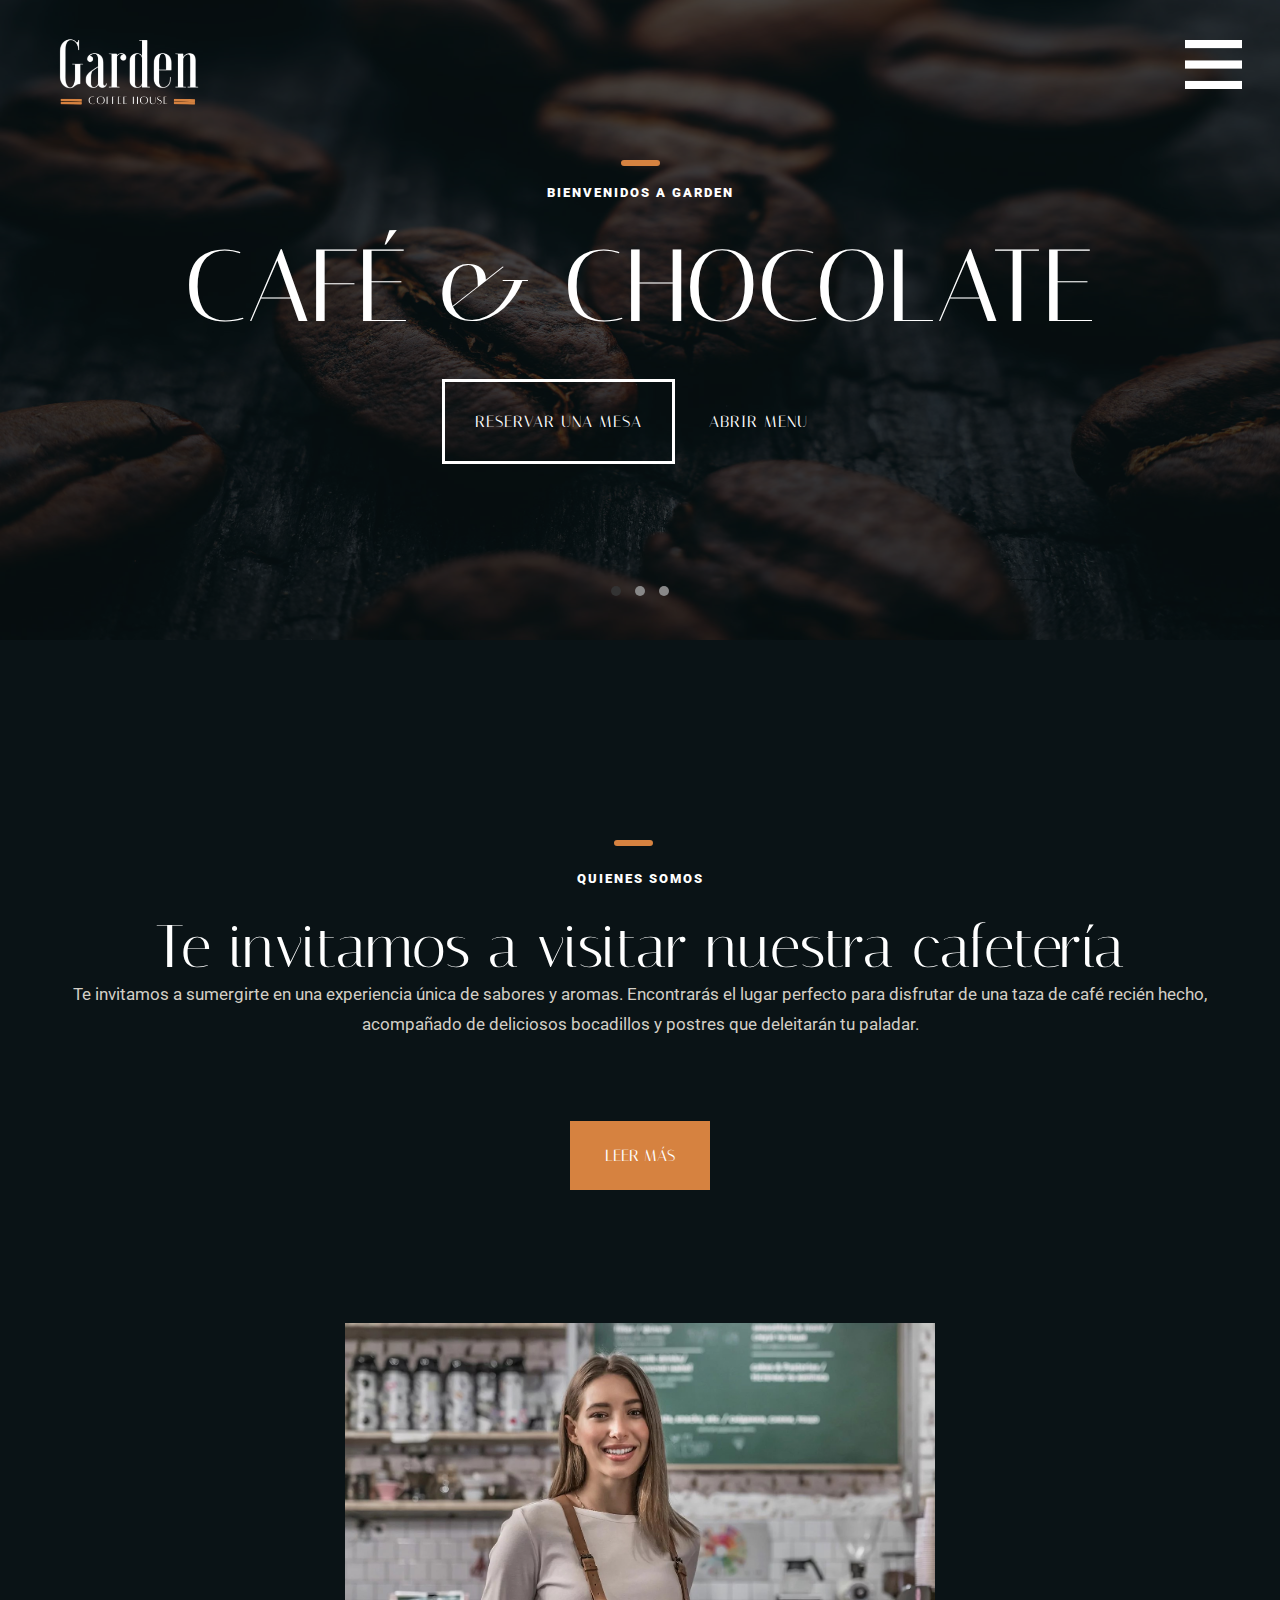
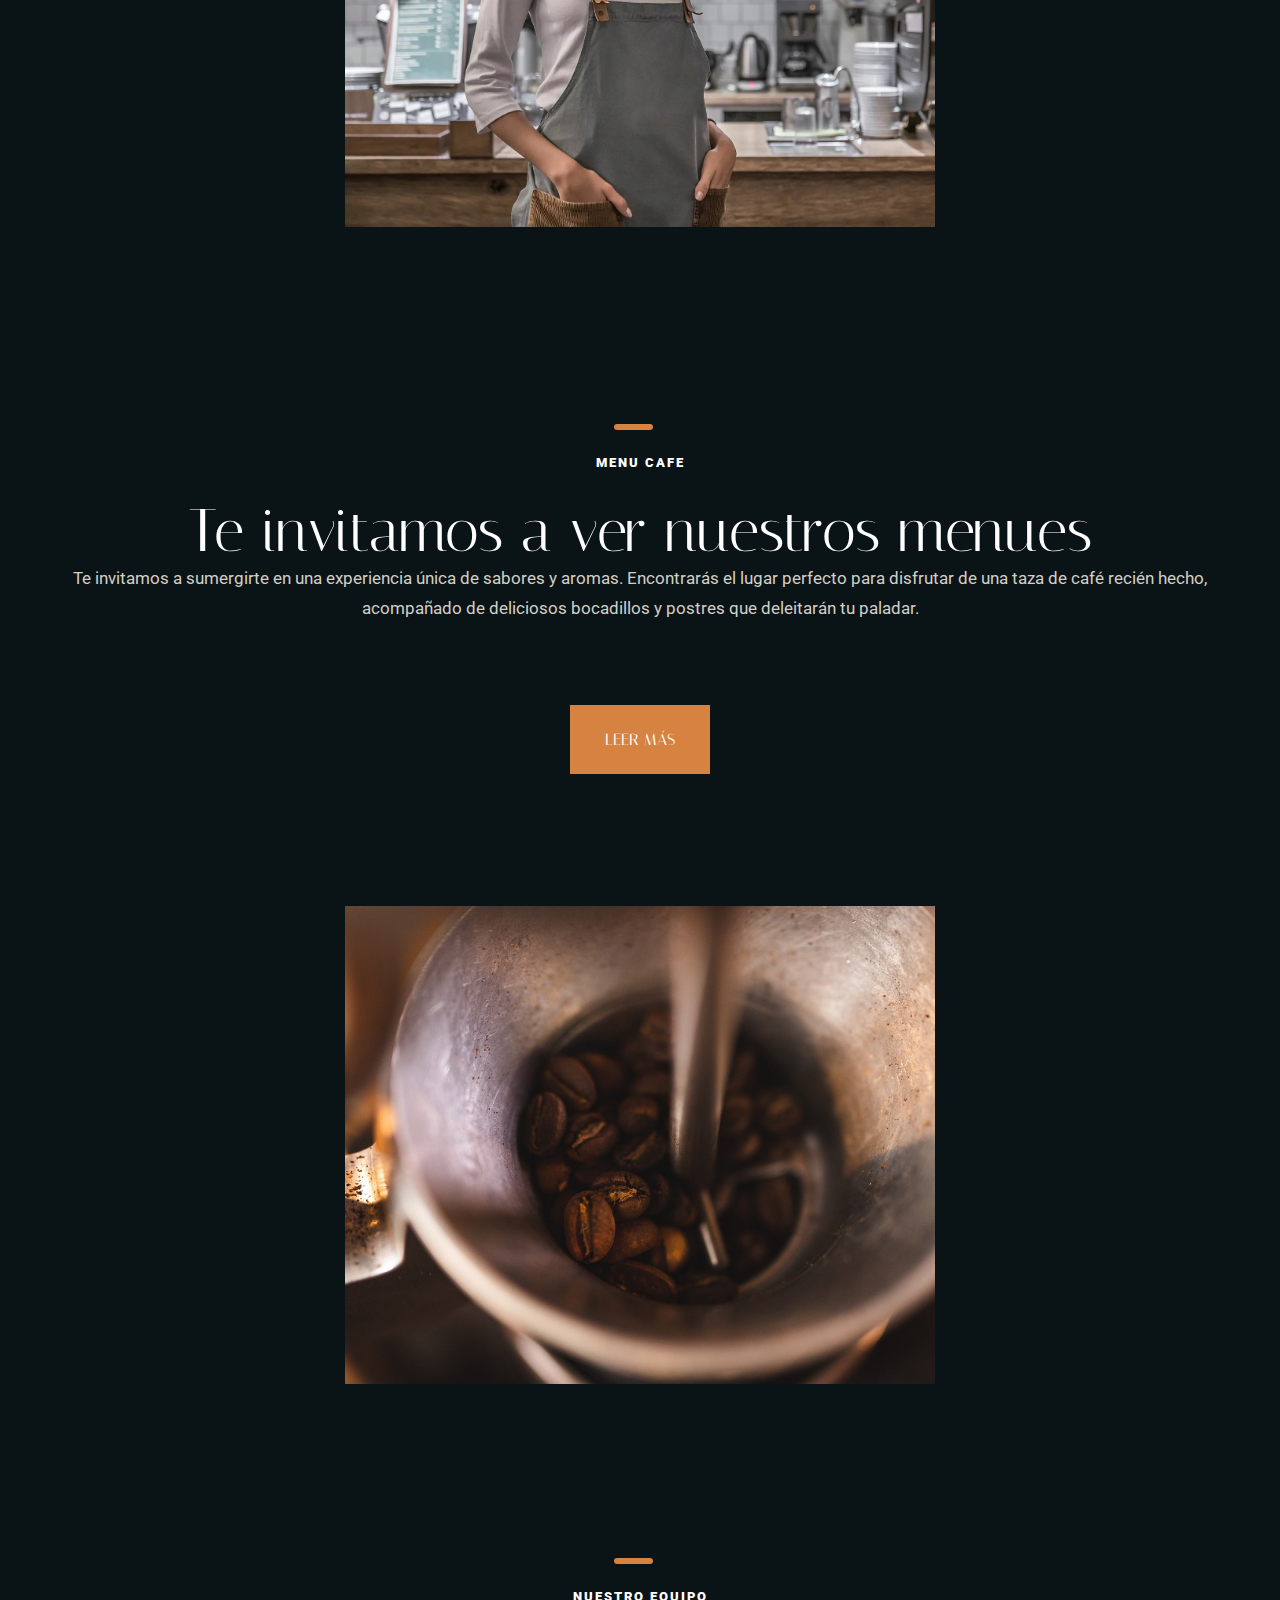
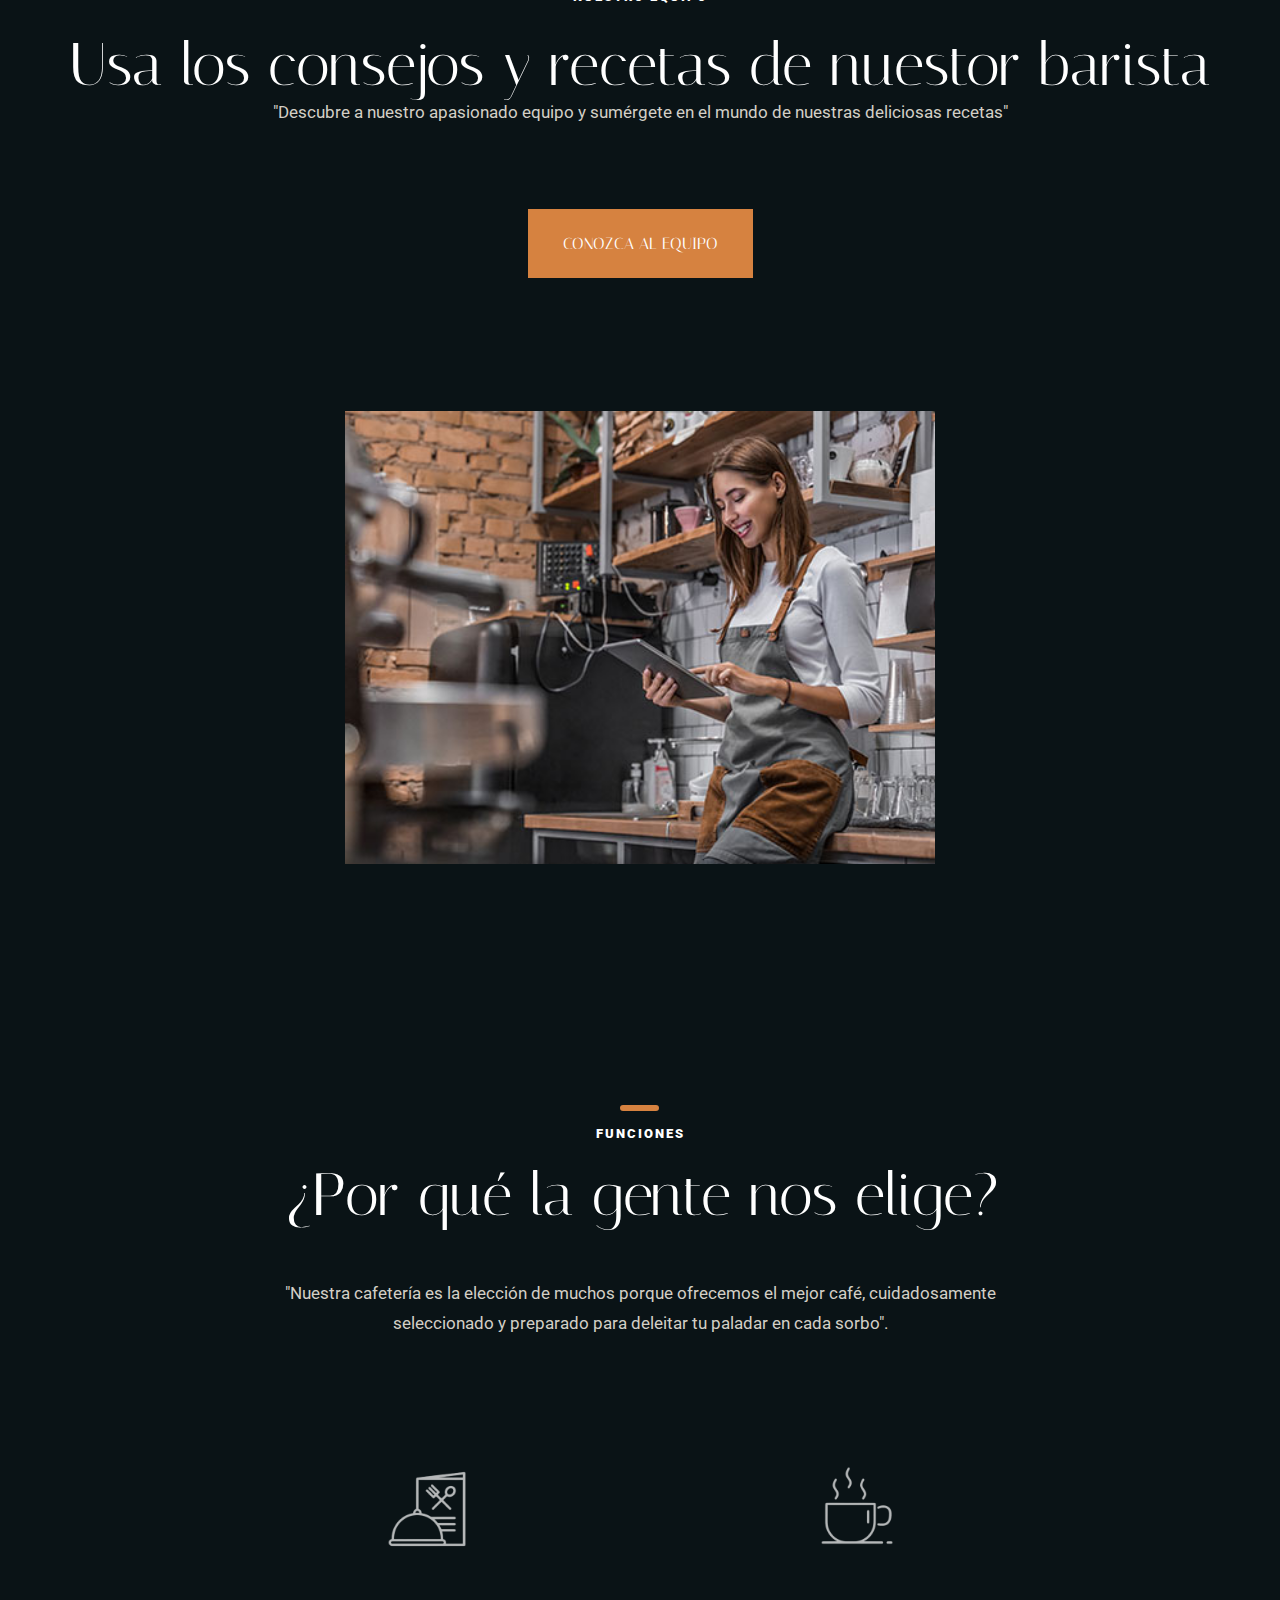
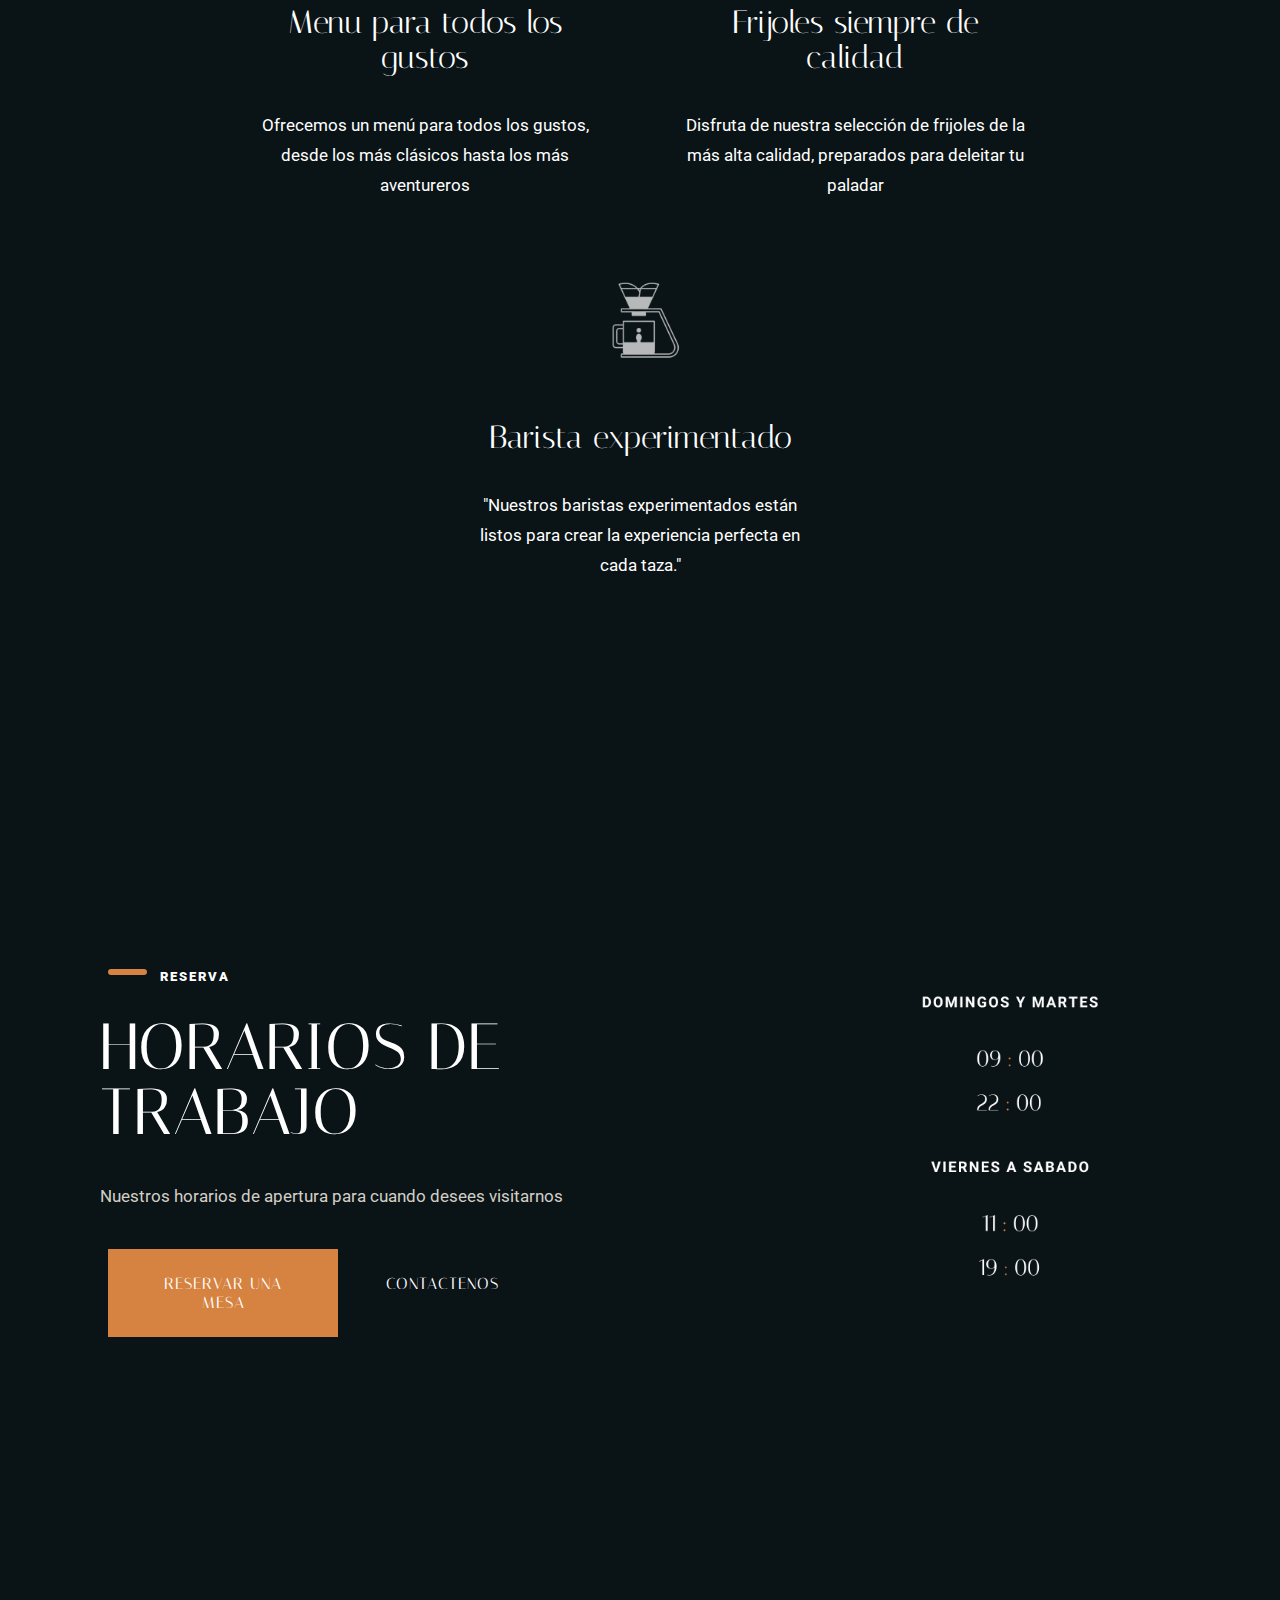
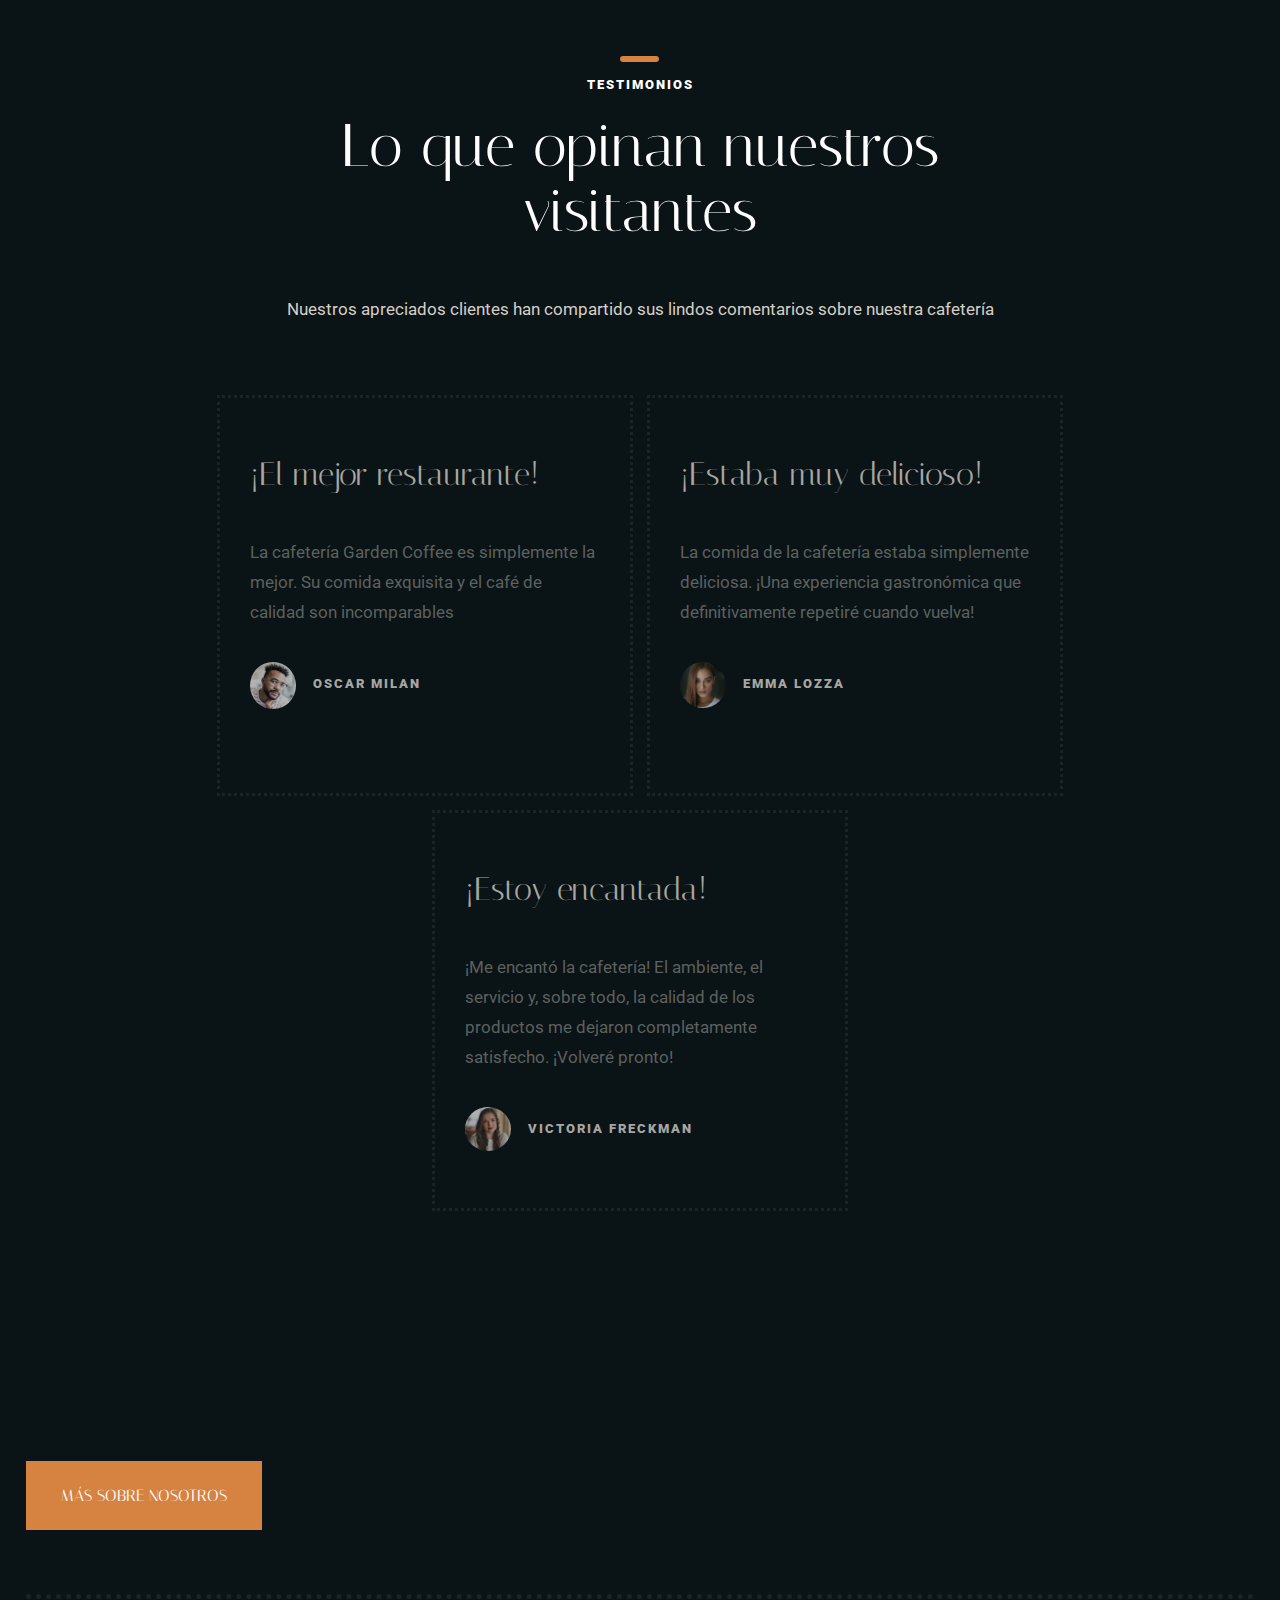
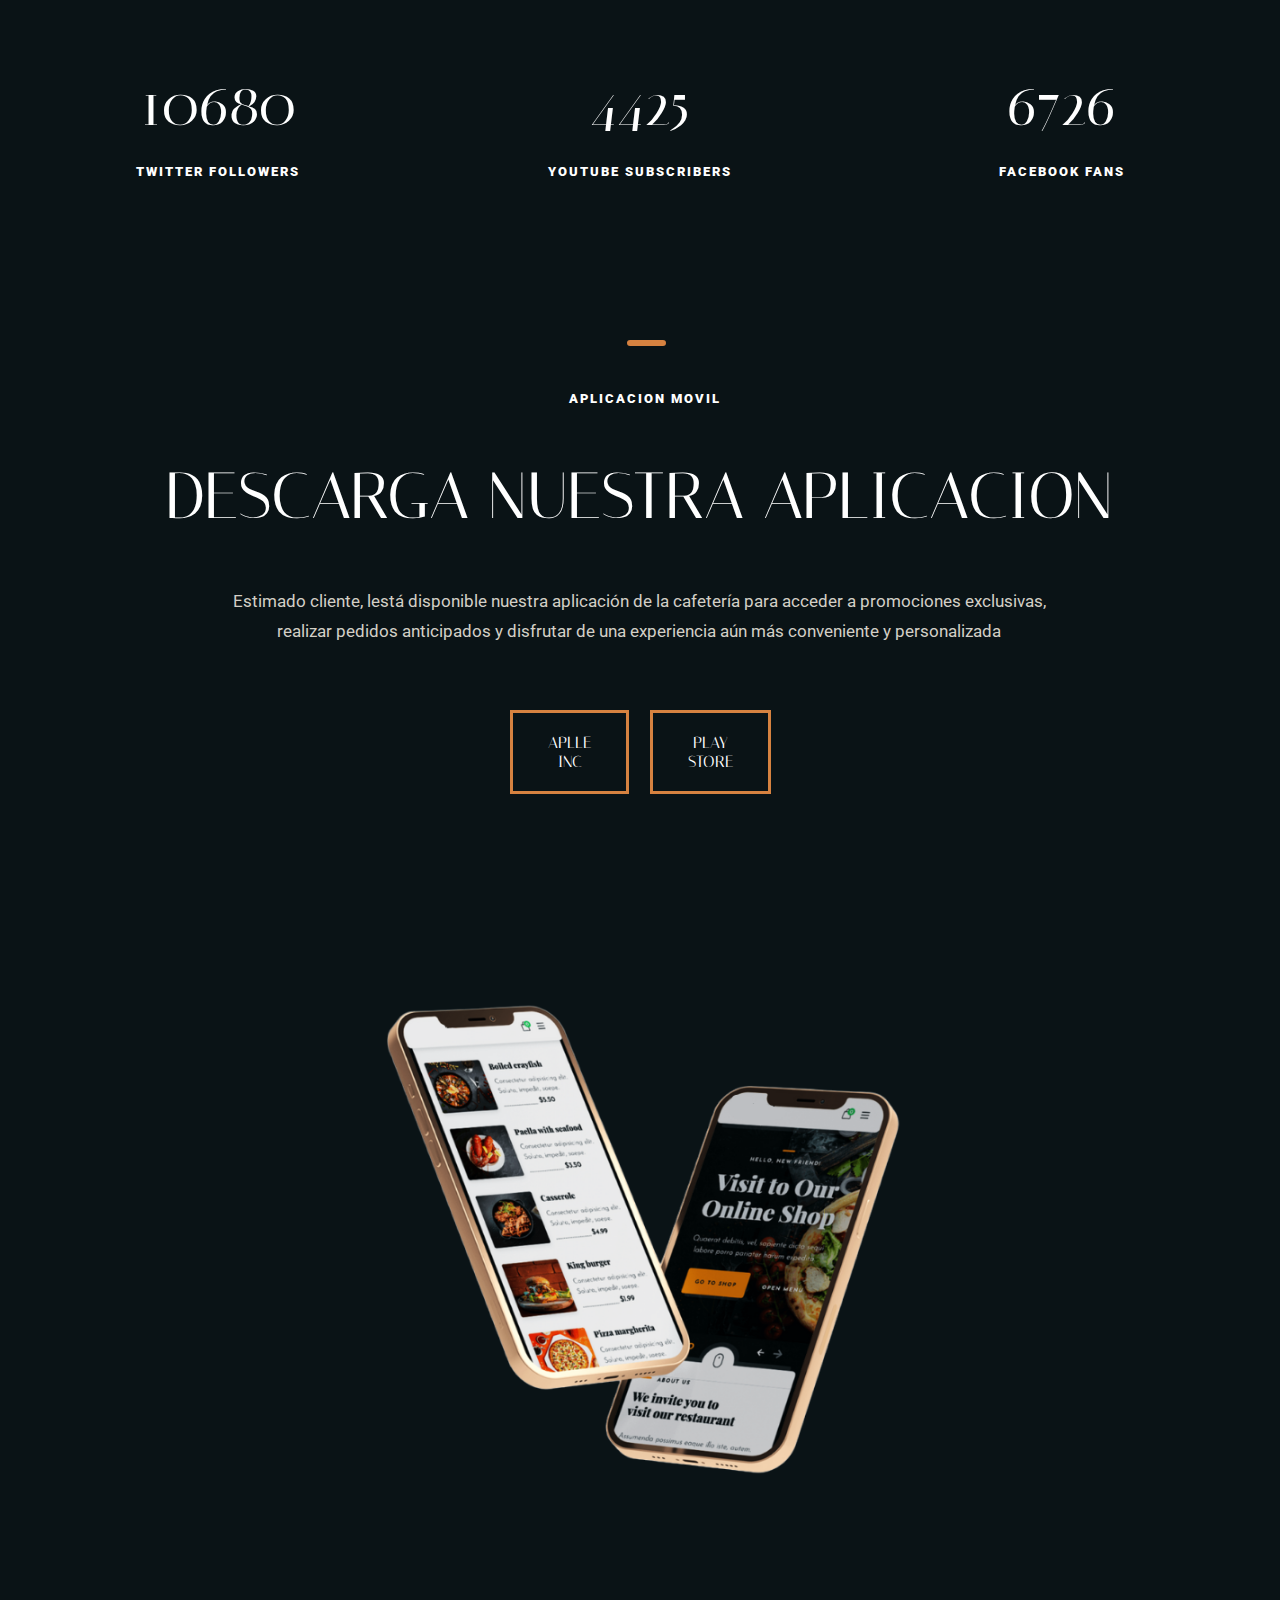
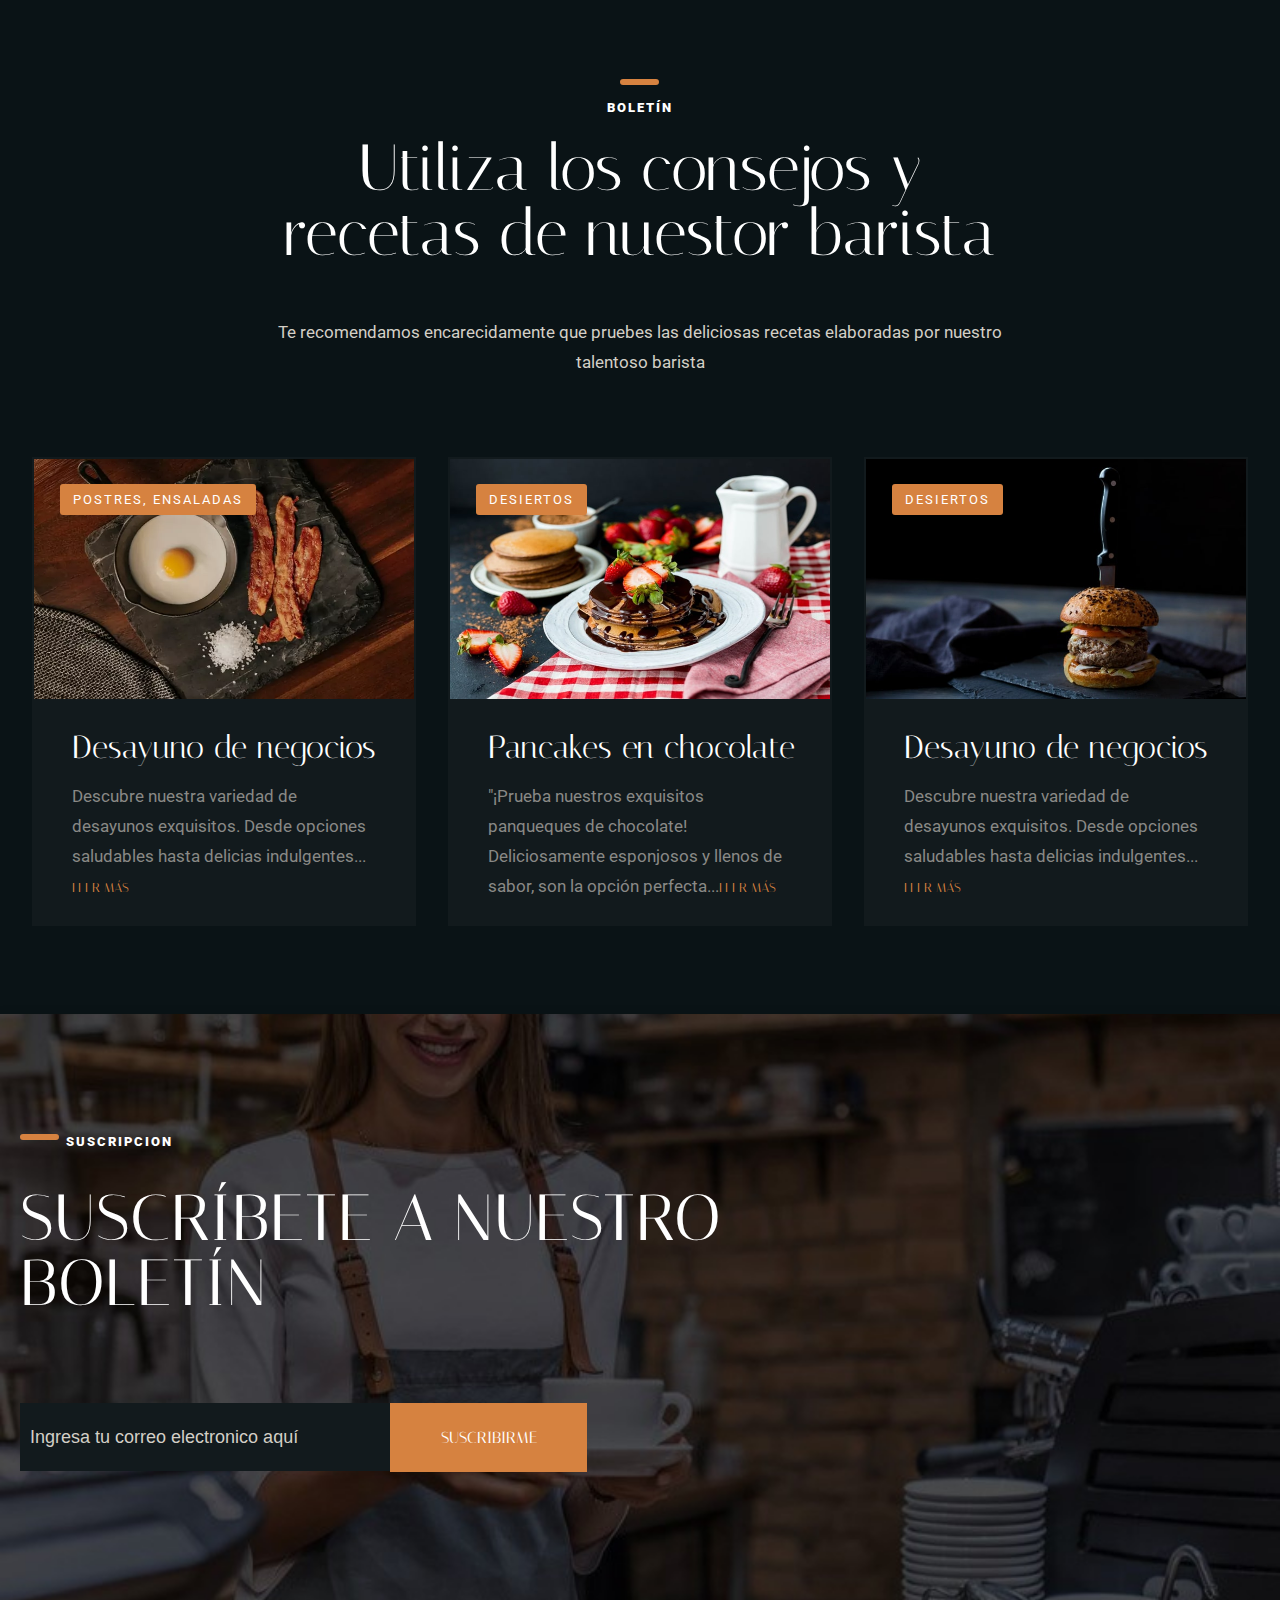
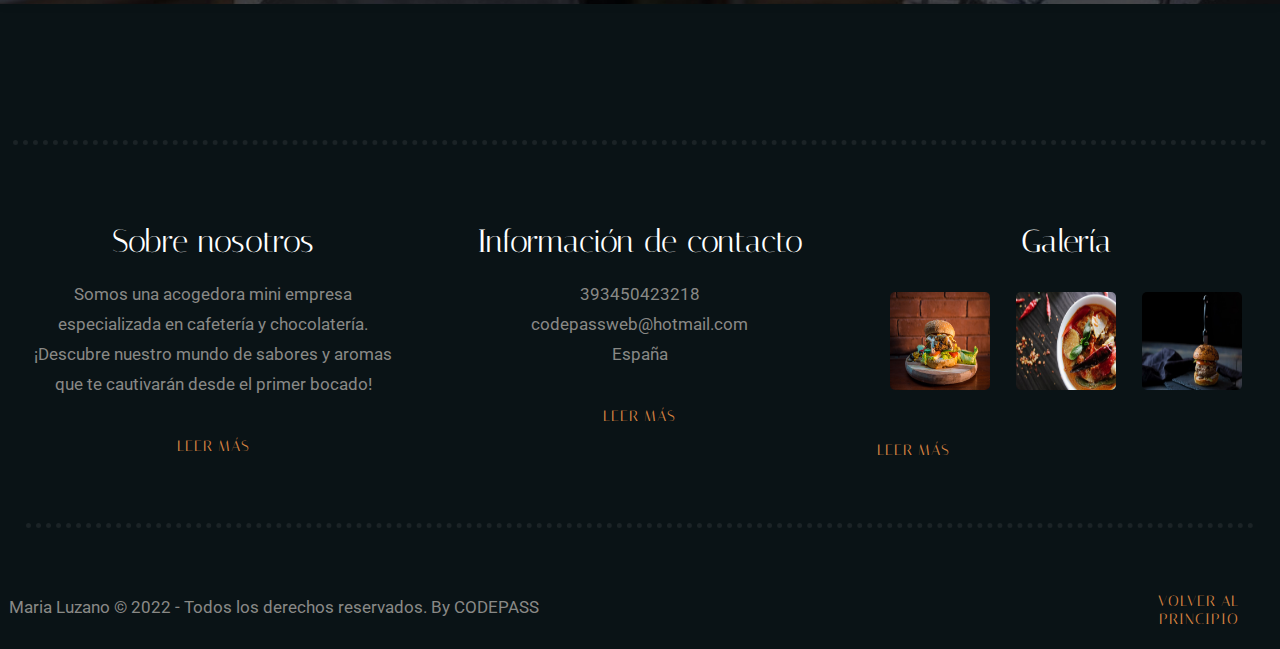
<file: index.html>
<!DOCTYPE html>
<html lang="es">
<head>
  <meta charset="UTF-8">
  <meta name="viewport" content="width=device-width, initial-scale=1.0">
  <title>Banner con efecto ondeado y controles</title>
  <link rel="icon" href="img/logoico.ico">
  <link rel="stylesheet" href="style.css">
</head>
<body>

<header>
    <img class="logo-1" src="img/logo.png" alt="" />
    <div class="menu container">

        <input type="checkbox" id="menu" />
        <label for="menu">
          <img src="img/menu.png" class="menu-icono" alt="" />
        </label>
        <nav class="navbar">
          <div class="menu-1">
            <ul>
                <li><a href="index.html">Home</a></li>
                <li><a href="menues.html">Menu</a></li>
                <li><a href="reservacion.html">Reservacion</a></li>
                <li><a href="blog.html">Blog</a></li>
                <li><a href="contacto.html">Contacto</a></li>
              </ul>
          </div>

        <div class="boton-reservacion">
            <a href="reservacion.html">
                <button class="btn-reservacion">RESERVACION</button>
            </a>
        </div>
        </nav>
    </div>

</header>

<section class="ban-container">
<div class="banner">
    <div class="fondo-1">
        <div class="slide active">
        <div class="texto">
            <div class="divider-1"></div>
        <h1 class="titulo-garden">Bienvenidos a Garden</h1>
        <h2 class="subtitulo-garden">CAFÉ & CHOCOLATE</h2>
        <a href="reservacion.html">
            <button class="btn-border">RESERVAR UNA MESA</button> 
        </a>
        <a href="menues.html">
            <button class="btn-texto">ABRIR MENU</button>
        </a>
        </div>
        <img src="img/caffegrano.jpg">

    </div>
    </div>
    <div class="fondo-2">
        <div class="slide">
            <div class="texto">
        <div class="divider-2"></div>
        <h1 class="titulo-garden">HOLA!</h1>
        <h2 class="subtitulo-garden">RESERVA UNA MESA</h2>
        <a href="reservacion.html">
            <button class="btn-border">RESERVAR UNA MESA</button> 
        </a>
        <a href="menues.html">
            <button class="btn-texto">ABRIR MENU</button>
        </a>
    </div>
    <img src="img/moza.jpg">

</div>

</div>
    <div class="fondo-3">
        <div class="slide">
            <div class="texto">
        <div class="divider-3"></div>
        <h1 class="titulo-garden">DULCE GUSTO</h1>
        <h2 class="subtitulo-garden">VISITA NUESTRO BLOG</h2>
        <a href="blog.html">
            <button class="btn-border">IR AL BLOG</button>
        </a>
        <a href="menues.html">
            <button class="btn-texto">ABRIR MENU</button>
        </a>
        </div>
        <img src="img/cafe.jpg">
    </div>
</div>
<div class="controls">
    <span class="control" onclick="changeSlide(0)"></span>
    <span class="control" onclick="changeSlide(1)"></span>
    <span class="control" onclick="changeSlide(2)"></span>
</div>
</div>
</section>

<section class="quienessomos">
            
    <div class="titulo-cafe">
        <div class="divider-4"></div>
        <h1>Quienes somos</h1>
        <h2>Te invitamos a visitar nuestra cafetería</h2>
        <p>Te invitamos a sumergirte en una experiencia única de sabores y aromas. 
            Encontrarás el lugar perfecto para disfrutar de una taza de café recién hecho, 
            acompañado de deliciosos bocadillos y postres que deleitarán tu paladar.</p>
            <a href="contacto.html#local">
                <button class="btn-cafe">LEER MÁS</button>
            </a>
    </div>
    <div class="titulo-cafe">
        <img class="img-titulocafe" src="img/moza22.jpg" alt="">
    </div>
</section>

<section class="cafe">
    <div class="txt-menucafe">
        <img class="img-menucafe" src="img/cafemolido.jpg" alt="">
    </div>
    <div class="txt-menucafe">
            <div class="divider-5"></div>
            <h1>MENU CAFE</h1>
            <h2>Te invitamos a ver nuestros menues</h2>
            <p>Te invitamos a sumergirte en una experiencia única de sabores y aromas. 
                Encontrarás el lugar perfecto para disfrutar de una taza de café recién hecho, 
                acompañado de deliciosos bocadillos y postres que deleitarán tu paladar.</p>
            <a href="menues.html">
                <button class="btn-menucafe">LEER MÁS</button>
            </a>
        </div>


</section>
<section class="section-equipo">
    <div class="txt-equipo">
            <div class="divider-6"></div>
            <h1>NUESTRO EQUIPO</h1>
            <h2>Usa los consejos y recetas de nuestor barista</h2>
            <p>"Descubre a nuestro apasionado equipo y sumérgete en el mundo de nuestras 
                deliciosas recetas"</p>
                <a href="team.html">
                    <button class="btn-equipo">CONOZCA AL EQUIPO</button>
                </a>
        </div>
        <div class="txt-equipo">
            <img class="img-equipo" src="img/moza3.jpg" alt="">
        </div>

</section>


        <div class="eleginos">
            <div class="txt-eleginos">
                <div class="divider-eleginos"></div>
                <h1>FUNCIONES</h1>
                <h2>¿Por qué la gente nos elige?</h2>
                <p>"Nuestra cafetería es la elección de muchos porque ofrecemos el mejor café, 
                    cuidadosamente seleccionado y preparado para deleitar tu paladar en cada sorbo".</p>
            </div>
        </div>

        <section class="destacados">
                <div class="box">
                    <div class="img-box">
                    <img src="img/menuu.png" alt="">
                    </div>
                    <h2>Menu para todos los gustos</h2>
                    <p>Ofrecemos un menú para todos los gustos, desde los más clásicos hasta los más aventureros</p>
                </div>
                <div class="box">
                    <div class="img-box">
                    <img src="img/frijoles.png" alt="">
                    </div>
                    <h2>Frijoles siempre de calidad</h2>
                    <p>Disfruta de nuestra selección de frijoles de la más alta calidad, preparados para deleitar tu paladar</p>
                </div>
                <div class="box">
                    <div class="img-box">
                    <img class="img-box" src="img/barista.png" alt="">
                    </div>
                    <h2>Barista experimentado</h2>
                    <p>"Nuestros baristas experimentados están listos para crear la experiencia perfecta en cada taza."</p>
                </div>
        </section>
        <section class="horabar">
            <div class="horario-box">
              <div class="divider-horarios"></div>
              <h1>RESERVA</h1>
              <h2>HORARIOS DE TRABAJO</h2>
              <p>Nuestros horarios de apertura para cuando desees visitarnos</p>
              <a href="reservacion.html">
                  <button class="btn-horarios">RESERVAR UNA MESA</button>
              </a>
              <a href="https://wa.me/3450423218">
                  <button class="btn-horario">CONTACTENOS</button>
              </a>
            </div>
            <div class="img-horarios">
                <img src="img/cuadro.png" alt="">
            </div>
      
        </section>

        <div class="comentarios">
            <div class="titulocomentarios">
                <div class="divider-eleginos"></div>
                <h1>TESTIMONIOS</h1>
                <h2>Lo que opinan nuestros visitantes</h2>
                <p>Nuestros apreciados clientes han compartido sus lindos comentarios sobre nuestra cafetería</p>
            </div>
        </div>

    <section class="container-testimonios">
            <div class="cliente">
                    <h1>¡El mejor restaurante!</h1>
                    <p>La cafetería Garden Coffee es simplemente la mejor. Su comida exquisita y el café de calidad son incomparables</p>
                <div class="img-cliente">
                    <img src="img/cliente2.webp">
                    <h1>OSCAR MILAN</h1>
                </div>
            </div>
            <div class="cliente">
                    <h1>¡Estaba muy delicioso!</h1>
                    <p>La comida de la cafetería estaba simplemente deliciosa. ¡Una experiencia gastronómica que definitivamente repetiré cuando vuelva!</p>
                <div class="img-cliente">
                    <img src="img/cliente1.webp">
                    <h1>EMMA LOZZA</h1>
                </div>
            </div>
            <div class="cliente">
                    <h1>¡Estoy encantada!</h1>
                    <p>¡Me encantó la cafetería! El ambiente, el servicio y, sobre todo, la calidad de los
                        productos me dejaron completamente satisfecho. ¡Volveré pronto!
                    </p>
                <div class="img-cliente">
                    <img src="img/cliente3.webp">
                    <h1>VICTORIA FRECKMAN</h1>
                </div>
            </div>
        </section>
            <div class="boton-testimonios">
                <a href="team.html">
                    <button div class="btn-testimonios">MÁS SOBRE NOSOTROS</button>
                </a>
            </div>


        <div class="divider-p"></div>

        <section>
            <div class="incremento-redes">
                <div class="counter-container">
                    <div class="counter" data-target="12000"></div>
                    <span>Twitter Followers</span>

                  </div>
              
                  <div class="counter-container">
                    <div class="counter" data-target="5000"></div>
                    <span>YouTube Subscribers</span>

                  </div>
              
                  <div class="counter-container">
                    <div class="counter" data-target="7500"></div>
                    <span>Facebook Fans</span>

                  </div>
            </div>        
        </section>

     <section class="app">

        <div class="titulo-app">
                <div class="divider-app"></div>
                <h1>APLICACION MOVIL</h1>
                <h2>DESCARGA NUESTRA APLICACION</h2>
                <p>Estimado cliente, lestá disponible nuestra aplicación de la cafetería para acceder a 
                   promociones exclusivas, realizar pedidos anticipados y disfrutar de una experiencia aún 
                   más conveniente y personalizada
                </p>
                <div class="botones-aplicacion">
            <a href="#">
                <button class="btn-app">APLLE INC</button>
            </a>
            <a href="#">
                <button class="btn-aplicacion">PLAY STORE</button>
            </a>
            </div>
            </div>
            <div class="img-app">
                <img src="img/movil.png" alt="">
            </div>
        </div>

</section>

        <div class="boletin">
            <div class="titulo-boletin">
                <div class="divider-boletin"></div>
                <h1>BOLETÍN</h1>
                <h2>Utiliza los consejos y recetas de nuestor barista</h2>
                <p>Te recomendamos encarecidamente que pruebes las deliciosas recetas elaboradas por nuestro talentoso barista</p>
            </div>
        </div>

        <section class="recetas">
            <div class="pack-receta">
                <div class="imagen-txt">
                    <div class="boton-receta">
                        <button class="btn-postres">POSTRES, ENSALADAS</button>
                    </div>
                    <img class="img-1" src="img/bacon.webp">
                </div>
                <div class="txt-receta">
                    <h1>Desayuno de negocios</h1>
                    <p>Descubre nuestra variedad de desayunos exquisitos. Desde opciones saludables hasta delicias
                         indulgentes...<a href="menues.html"><button> LEER MÁS</button></a>
                    </p>
                </div>
            </div>


            <div class="pack-receta">
                <div class="imagen-txt">
                    <div class="boton-receta">
                        <button>DESIERTOS</button>
                    </div>
                    <img class="img-2" src="img/cake.jpg">
                </div>
                <div class="txt-receta">
                    <h1>Pancakes en chocolate</h1>
                    <p>"¡Prueba nuestros exquisitos panqueques de chocolate! Deliciosamente esponjosos
                         y llenos de sabor, son la opción perfecta...<a href="menues.html"><button>LEER MÁS</button></a>
                    </p>
                </div>
            </div>


            <div class="pack-receta">
                <div class="imagen-txt">
                    <div class="boton-receta">
                        <button>DESIERTOS</button>
                    </div>
                    <img class=" img-3" src="img/burguer.jpg">
                </div>
                <div class="txt-receta">
                    <h1 class="h1-receta">Desayuno de negocios</h1>
                    <p class="p2-receta">Descubre nuestra variedad de desayunos exquisitos. Desde opciones saludables hasta delicias
                        indulgentes...<a href="menues.html"><button>LEER MÁS</button></a>
                    </p>
                </div>
            </div>
        </section>
        <br><br><br><br>

        <div class="suscripcion">
            <div class="divider-suscripcion"></div>
            <h1 class="titulo-suscripcion">SUSCRIPCION</h1>
            <h2 class="subtitulo-suscripcion">SUSCRÍBETE A NUESTRO BOLETÍN</h2>
    <form class="botones-suscripcion" method="POST" action="mailto:codepassweb@hotmail.com">
        <input type="txt" class="email" placeholder="Ingresa tu correo electronico aquí">
    <button type="submit" class="btn-submit">SUSCRIBIRME</button>
  </form>
  </div>
  <br><br><br><br>

        <footer>
            <div class="divider-footer"></div>

            <div class="footer-sesion">
                <div class="sesion">
                    <div class="titulo-sesion">
                        <h1>Sobre nosotros</h1>
                        <p>Somos una acogedora mini empresa especializada en cafetería y chocolatería. 
                            ¡Descubre nuestro mundo de sabores y aromas que te cautivarán desde el primer bocado!
                        </p>
                        <a href="team.html"><button>LEER MÁS</button></a>
                    </div>
                </div>
                <div class="sesion">
                    <div class="titulo-sesion">
                        <h1>Información de contacto</h1>
                        <p>393450423218</p>
                        <p>codepassweb@hotmail.com</p>
                        <p>España</p>
                        <a href="contacto.html"><button>LEER MÁS</button></a>
                    </div>
                </div>
                <div class="sesion">
                    <div class="titulo-sesion">
                        <h1>Galería</h1>
                    </div>
                    <div class="img-footer">
                        <img class="imagen-1" src="img/burguer2.jpg" alt="">
                        <img class="imagen-2" src="img/pasta.jpg" alt="">
                        <img class="imagen-3" src="img/burguer.jpg" alt="">
                    </div>
                    <a href="menues.html"><button>LEER MÁS</button></a>
                    </div>
                </div>
            </div>
            <div class="divider-final"></div>
            <div class="copyright">
                <div class="descripcion">
                    <p>Maria Luzano &copy; 2022 - Todos los derechos reservados. By CODEPASS</p>
                </div>
                <a href="index.html"><button>VOLVER AL PRINCIPIO</button></a>
            </div>
        </footer>
        
        <script src="script.js"></script>
    </body>
</html>
</file>
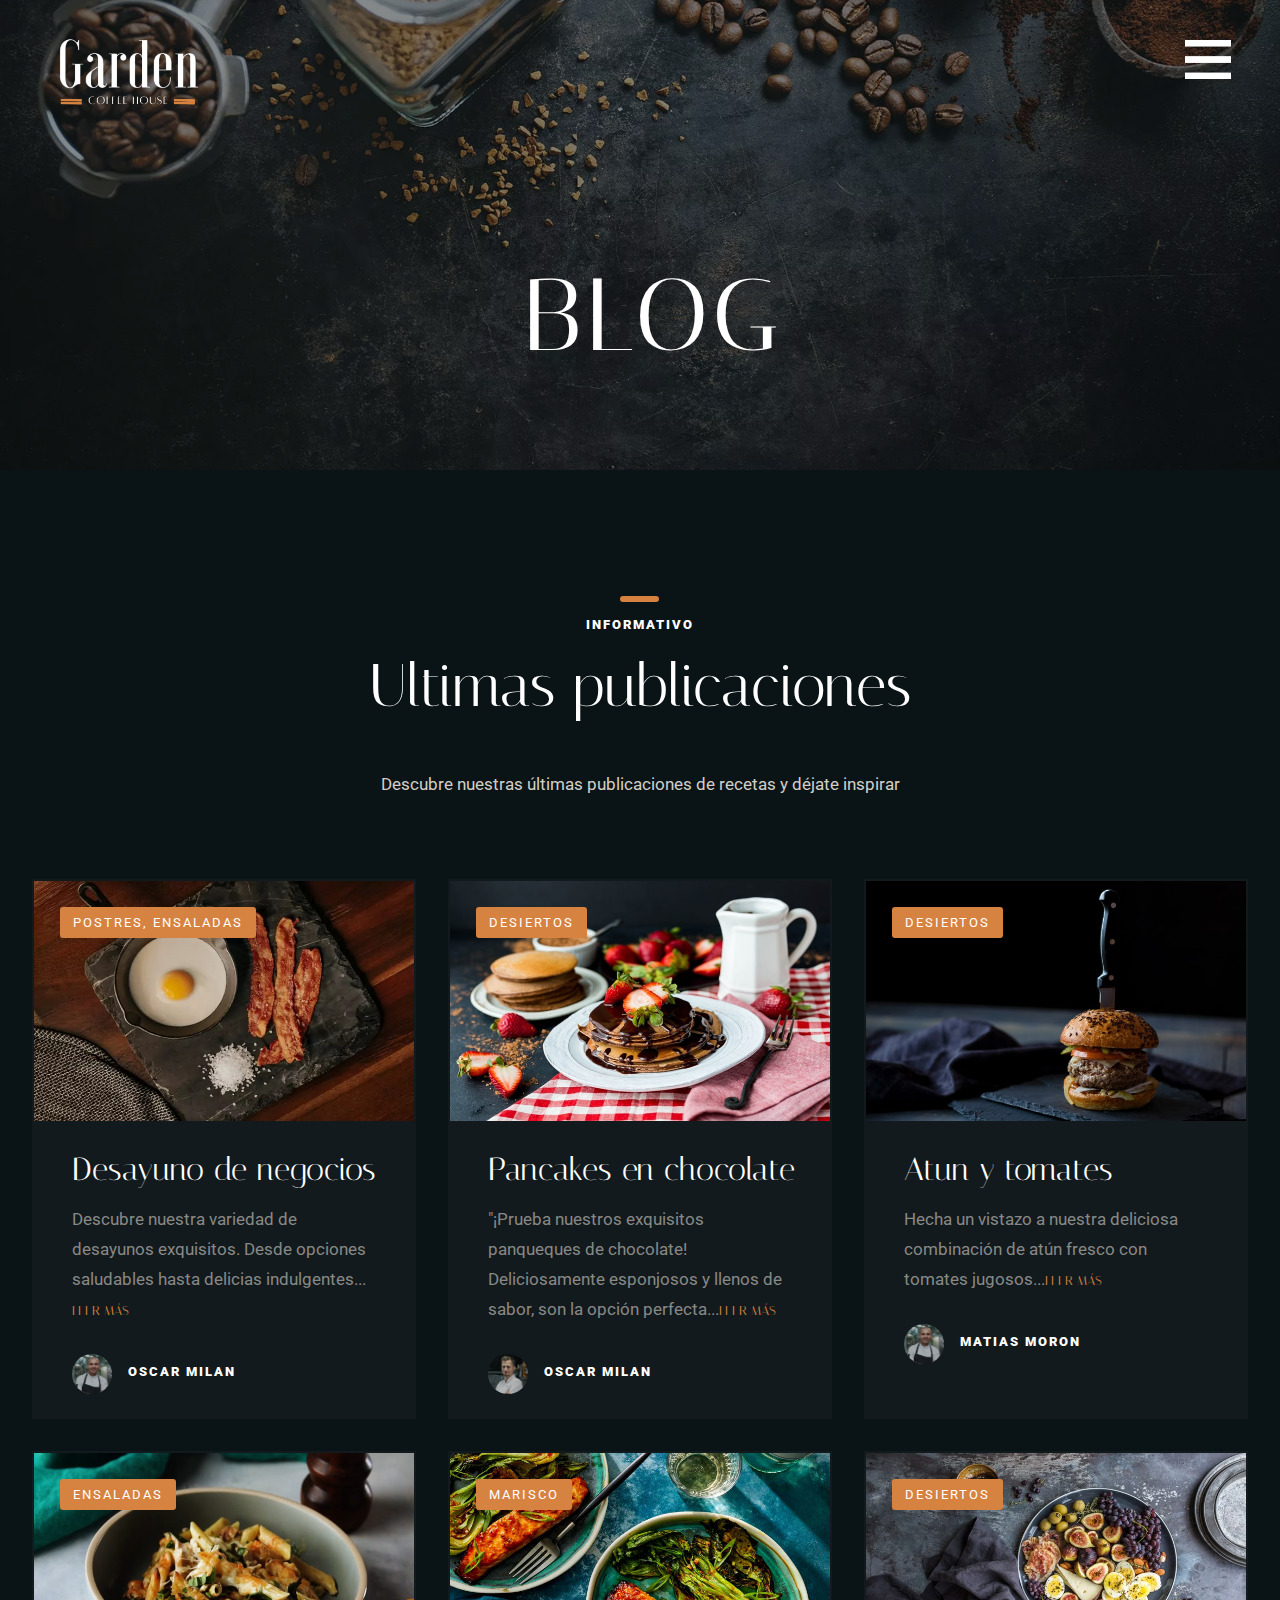
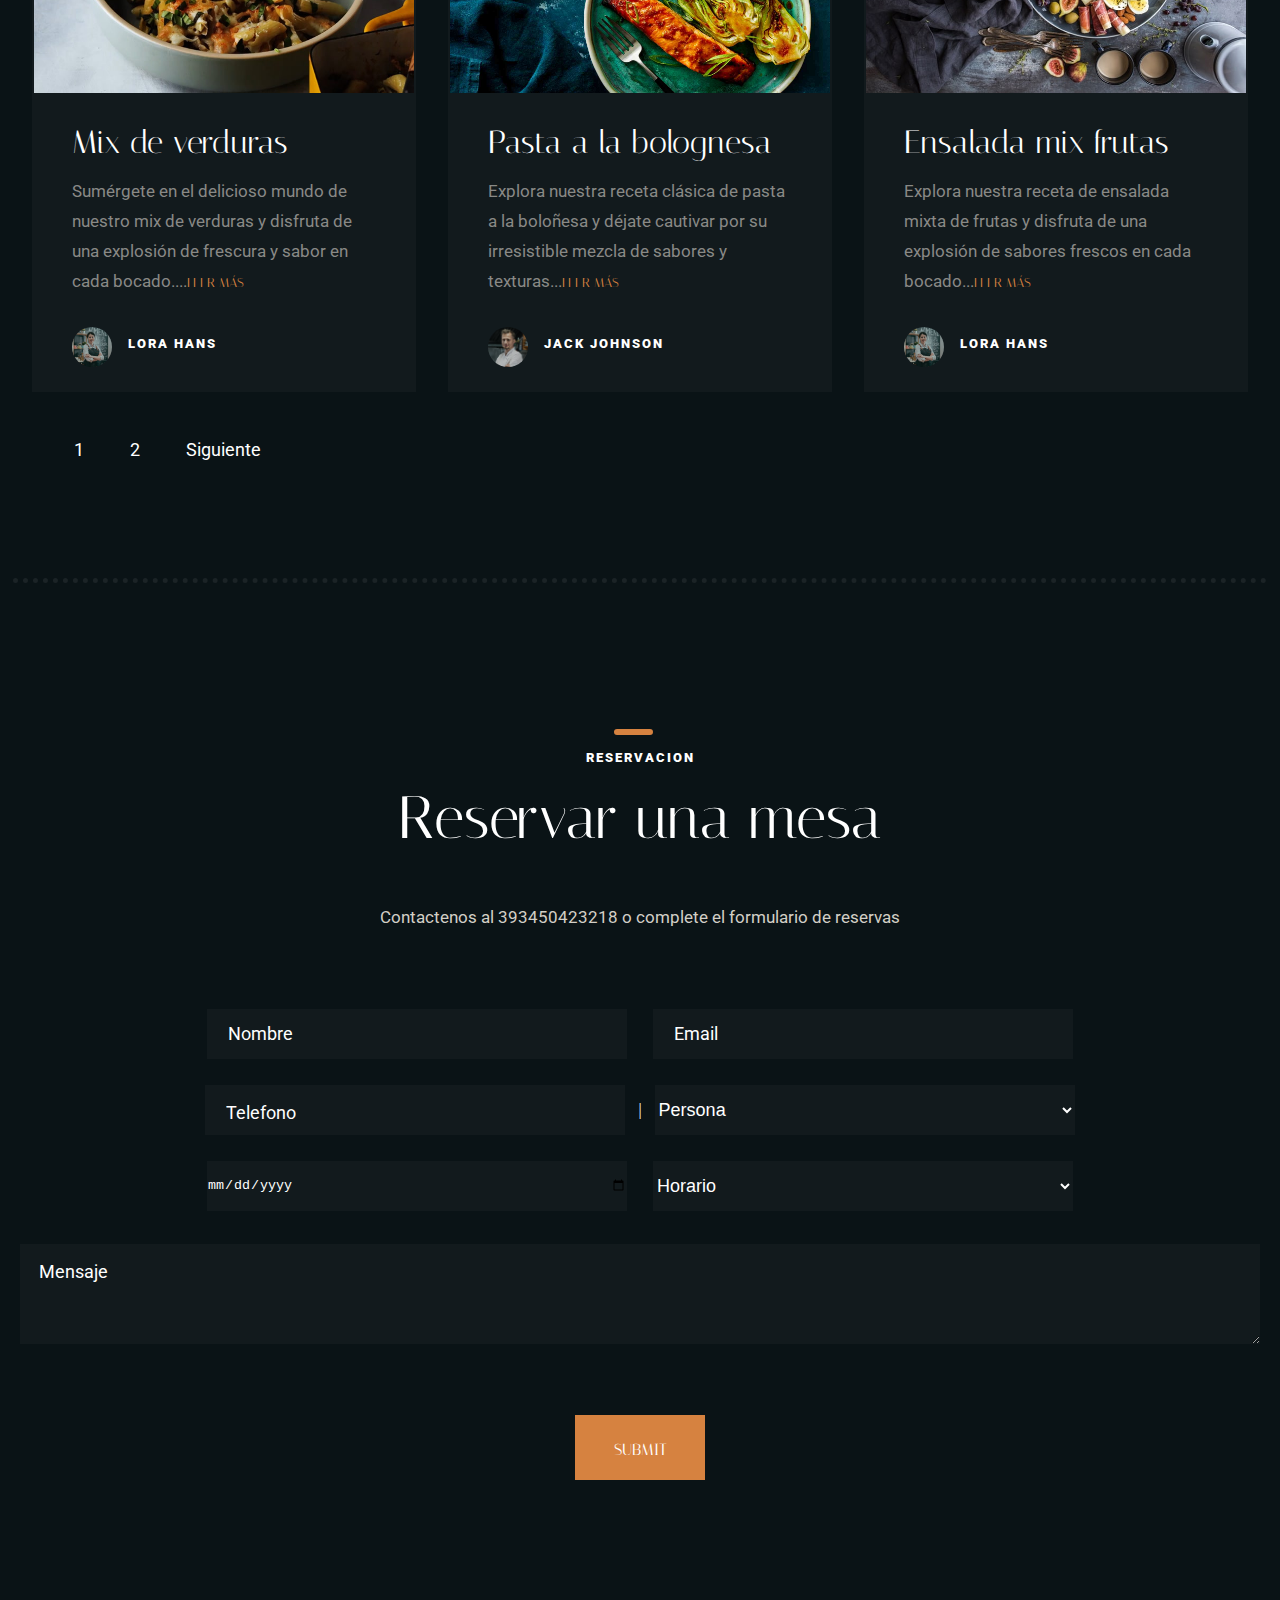
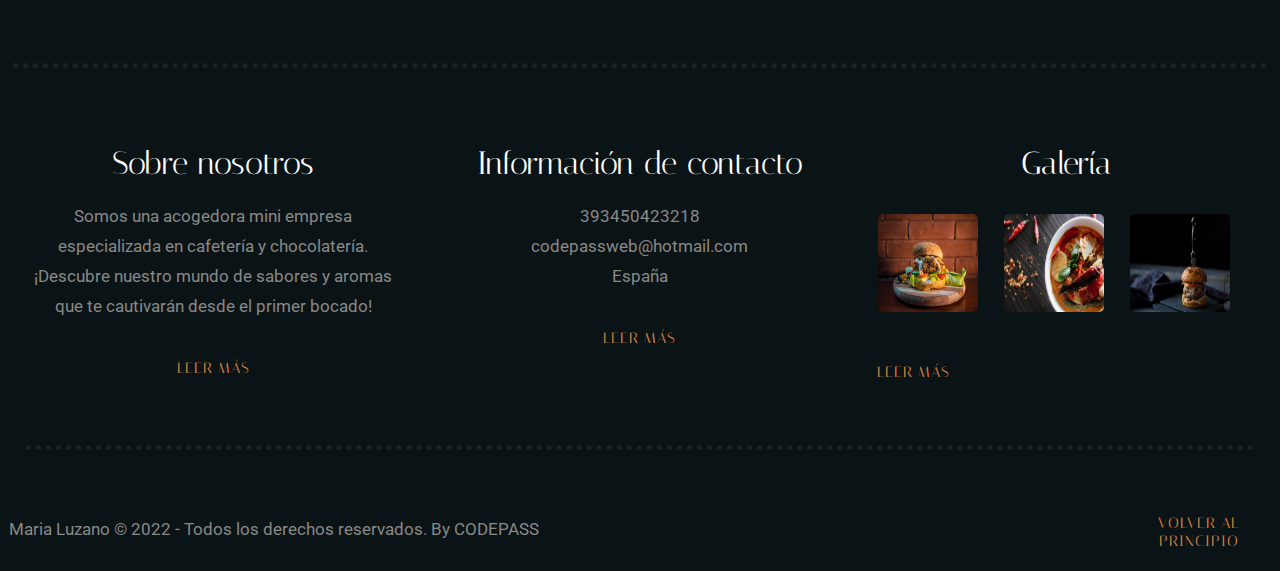
<file: blog.html>
<!DOCTYPE html>
<html lang="es">
<head>
  <meta charset="UTF-8">
  <meta name="viewport" content="width=device-width, initial-scale=1.0">
  <title>Banner con efecto ondeado y controles</title>
  <link rel="stylesheet" href="blog.css">
</head>
<body>


    <header>
        <img class="logo-1" src="img/logo.png" alt="" />
        <div class="menu container">
    
            <input type="checkbox" id="menu" />
            <label for="menu">
              <img src="img/menu.png" class="menu-icono" alt="" />
            </label>
            <nav class="navbar">
              <div class="menu-1">
                <ul>
                  <li><a href="index.html">Home</a></li>
                  <li><a href="menues.html">Menu</a></li>
                  <li><a href="reservacion.html">Reservacion</a></li>
                  <li><a href="blog.html">Blog</a></li>
                  <li><a href="contacto.html">Contacto</a></li>
                </ul>
              </div>
    
            <div class="boton-reservacion">
                <a href="reservacion.html">
                    <button class="btn-reservacion">RESERVACION</button>
                </a>
            </div>
            </nav>
          </div>
    
    </header>

<div class="banner">
    <div class="titulos">
        <h2 class="titulo">BLOG</h2>
    </div>
</div>


<div class="publicaciones">
    <div class="titulo-publicacion">
        <div class="divider-publicacion"></div>
        <h1>INFORMATIVO</h1>
        <h2>Ultimas publicaciones</h2>
        <p>Descubre nuestras últimas publicaciones de recetas y déjate inspirar</p>
    </div>
</div>

<section class="recetas">
    <div class="pack-receta" id="recetas">
        <div class="imagen-txt">
            <div class="boton-receta">
                <button class="btn-postres">POSTRES, ENSALADAS</button>
            </div>
            <img class="img-1" src="img/bacon.webp">
        </div>
        <div class="txt-receta">
            <h1>Desayuno de negocios</h1>
            <p>Descubre nuestra variedad de desayunos exquisitos. Desde opciones saludables hasta delicias
                 indulgentes...<a href="menues.html"><button> LEER MÁS</button></a>
            </p>
            <div class="img-cliente">
                <img src="img/pela1.jpg">
                <h1>OSCAR MILAN</h1>
            </div>
        </div>
    </div>


    <div class="pack-receta">
        <div class="imagen-txt">
            <div class="boton-receta">
                <button>DESIERTOS</button>
            </div>
            <img class="img-2" src="img/cake.jpg">
        </div>
        <div class="txt-receta">
            <h1>Pancakes en chocolate</h1>
            <p>"¡Prueba nuestros exquisitos panqueques de chocolate! Deliciosamente esponjosos
                 y llenos de sabor, son la opción perfecta...<a href="menues.html"><button>LEER MÁS</button></a>
            </p>
            <div class="img-cliente">
                <img src="img/jack1.jpg">
                <h1>OSCAR MILAN</h1>
            </div>
        </div>
    </div>


    <div class="pack-receta">
        <div class="imagen-txt">
            <div class="boton-receta">
                <button>DESIERTOS</button>
            </div>
            <img class=" img-3" src="img/burguer.jpg">
        </div>
        <div class="txt-receta">
            <h1 class="h1-receta">Atun y tomates</h1>
            <p class="p2-receta">Hecha un vistazo a nuestra deliciosa combinación de atún fresco con tomates jugosos...<a href="menues.html"><button>LEER MÁS</button></a>
            </p>
            <div class="img-cliente">
                <img src="img/pela1.jpg">
                <h1>MATIAS MORON</h1>
            </div>
        </div>
    </div>
    <div class="pack-receta">
        <div class="imagen-txt">
            <div class="boton-receta">
                <button>ENSALADAS</button>
            </div>
            <img class=" img-3" src="img/chicken.jpg">
        </div>
        <div class="txt-receta">
            <h1 class="h1-receta">Mix de verduras</h1>
            <p class="p2-receta">Sumérgete en el delicioso mundo de nuestro mix de verduras y disfruta de una explosión de frescura y sabor en cada bocado....<a href=menues.html"><button>LEER MÁS</button></a>
            </p>
            <div class="img-cliente">
                <img src="img/lora.webp">
                <h1>LORA HANS</h1>
            </div>
        </div>
    </div>
    <div class="pack-receta">
        <div class="imagen-txt">
            <div class="boton-receta">
                <button>MARISCO</button>
            </div>
            <img class=" img-3" src="img/salmon.jpg">
        </div>
        <div class="txt-receta">
            <h1 class="h1-receta">Pasta a la bolognesa</h1>
            <p class="p2-receta">Explora nuestra receta clásica de pasta a la boloñesa y déjate cautivar por su irresistible mezcla de sabores y texturas...<a href="menues.html"><button>LEER MÁS</button></a>
            </p>
            <div class="img-cliente">
                <img src="img/jack1.jpg">
                <h1>JACK JOHNSON</h1>
            </div>
        </div>
    </div>
    <div class="pack-receta">
        <div class="imagen-txt">
            <div class="boton-receta">
                <button>DESIERTOS</button>
            </div>
            <img class=" img-3" src="img/ensalada.jpg">
        </div>
        <div class="txt-receta">
            <h1 class="h1-receta">Ensalada mix frutas</h1>
            <p class="p2-receta">Explora nuestra receta de ensalada mixta de frutas y disfruta de una explosión de sabores frescos en cada bocado...<a href="menues.html"><button>LEER MÁS</button></a>
            </p>
            <div class="img-cliente">
                <img src="img/lora.webp">
                <h1>LORA HANS</h1>
            </div>
        </div>
    </div>
</section>
<div class="paginas">
    <a href="blog.html#recetas">
        <button class="btn-1">1</button>
    </a>
    <a href="blog2.html#recetas2">
        <button class="btn-2">2</button>
    </a>
    <a href="blog2.html#recetas2">
        <button class="siguiente">Siguiente</button>
    </a>
</div>
<br><br>

<div class="divider-footer"></div>

<div class="reservaciones">
    <div class="titulo-reservacion">
        <div class="divider-reservacion"></div>
        <h1>RESERVACION</h1>
        <h2>Reservar una mesa</h2>
        <p>Contactenos al 393450423218 o complete el formulario de reservas</p>
    </div>
</div>
<form action="mailto:codepassweb@hotmail.com" method="POST" class="form-contacto"> 
    <input type="text" name="nombre" placeholder="Nombre">
    <input type="text" name="email" placeholder="Email">
    <input type="tel" name="telefono" placeholder="Telefono">|
    <select name="lenguaje" id="Personas" placeholder="Personas">
        <option class="center" id="persona" value="persona">Persona</option>
        <option value="1">1</option>
        <option value="2">2</option>
        <option value="3">3</option>
        <option value="4">4</option>
        <option value="5">5</option>
        <option value="6">6</option>
        <option value="7">7</option>
        <option value="8">8</option>
        <option value="9">9</option>
        <option value="10">10</option>
    </select>
        <input type="date" id="date" name="date" placeholder="Fecha">
        <select name="hora" id="horarios" placeholder="Horarios">
            <option value="horario">Horario</option>
            <option value="10">10:00</option>
            <option value="12">12:00</option>
            <option value="14">14:00</option>
            <option value="18">18:00</option>
            <option value="19">19:00</option>
            <option value="20">20:30</option>
            <option value="21">21:00</option>
            <option value="22">22:00</option>
            <option value="23">23:00</option>
        </select>

        <textarea type="text" name="mensaje" placeholder="Mensaje"></textarea>
        <input type="submit" class="btn-boton" placeholder="Enviar">
</form>

<footer>
    <div class="divider-footer"></div>

    <div class="footer-sesion">
        <div class="sesion">
            <div class="titulo-sesion">
                <h1>Sobre nosotros</h1>
                <p>Somos una acogedora mini empresa especializada en cafetería y chocolatería. 
                    ¡Descubre nuestro mundo de sabores y aromas que te cautivarán desde el primer bocado!
                </p>
                <a href="team.html"><button>LEER MÁS</button></a>
            </div>
        </div>
        <div class="sesion">
            <div class="titulo-sesion">
                <h1>Información de contacto</h1>
                <p>393450423218</p>
                <p>codepassweb@hotmail.com</p>
                <p>España</p>
                <a href="contacto.html"><button>LEER MÁS</button></a>
            </div>
        </div>
        <div class="sesion">
            <div class="titulo-sesion">
                <h1>Galería</h1>
            </div>
            <div class="img-footer">
                <img class="imagen-1" src="img/burguer2.jpg" alt="">
                <img class="imagen-2" src="img/pasta.jpg" alt="">
                <img class="imagen-3" src="img/burguer.jpg" alt="">
            </div>
            <a href="menues.html"><button>LEER MÁS</button></a>
            </div>
        </div>
    </div>
    <div class="divider-final"></div>
    <div class="copyright">
        <div class="descripcion">
            <p>Maria Luzano &copy; 2022 - Todos los derechos reservados. By CODEPASS</p>
        </div>
        <a href="blog.html"><button>VOLVER AL PRINCIPIO</button></a>
    </div>
</footer>
<script src=""></script>
</body>
</html>
</file>
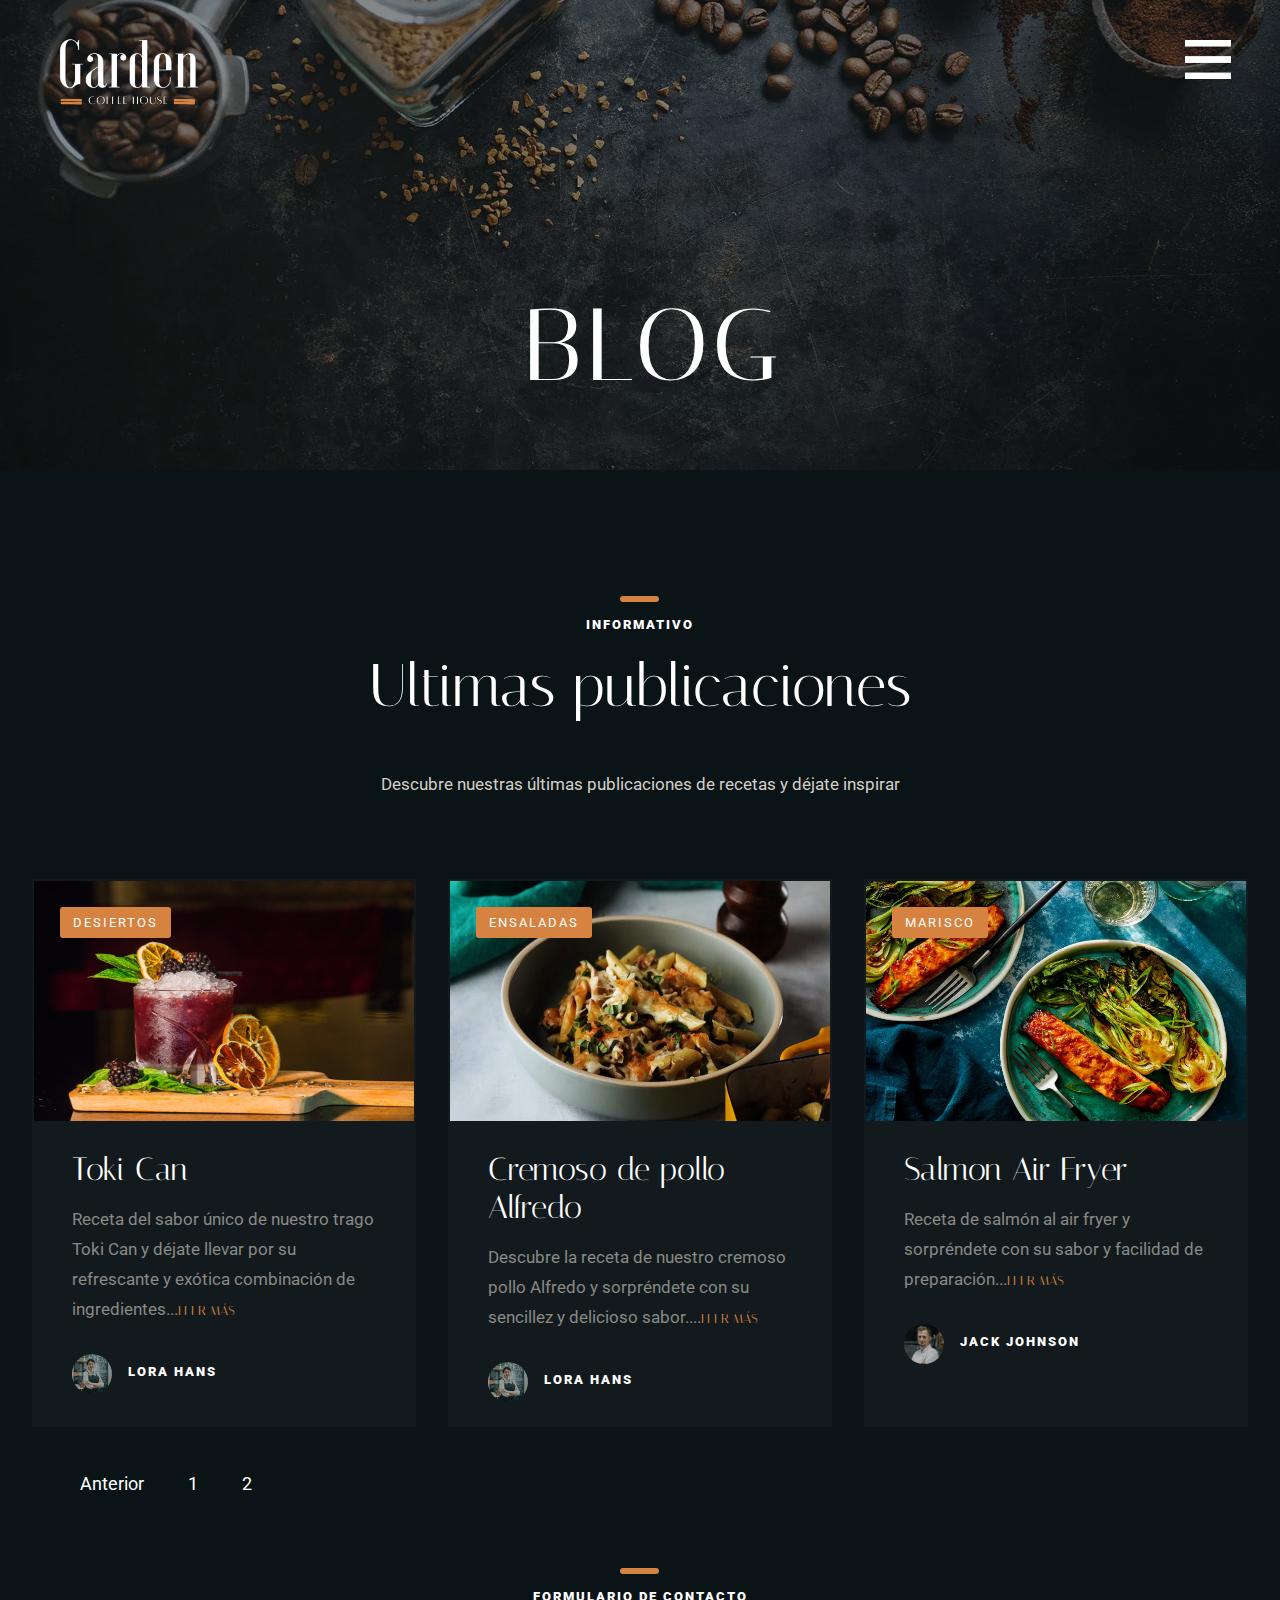
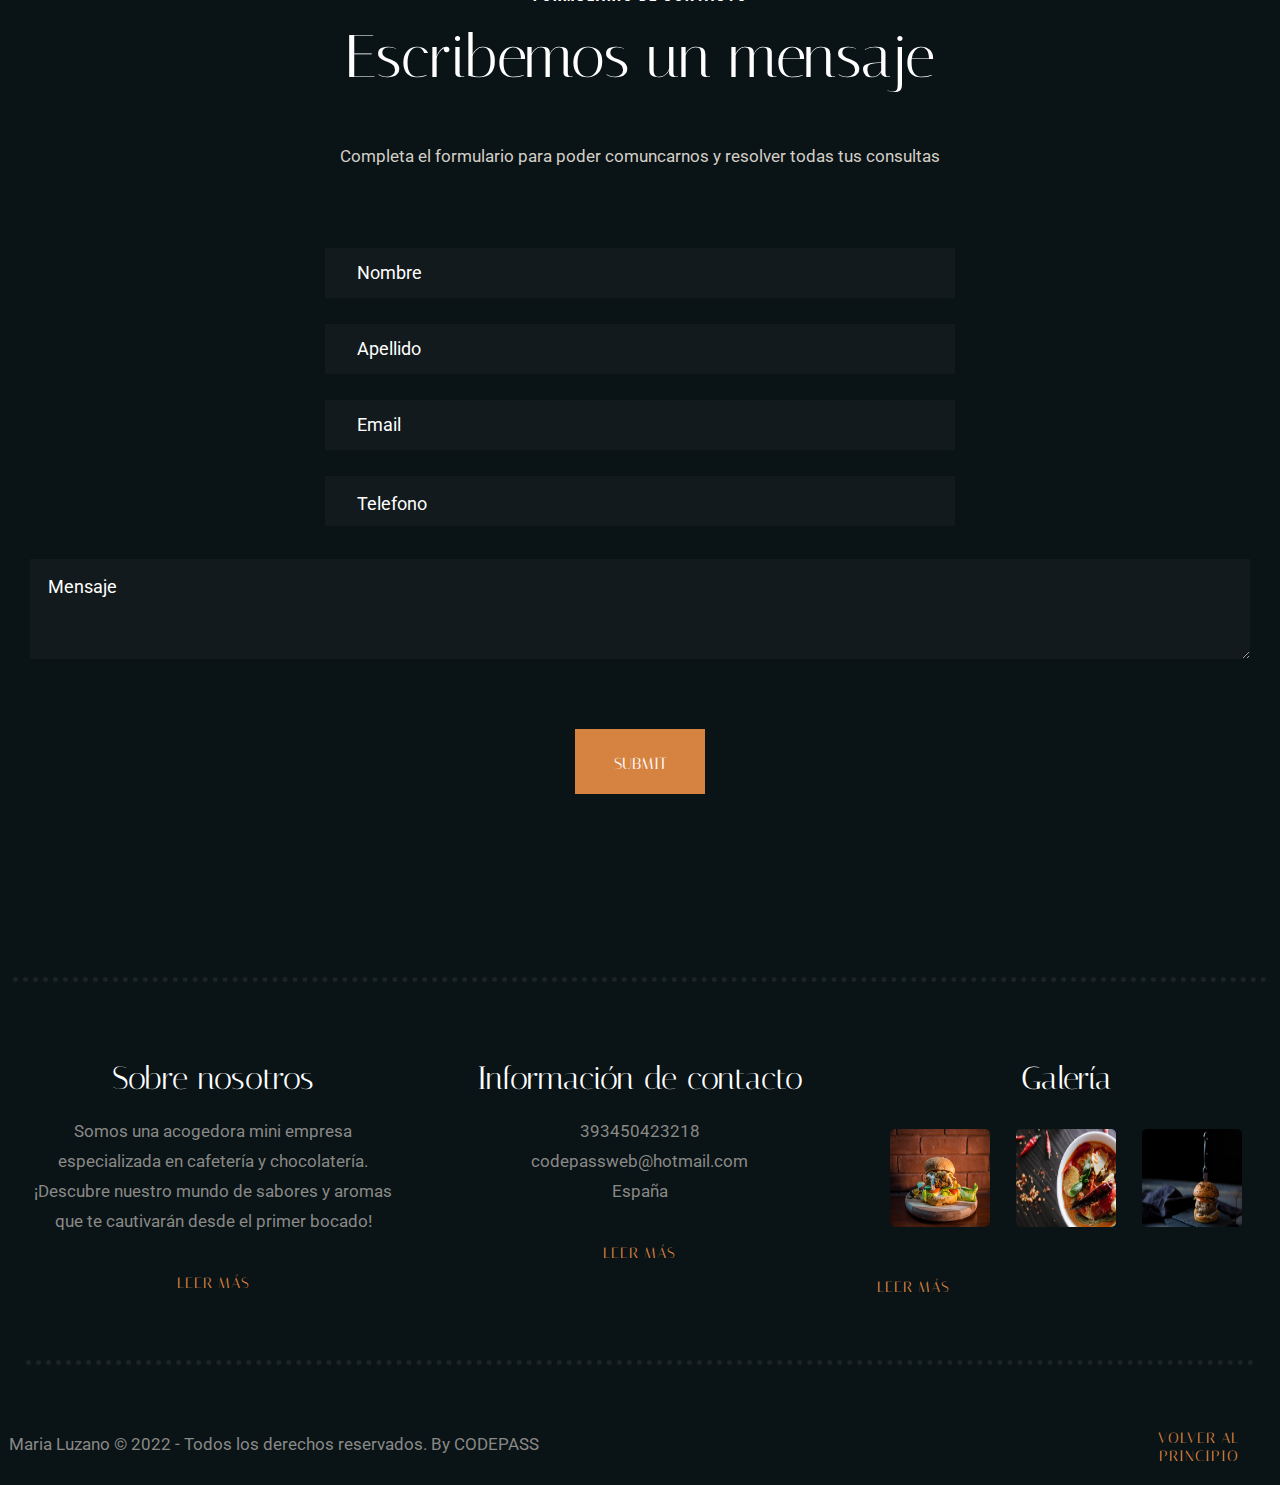
<file: blog2.html>
<!DOCTYPE html>
<html lang="es">
<head>
  <meta charset="UTF-8">
  <meta name="viewport" content="width=device-width, initial-scale=1.0">
  <title>Banner con efecto ondeado y controles</title>
  <link rel="stylesheet" href="blog2.css">
</head>
<body>


    <header>
        <img class="logo-1" src="img/logo.png" alt="" />
        <div class="menu container">
    
            <input type="checkbox" id="menu" />
            <label for="menu">
              <img src="img/menu.png" class="menu-icono" alt="" />
            </label>
            <nav class="navbar">
              <div class="menu-1">
                <ul>
                    <li><a href="index.html">Home</a></li>
                    <li><a href="menues.html">Menu</a></li>
                    <li><a href="reservacion.html">Reservacion</a></li>
                    <li><a href="blog.html">Blog</a></li>
                    <li><a href="contacto.html">Contacto</a></li>
                  </ul>
              </div>
    
            <div class="boton-reservacion">
                <a href="reservacion.html">
                    <button class="btn-reservacion">RESERVACION</button>
                </a>
            </div>
            </nav>
          </div>
    
    </header>

<div class="banner">
    <div class="titulos">
        <h2 class="titulo">BLOG</h2>
    </div>
</div>


<div class="publicaciones">
    <div class="titulo-publicacion">
        <div class="divider-publicacion"></div>
        <h1>INFORMATIVO</h1>
        <h2>Ultimas publicaciones</h2>
        <p>Descubre nuestras últimas publicaciones de recetas y déjate inspirar</p>
    </div>
</div>

<section class="recetas">
    <div class="pack-receta" id="recetas2">
        <div class="imagen-txt">
            <div class="boton-receta">
                <button class="btn-postres">DESIERTOS</button>
            </div>
            <img class="img-1" src="img/trago.jpg">
        </div>
        <div class="txt-receta">
            <h1>Toki Can</h1>
            <p>Receta del sabor único de nuestro trago Toki Can y déjate llevar por su refrescante y exótica combinación de ingredientes...<a href="menues.html"><button> LEER MÁS</button></a>
            </p>
            <div class="img-cliente">
                <img src="img/lora.webp">
                <h1>LORA HANS</h1>
            </div>
        </div>
    </div>


    <div class="pack-receta">
        <div class="imagen-txt">
            <div class="boton-receta">
                <button>ENSALADAS</button>
            </div>
            <img class=" img-3" src="img/chicken.jpg">
        </div>
        <div class="txt-receta">
            <h1 class="h1-receta">Cremoso de pollo Alfredo</h1>
            <p class="p2-receta">Descubre la receta de nuestro cremoso pollo Alfredo y sorpréndete con su sencillez y delicioso sabor....<a href="menues.html"><button>LEER MÁS</button></a>
            </p>
            <div class="img-cliente">
                <img src="img/lora.webp">
                <h1>LORA HANS</h1>
            </div>
        </div>
    </div>
    <div class="pack-receta">
        <div class="imagen-txt">
            <div class="boton-receta">
                <button>MARISCO</button>
            </div>
            <img class=" img-3" src="img/salmon.jpg">
        </div>
        <div class="txt-receta">
            <h1 class="h1-receta">Salmon Air Fryer</h1>
            <p class="p2-receta">Receta de salmón al air fryer y sorpréndete con su sabor y facilidad de preparación...<a href="menues.html"><button>LEER MÁS</button></a>
            </p>
            <div class="img-cliente">
                <img src="img/jack1.jpg">
                <h1>JACK JOHNSON</h1>
            </div>
        </div>
    </div>

    <div class="paginas">
        <a href="blog.html#recetas">
            <button class="prev">Anterior</button>
        </a>
        <a href="blog.html#recetas">
            <button class="btn-1">1</button>
        </a>
        <a href="blog2.html#recetas2">
            <button class="btn-2">2</button>
        </a>
    </div>
    <br><br>
</section>
    
    <div class="formulario">
        <div class="titulo-formulario">
            <div class="divider-formulario"></div>
            <h1>FORMULARIO DE CONTACTO</h1>
            <h2>Escribemos un mensaje</h2>
            <p>Completa el formulario para poder comuncarnos y resolver todas tus consultas</p>
        </div>
    </div>

    <form action="mailto:codepassweb@hotmail.com" method="POST" class="form-contacto"> 
        <input type="text" name="nombre" placeholder="Nombre">
        <input type="text" name="nombre" placeholder="Apellido">
        <input type="text" name="email" placeholder="Email">
        <input type="tel" name="telefono" placeholder="Telefono">
        <textarea type="text" name="mensaje" placeholder="Mensaje"></textarea>
        <input type="submit" class="btn-boton" placeholder="Enviar">
    </form>

    <footer>
        <div class="divider-footer"></div>

        <div class="footer-sesion">
            <div class="sesion">
                <div class="titulo-sesion">
                    <h1>Sobre nosotros</h1>
                    <p>Somos una acogedora mini empresa especializada en cafetería y chocolatería. 
                        ¡Descubre nuestro mundo de sabores y aromas que te cautivarán desde el primer bocado!
                    </p>
                    <a href="team.html"><button>LEER MÁS</button></a>
                </div>
            </div>
            <div class="sesion">
                <div class="titulo-sesion">
                    <h1>Información de contacto</h1>
                    <p>393450423218</p>
                    <p>codepassweb@hotmail.com</p>
                    <p>España</p>
                    <a href="contacto.html"><button>LEER MÁS</button></a>
                </div>
            </div>
            <div class="sesion">
                <div class="titulo-sesion">
                    <h1>Galería</h1>
                </div>
                <div class="img-footer">
                    <img class="imagen-1" src="img/burguer2.jpg" alt="">
                    <img class="imagen-2" src="img/pasta.jpg" alt="">
                    <img class="imagen-3" src="img/burguer.jpg" alt="">
                </div>
                <a href="menues.html"><button>LEER MÁS</button></a>
                </div>
            </div>
        </div>
        <div class="divider-final"></div>
        <div class="copyright">
            <div class="descripcion">
                <p>Maria Luzano &copy; 2022 - Todos los derechos reservados. By CODEPASS</p>
            </div>
            <a href="blog2.html"><button>VOLVER AL PRINCIPIO</button></a>
        </div>
    </footer>
</file>
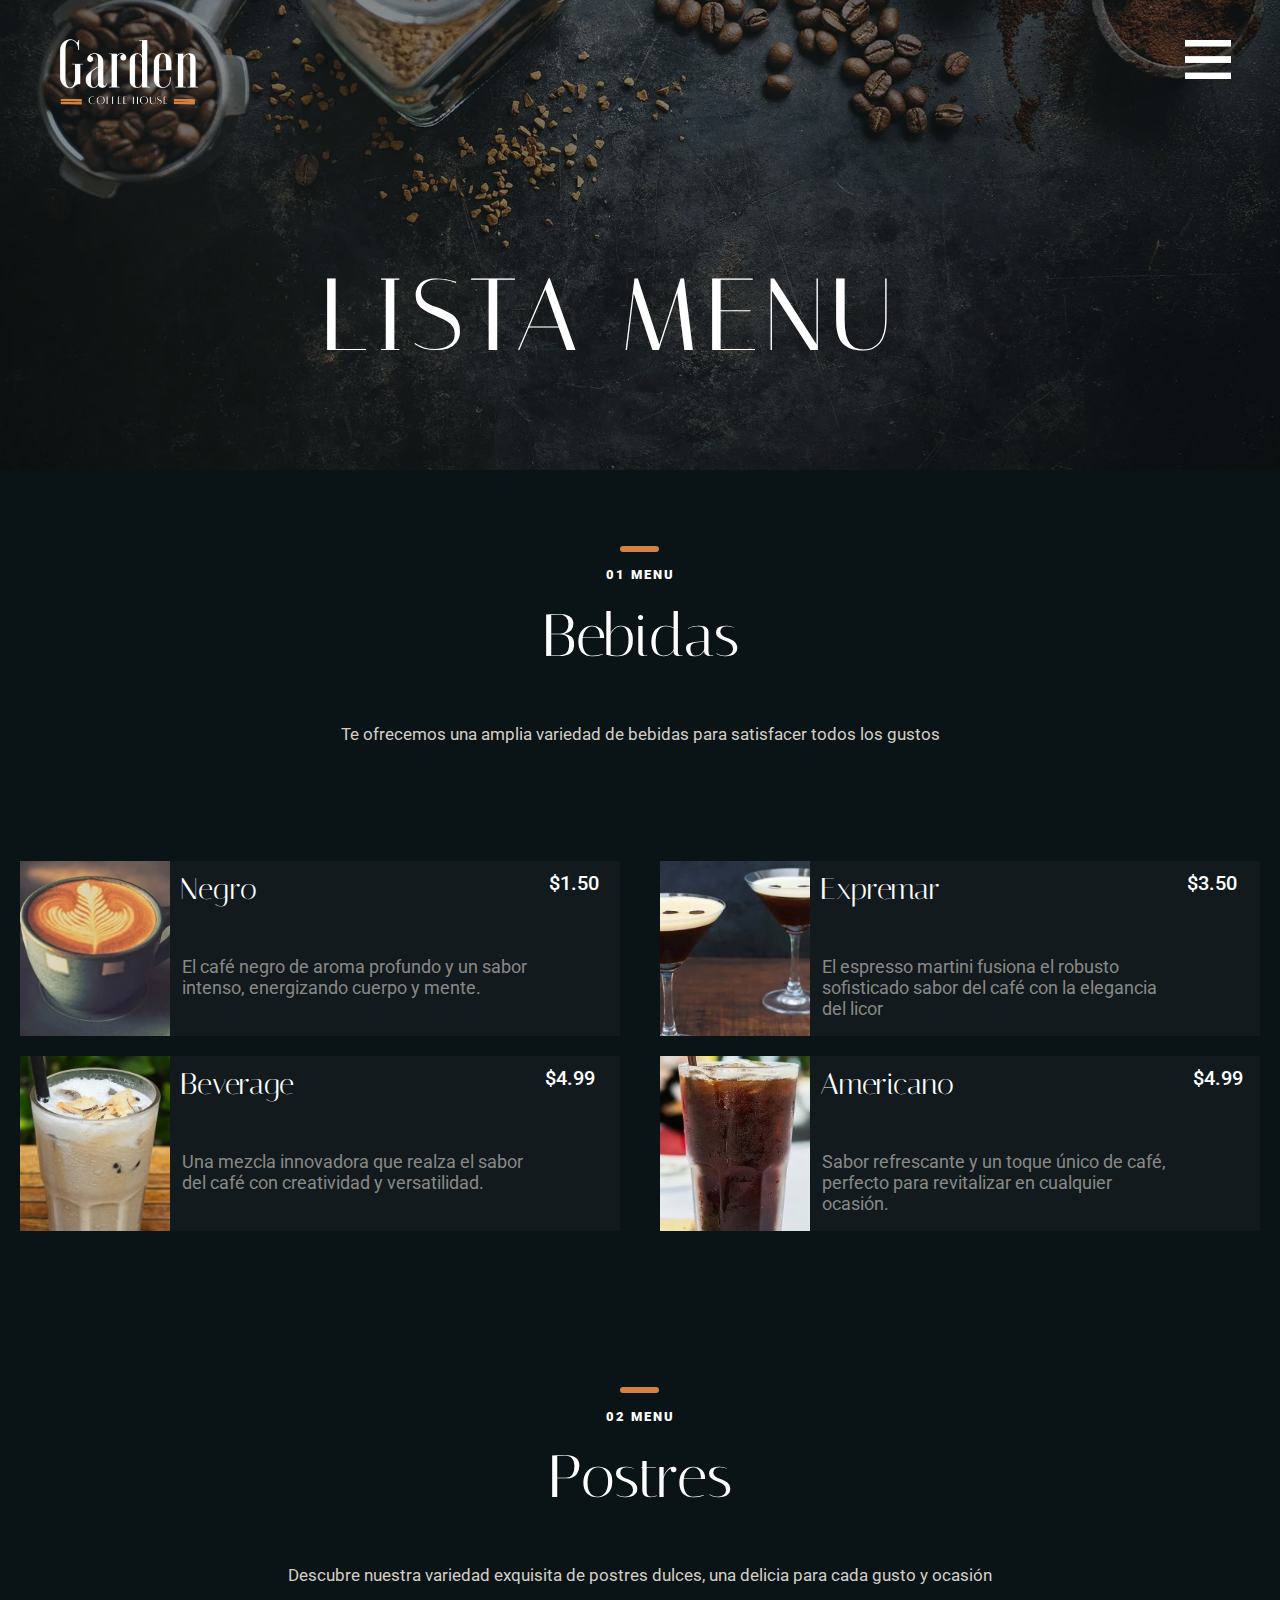
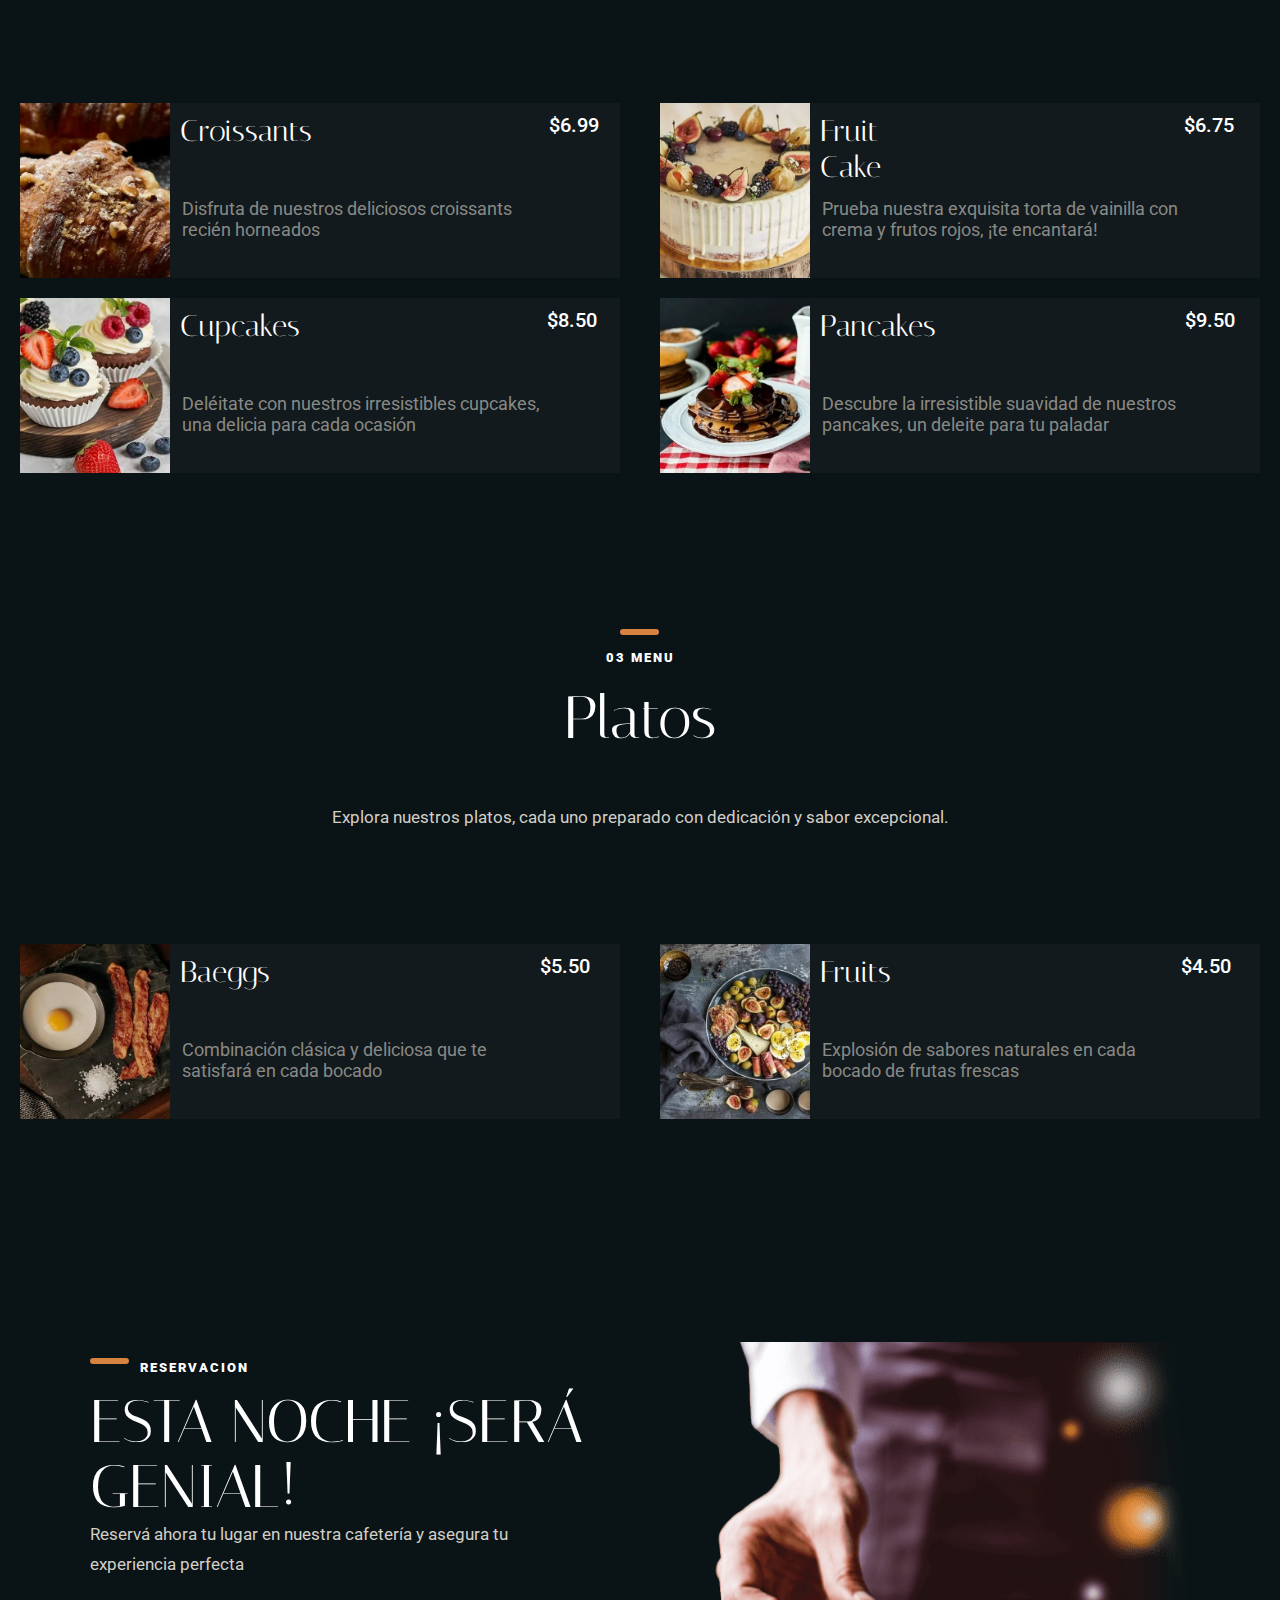
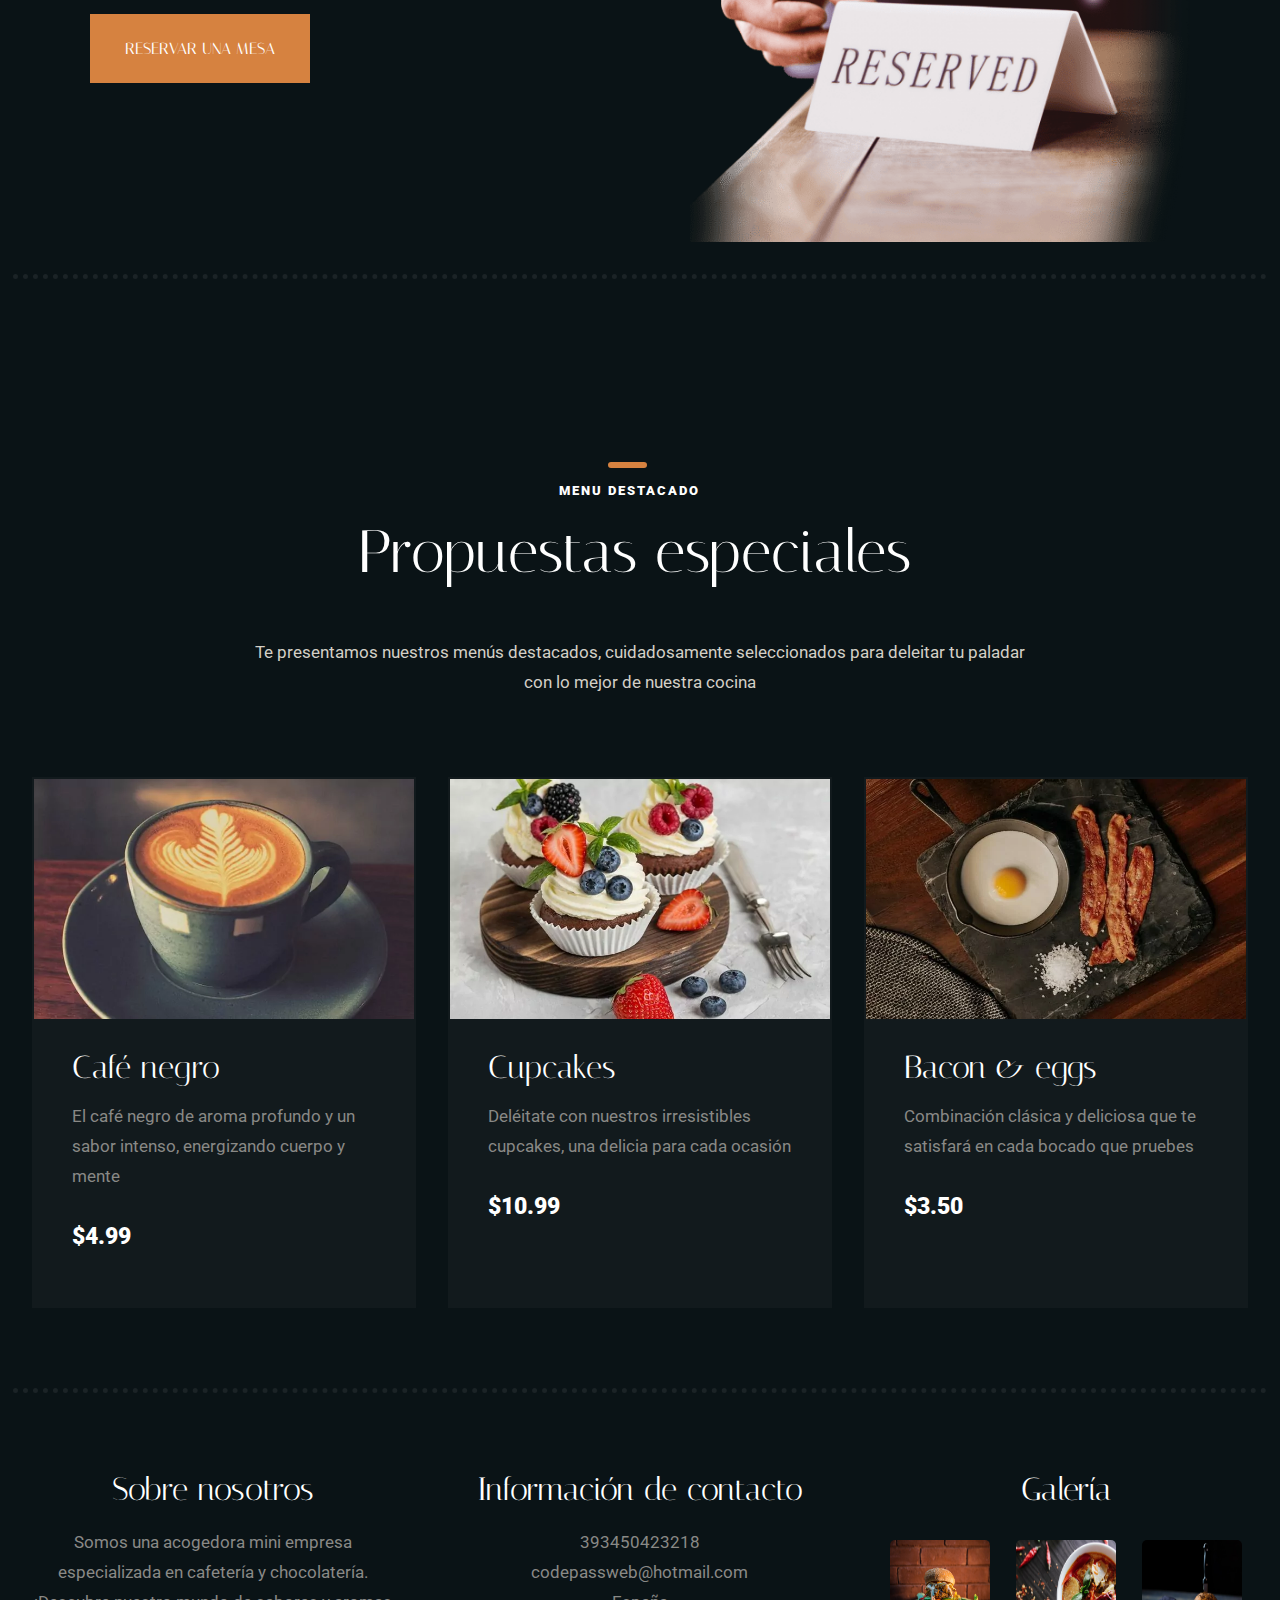
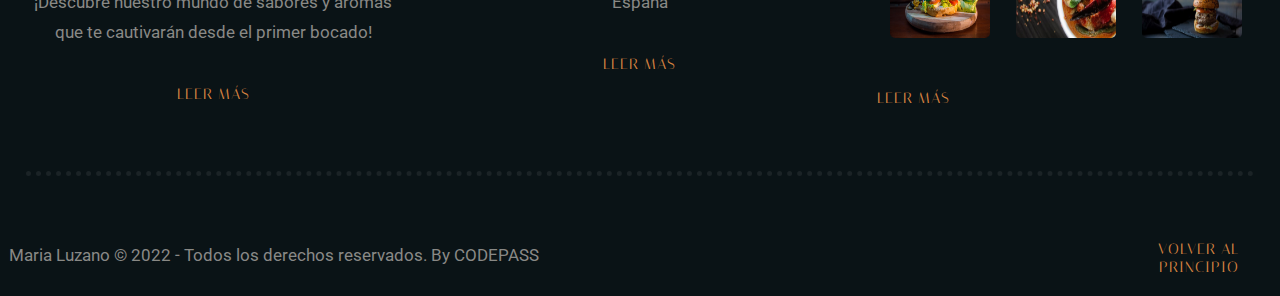
<file: menues.html>
<!DOCTYPE html>
<html lang="es">
<head>
  <meta charset="UTF-8">
  <meta name="viewport" content="width=device-width, initial-scale=1.0">
  <title>Banner con efecto ondeado y controles</title>
  <link rel="stylesheet" href="menues.css">
</head>
<body>

    <header>
        <img class="logo-1" src="img/logo.png" alt="" />
        <div class="menu container">
    
            <input type="checkbox" id="menu" />
            <label for="menu">
              <img src="img/menu.png" class="menu-icono" alt="" />
            </label>
            <nav class="navbar">
              <div class="menu-1">
                <ul>
                    <li><a href="index.html">Home</a></li>
                    <li><a href="menues.html">Menu</a></li>
                    <li><a href="reservacion.html">Reservacion</a></li>
                    <li><a href="blog.html">Blog</a></li>
                    <li><a href="contacto.html">Contacto</a></li>
                  </ul>
              </div>
    
            <div class="boton-reservacion">
                <a href="reservacion.html">
                    <button class="btn-reservacion">RESERVACION</button>
                </a>
            </div>
            </nav>
          </div>
    </header>

<div class="banner">
    <div class="titulos">
        <h2 class="titulo">LISTA MENU</h2>
    </div>
</div>

<div class="carta-menu">
    <div class="txt-menues">
        <div class="divider-menues"></div>
        <h1>01 MENU</h1>
        <h2>Bebidas</h2>
        <p>Te ofrecemos una amplia variedad de bebidas para satisfacer todos los gustos</p>
    </div>
</div>

<section class="cartas">
    <div class="bebidas">
        <div class="flex-bebida">
        <div class="imagen-txt">
            <img class="img-1" src="img/coff1.jpg">
        </div>
        <div class="txt-bebida">
            <a href="https://wa.me/3450423218"><h1>Negro</h1></a>
            <p class="precio-1">$1.50</p>
        </div>
        </div>
        <div class="oracion-bebida">
            <p>El café negro de aroma profundo y un sabor intenso, energizando cuerpo y mente.</p>
        </div>
    </div>

    <div class="bebidas">
        <div class="flex-bebida">
        <div class="imagen-txt">
            <img class="img-1" src="img/choco1.jpg">
        </div>
        <div class="txt-bebida">
            <a href="https://wa.me/3450423218"><h1>Expremar</h1></a>
            <p class="precio-2">$3.50</p>
        </div>
        </div>
        <div class="oracion-bebida">
            <p>El espresso martini fusiona el robusto sofisticado sabor del café con la elegancia del licor</p>
        </div>
    </div>


    <div class="bebidas">
        <div class="flex-bebida">
        <div class="imagen-txt">
            <img class="img-1" src="img/bana1.jpg">
        </div>
        <div class="txt-bebida">
            <a href="https://wa.me/3450423218"><h1>Beverage</h1></a>
            <p class="precio-3">$4.99</p>
        </div>
        </div>
        <div class="oracion-bebida">
            <p>Una mezcla innovadora que realza el sabor del café con creatividad y versatilidad.</p>
        </div>
    </div>

    <div class="bebidas">
        <div class="flex-bebida">
        <div class="imagen-txt">
            <img class="img-1" src="img/gaseosa.jpg">
        </div>
        <div class="txt-bebida">
            <a href="https://wa.me/3450423218"><h1>Americano</h1></a>
            <p class="precio-4">$4.99</p>
        </div>
        </div>
        <div class="oracion-bebida">
            <p>Sabor refrescante y un toque único de café, perfecto para revitalizar en cualquier ocasión.</p>
        </div>
    </div>
</section>

<div class="carta-menu">
    <div class="txt-menues">
        <div class="divider-menues"></div>
        <h1>02 MENU</h1>
        <h2>Postres</h2>
        <p>Descubre nuestra variedad exquisita de postres dulces, una delicia para cada gusto y ocasión</p>
    </div>
</div>

<section class="cartas">
    <div class="bebidas">
        <div class="flex-bebida">
        <div class="imagen-txt">
            <img class="img-1" src="img/croissant1.jpg">
        </div>
        <div class="txt-bebida">
            <a href="https://wa.me/3450423218"><h1>Croissants</h1></a>
            <div class="divider-croissant"></div>
            <p class="precio-5">$6.99</p>
        </div>
        </div>
        <div class="oracion-bebida">
            <p>Disfruta de nuestros deliciosos croissants recién horneados</p>
        </div>
    </div>



    <div class="bebidas">
        <div class="flex-bebida">
        <div class="imagen-txt">
            <img class="img-1" src="img/tortavainilla1.jpg">
        </div>
        <div class="txt-bebida">
            <a href="https://wa.me/3450423218"><h1>Fruit Cake</h1></a>
            <div class="divider-torta"></div>
            <p class="precio-6">$6.75</p>
        </div>
        </div>
        <div class="oracion-bebida">
            <p>Prueba nuestra exquisita torta de vainilla con crema y frutos rojos, ¡te encantará!</p>
        </div>
    </div>


    <div class="bebidas">
        <div class="flex-bebida">
        <div class="imagen-txt">
            <img class="img-1" src="img/cupcakes1.jpg">
        </div>
        <div class="txt-bebida">
            <a href="https://wa.me/3450423218"><h1>Cupcakes</h1></a>
            <div class="divider-cupcake"></div>
            <p class="precio-7">$8.50</p>
        </div>
        </div>
        <div class="oracion-bebida">
            <p>Deléitate con nuestros irresistibles cupcakes, una delicia para cada ocasión</p>
        </div>
    </div>

    <div class="bebidas">
        <div class="flex-bebida">
        <div class="imagen-txt">
            <img class="img-1" src="img/pancckes1.jpg">
        </div>
        <div class="txt-bebida">
            <a href="https://wa.me/3450423218"><h1>Pancakes</h1></a>
            <div class="divider-pancake"></div>
            <p class="precio-8">$9.50</p>
        </div>
        </div>
        <div class="oracion-bebida">
            <p>Descubre la irresistible suavidad de nuestros pancakes, un deleite para tu paladar</p>
        </div>
    </div>
</section>

<div class="carta-menu">
    <div class="txt-menues">
        <div class="divider-menues"></div>
        <h1>03 MENU</h1>
        <h2>Platos</h2>
        <p>Explora nuestros platos, cada uno preparado con dedicación y sabor excepcional.</p>
    </div>
</div>

<section class="cartas">
    <div class="bebidas">
        <div class="flex-bebida">
        <div class="imagen-txt">
            <img class="img-1" src="img/egg1.jpg">
        </div>
        <div class="txt-bebida">
            <a href="https://wa.me/3450423218"><h1>Baeggs</h1></a>
            <div class="divider-eggs"></div>
            <p class="precio-9">$5.50</p>
        </div>
        </div>
        <div class="oracion-bebida">
            <p>Combinación clásica y deliciosa que te satisfará en cada bocado</p>
        </div>
    </div>



    <div class="bebidas">
        <div class="flex-bebida">
        <div class="imagen-txt">
            <img class="img-1" src="img/frutas1.jpg">
        </div>
        <div class="txt-bebida">
            <a href="https://wa.me/3450423218"><h1>Fruits</h1></a>
            <div class="divider-fruits"></div>
            <p class="precio-10">$4.50</p>
        </div>
        </div>
        <div class="oracion-bebida">
            <p>Explosión de sabores naturales en cada bocado de frutas frescas</p>
        </div>
    </div>
</section>

<div class="divider-night"></div>
<section class="reservacion">
    <div class="titulo-reservacion">
    <div class="divider-reservacion"></div>
    <h1 >RESERVACION</h1>
    <h2 >ESTA NOCHE ¡SERÁ GENIAL!</h2>
    <p>Reservá ahora tu lugar en nuestra cafetería y asegura tu experiencia perfecta</p>
    <a href="reservacion.html">
        <button class="btn-res">RESERVAR UNA MESA</button>
    </a>
</div>
<div class="titulo-reservacion">
    <img class="img-reservacion" src="img/reserved.png" alt="">
</div>
</section>

    <div class="divider-cierre"></div>

    <div class="destacados">
        <div class="titulo-destacado">
            <div class="divider-destacado"></div>
            <h1>MENU DESTACADO</h1>
            <h2>Propuestas especiales</h2>
            <p>Te presentamos nuestros menús destacados, cuidadosamente seleccionados para deleitar tu paladar con lo mejor de nuestra cocina</p>
        </div>
    </div>

    <section class="packes">
        <div class="pack-destacados">
            <div class="imagen-destacado">
                <img class="img-1" src="img/coofee.webp">
            </div>
            <div class="txt-destacado">
                <h1>Café negro</h1>
                <p>El café negro de aroma profundo y un sabor intenso, energizando cuerpo y mente
                </p>
                <p class="costo-destacados">$4.99</p>
            </div>
        </div>


        <div class="pack-destacados">
            <div class="imagen-destacado">
                <img class="img-1" src="img/cakkes.webp">
            </div>
            <div class="txt-destacado">
                <h1>Cupcakes</h1>
                <p>Deléitate con nuestros irresistibles cupcakes, una delicia para cada ocasión
                </p>
                <p class="costo-destacados">$10.99</p>
            </div>
        </div>

        <div class="pack-destacados">
            <div class="imagen-destacado">
                <img class="img-1" src="img/baeggs.webp">
            </div>
            <div class="txt-destacado">
                <h1>Bacon & eggs</h1>
                <p>Combinación clásica y deliciosa que te satisfará en cada bocado que pruebes
                </p>
                <p class="costo-destacados">$3.50</p>
            </div>
        </div>
    </section>

    <footer>
        <div class="divider-footer"></div>

        <div class="footer-sesion">
            <div class="sesion">
                <div class="titulo-sesion">
                    <h1>Sobre nosotros</h1>
                    <p>Somos una acogedora mini empresa especializada en cafetería y chocolatería. 
                        ¡Descubre nuestro mundo de sabores y aromas que te cautivarán desde el primer bocado!
                    </p>
                    <a href="team.html"><button>LEER MÁS</button></a>
                </div>
            </div>
            <div class="sesion">
                <div class="titulo-sesion">
                    <h1>Información de contacto</h1>
                    <p>393450423218</p>
                    <p>codepassweb@hotmail.com</p>
                    <p>España</p>
                    <a href="contacto.html"><button>LEER MÁS</button></a>
                </div>
            </div>
            <div class="sesion">
                <div class="titulo-sesion">
                    <h1>Galería</h1>
                </div>
                <div class="img-footer">
                    <img class="imagen-1" src="img/burguer2.jpg" alt="">
                    <img class="imagen-2" src="img/pasta.jpg" alt="">
                    <img class="imagen-3" src="img/burguer.jpg" alt="">
                </div>
                <a href="menues.html"><button>LEER MÁS</button></a>
                </div>
            </div>
        </div>
        <div class="divider-final"></div>
        <div class="copyright">
            <div class="descripcion">
                <p>Maria Luzano &copy; 2022 - Todos los derechos reservados. By CODEPASS</p>
            </div>
            <a href="menues.html"><button>VOLVER AL PRINCIPIO</button></a>
        </div>
    </footer>
</body>
</html>
</file>
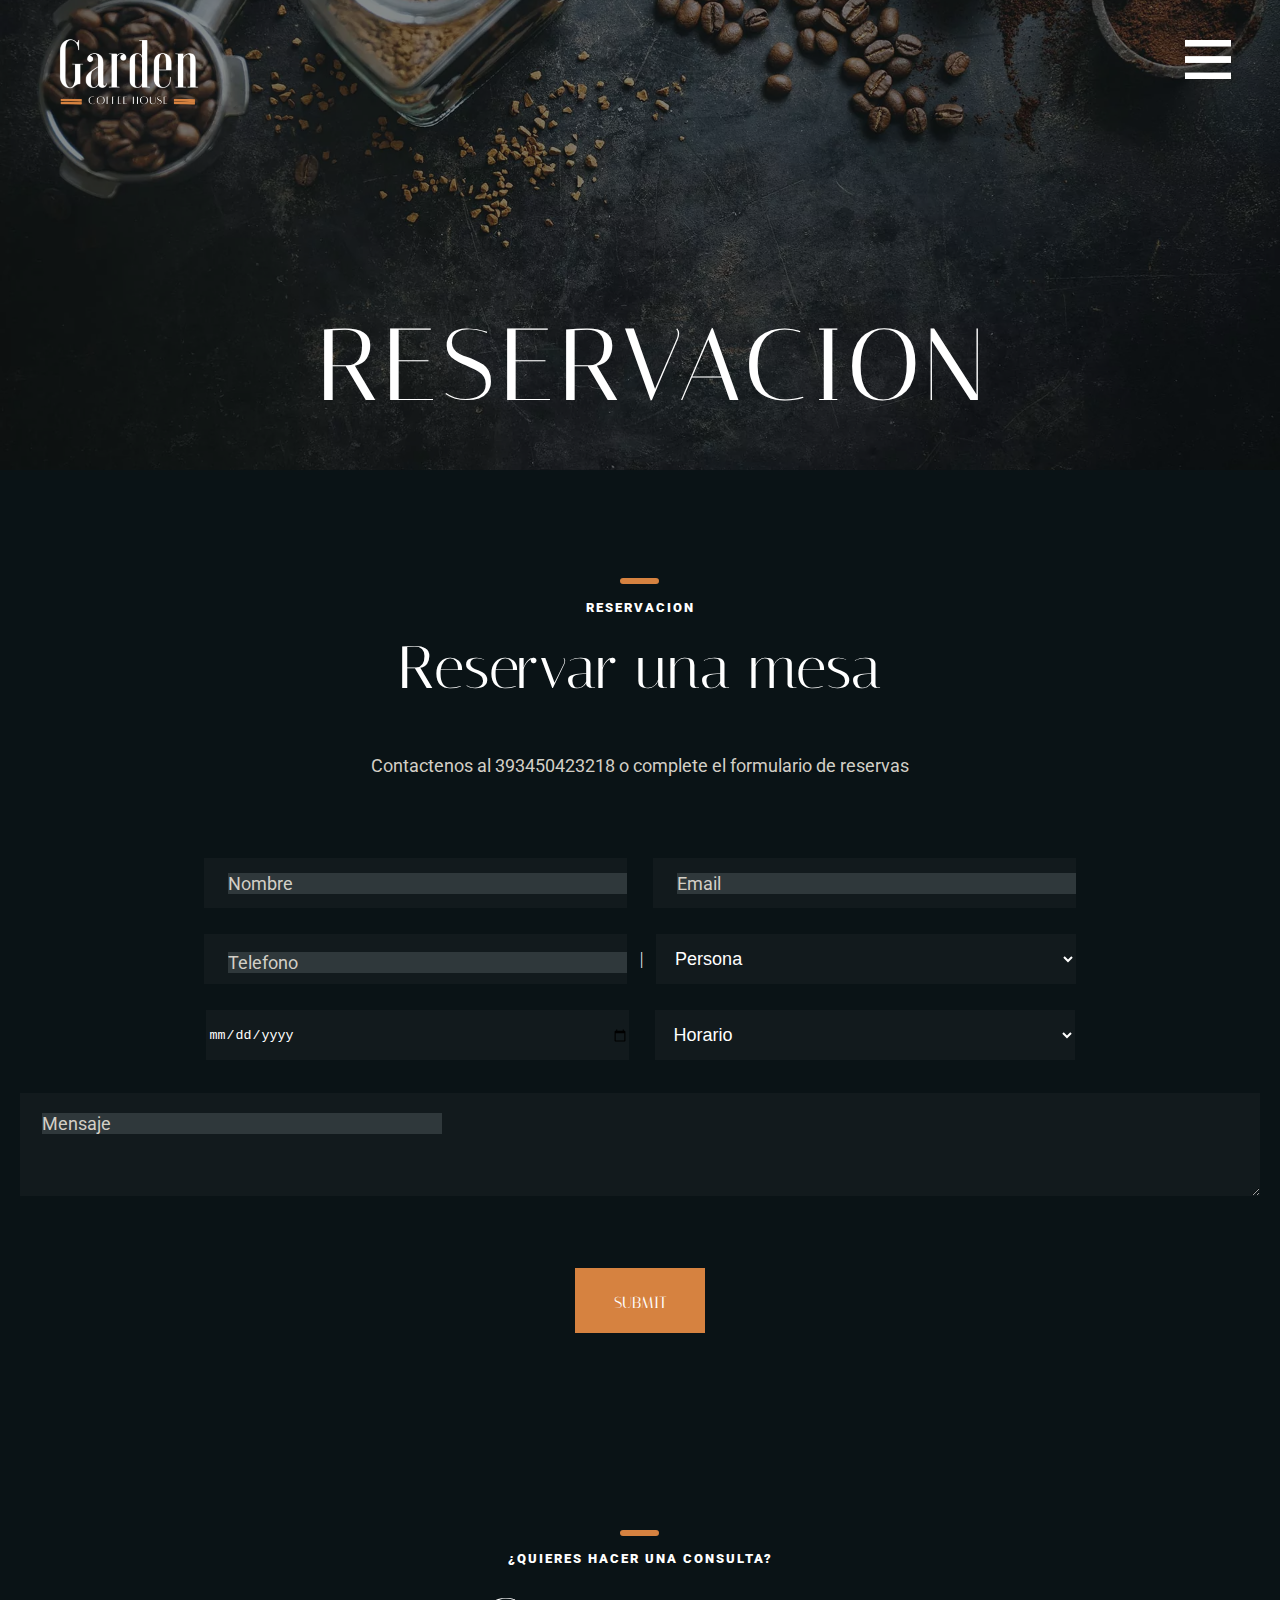
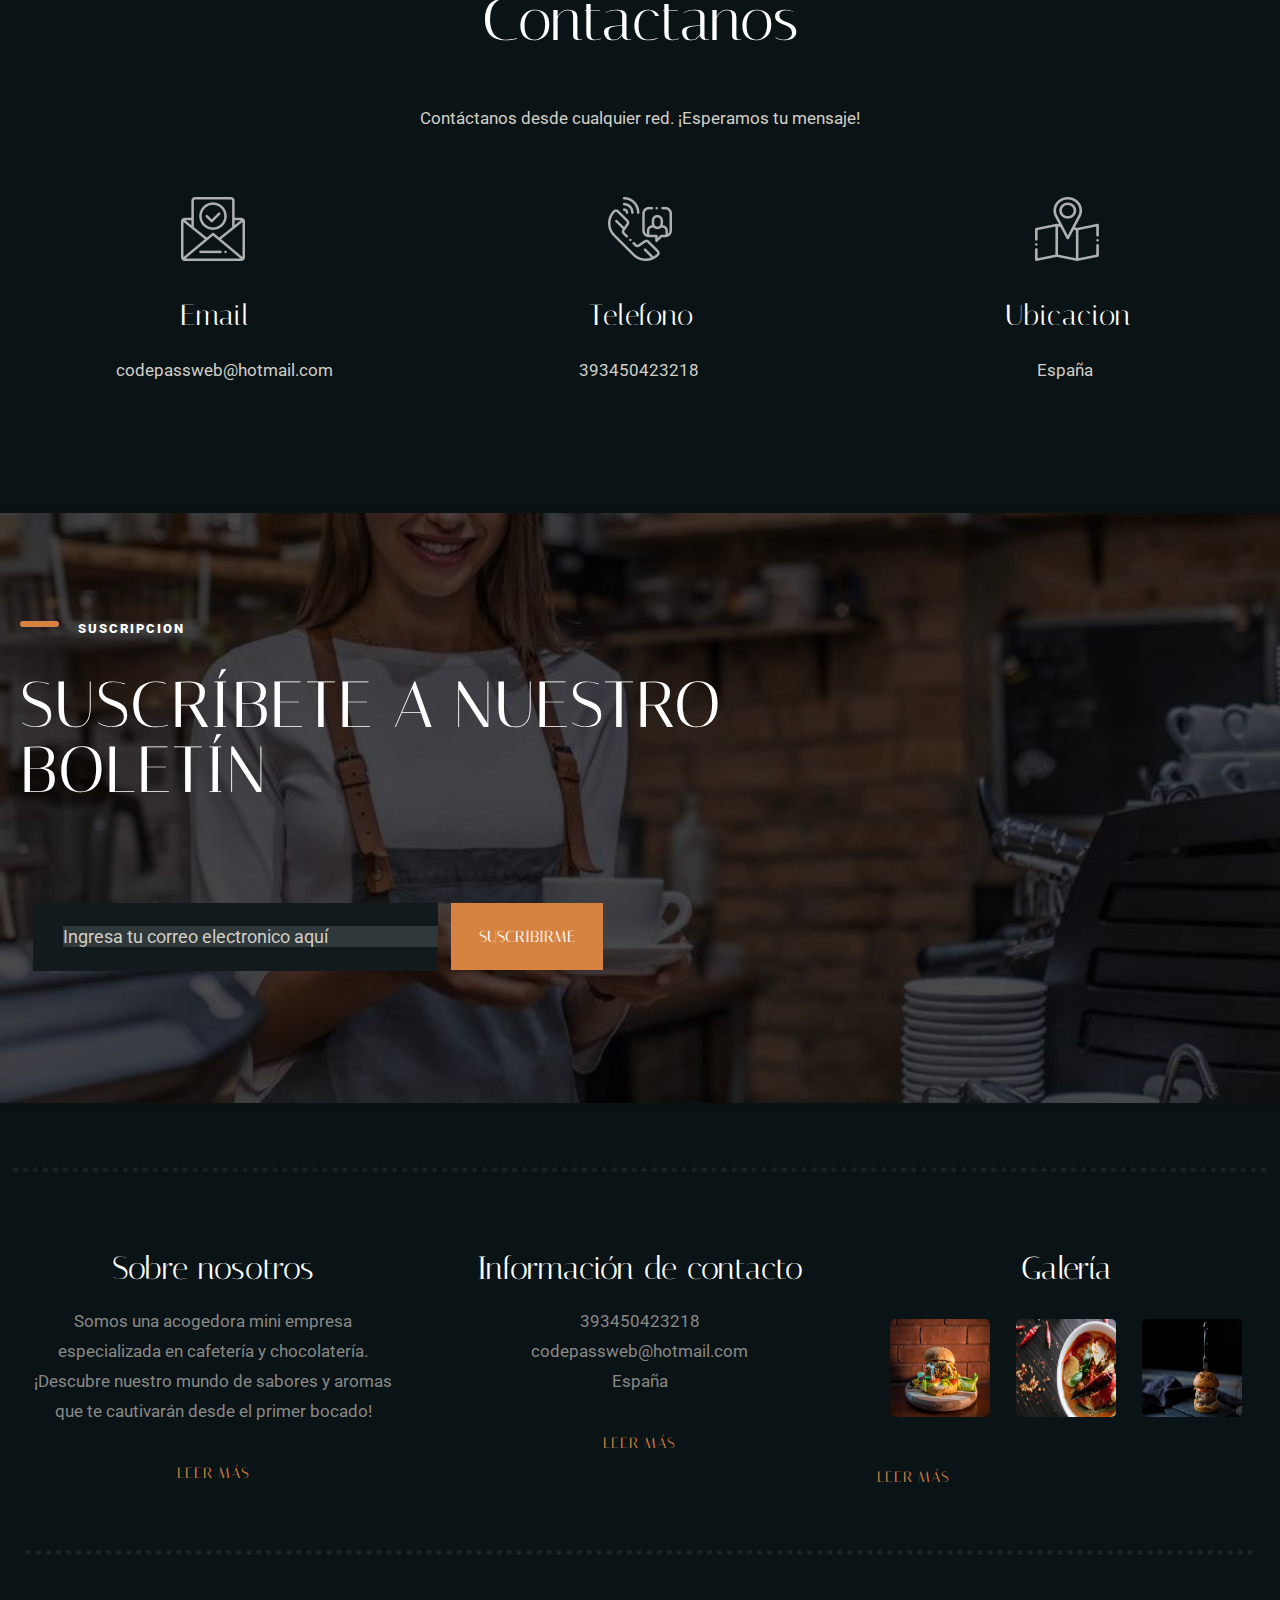
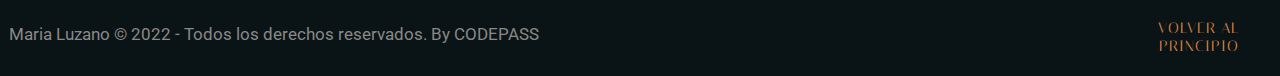
<file: reservacion.html>
<!DOCTYPE html>
<html lang="es">
<head>
  <meta charset="UTF-8">
  <meta name="viewport" content="width=device-width, initial-scale=1.0">
  <title>Banner con efecto ondeado y controles</title>
  <link rel="stylesheet" href="reservacion.css">
</head>
<body>

    <header>
        <img class="logo-1" src="img/logo.png" alt="" />
        <div class="menu container">
    
            <input type="checkbox" id="menu" />
            <label for="menu">
              <img src="img/menu.png" class="menu-icono" alt="" />
            </label>
            <nav class="navbar">
              <div class="menu-1">
                <ul>
                    <li><a href="index.html">Home</a></li>
                    <li><a href="menues.html">Menu</a></li>
                    <li><a href="reservacion.html">Reservacion</a></li>
                    <li><a href="blog.html">Blog</a></li>
                    <li><a href="contacto.html">Contacto</a></li>
                  </ul>
              </div>
    
            <div class="boton-reservacion">
                <a href="reservacion.html">
                    <button class="btn-reservacion">RESERVACION</button>
                </a>
            </div>
            </nav>
        </div>
    
    </header>

<div class="banner">
    <div class="titulos">
        <h2 class="titulo">RESERVACION</h2>
    </div>
</div>


<div class="reservaciones">
    <div class="titulo-reservacion">
        <div class="divider-reservacion"></div>
        <h1>RESERVACION</h1>
        <h2>Reservar una mesa</h2>
        <p>Contactenos al 393450423218 o complete el formulario de reservas</p>
    </div>
</div>
<form action="mailto:codepassweb@hotmail.com" method="POST" class="form-contacto"> 
    <input type="text" name="nombre" placeholder="Nombre">
    <input type="text" name="email" placeholder="Email">
    <input type="tel" name="telefono" placeholder="Telefono">|
    <select name="lenguaje" id="Personas" placeholder="Personas">
        <option class="center" id="persona" value="persona">Persona</option>
        <option value="1">1</option>
        <option value="2">2</option>
        <option value="3">3</option>
        <option value="4">4</option>
        <option value="5">5</option>
        <option value="6">6</option>
        <option value="7">7</option>
        <option value="8">8</option>
        <option value="9">9</option>
        <option value="10">10</option>
    </select>
        <input type="date" id="date" name="date" placeholder="Fecha">
        <select name="hora" id="horarios" placeholder="Horarios">
            <option value="horario" id="horarios">Horario</option>
            <option value="10">10:00</option>
            <option value="12">12:00</option>
            <option value="14">14:00</option>
            <option value="18">18:00</option>
            <option value="19">19:00</option>
            <option value="20">20:30</option>
            <option value="21">21:00</option>
            <option value="22">22:00</option>
            <option value="23">23:00</option>
        </select>

        <textarea type="text" name="mensaje" placeholder="Mensaje"></textarea>
        <input type="submit" class="btn-boton" placeholder="Enviar">
</form>

<div class="contacto">
    <div class="titulo-contacto">
        <div class="divider-contacto"></div>
        <h1>¿QUIERES HACER UNA CONSULTA?</h1>
        <h2>Contactanos</h2>
        <p>
            Contáctanos desde cualquier red. ¡Esperamos tu mensaje!</p>
    </div>
</div>

<section class="destacado-contacto">
    <div class="box">
        <img class="img-box" src="img/email.png" alt="">
        <h2>Email</h2>
        <p>codepassweb@hotmail.com</p>
    </div>
    <div class="box">
        <img class="img-box" src="img/phone.png" alt="">
        <h2>Telefono</h2>
        <p>393450423218</p>
    </div>
    <div class="box">
        <img class="img-box" src="img/mapa.png" alt="">
        <h2>Ubicacion</h2>
        <p>España</p>
    </div>
</section>

<div class="suscripcion">
    <div class="divider-suscripcion"></div>
    <h1 class="titulo-suscripcion">SUSCRIPCION</h1>
    <h2 class="subtitulo-suscripcion">SUSCRÍBETE A NUESTRO BOLETÍN</h2>
<form class="botones-suscripcion" action="mailto:codepassweb@hotmail.com" method="POST">
<input type="txt" class="email" placeholder="Ingresa tu correo electronico aquí">
<button type="submit" class="button-suscripcion">SUSCRIBIRME</button>
</form>
</div>

<footer>
    <div class="divider-footer"></div>

    <div class="footer-sesion">
        <div class="sesion">
            <div class="titulo-sesion">
                <h1>Sobre nosotros</h1>
                <p>Somos una acogedora mini empresa especializada en cafetería y chocolatería. 
                    ¡Descubre nuestro mundo de sabores y aromas que te cautivarán desde el primer bocado!
                </p>
                <a href="team.html"><button>LEER MÁS</button></a>
            </div>
        </div>
        <div class="sesion">
            <div class="titulo-sesion">
                <h1>Información de contacto</h1>
                <p>393450423218</p>
                <p>codepassweb@hotmail.com</p>
                <p>España</p>
                <a href="contacto.html"><button>LEER MÁS</button></a>
            </div>
        </div>
        <div class="sesion">
            <div class="titulo-sesion">
                <h1>Galería</h1>
            </div>
            <div class="img-footer">
                <img class="imagen-1" src="img/burguer2.jpg" alt="">
                <img class="imagen-2" src="img/pasta.jpg" alt="">
                <img class="imagen-3" src="img/burguer.jpg" alt="">
            </div>
            <a href="menues.html"><button>LEER MÁS</button></a>
            </div>
        </div>
    </div>
    <div class="divider-final"></div>
    <div class="copyright">
        <div class="descripcion">
            <p>Maria Luzano &copy; 2022 - Todos los derechos reservados. By CODEPASS</p>
        </div>
        <a href="reservacion.html"><button>VOLVER AL PRINCIPIO</button></a>
    </div>
</footer>

<script src=""></script>
</body>
</html>
</file>
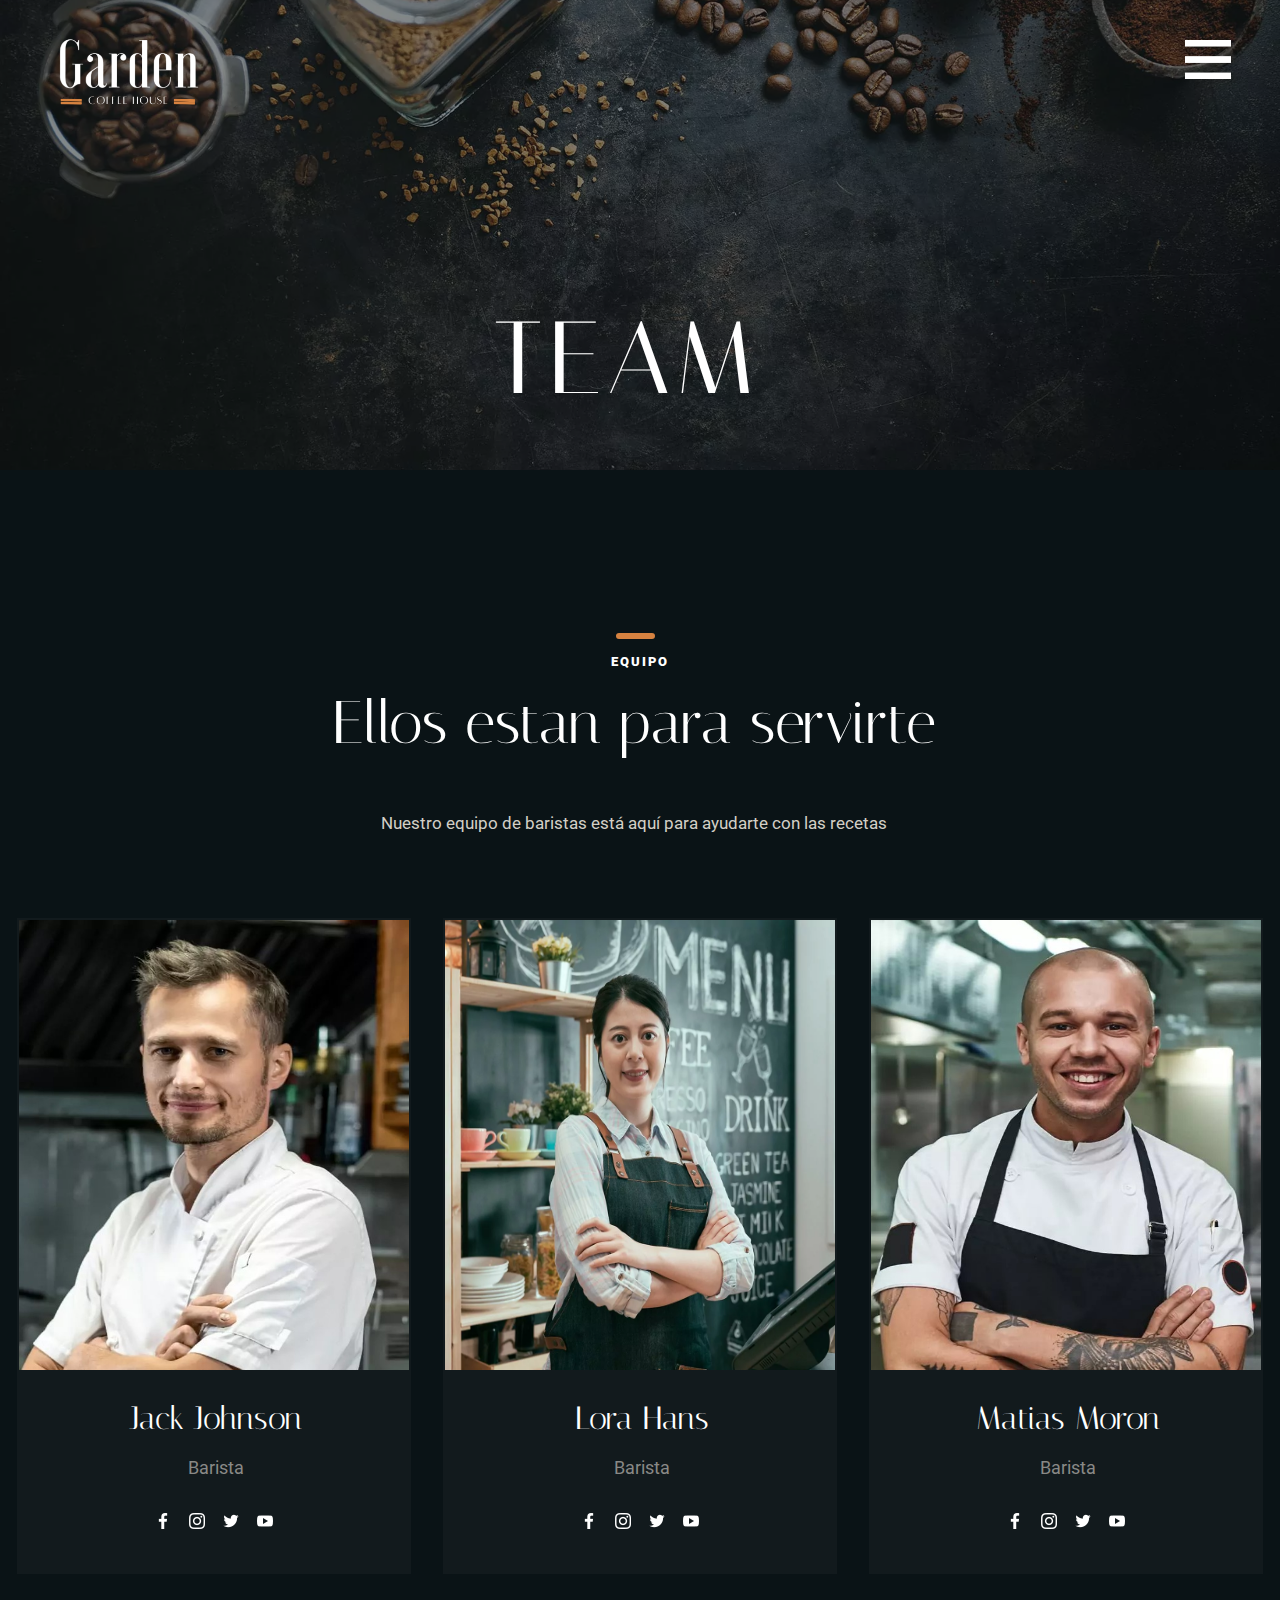
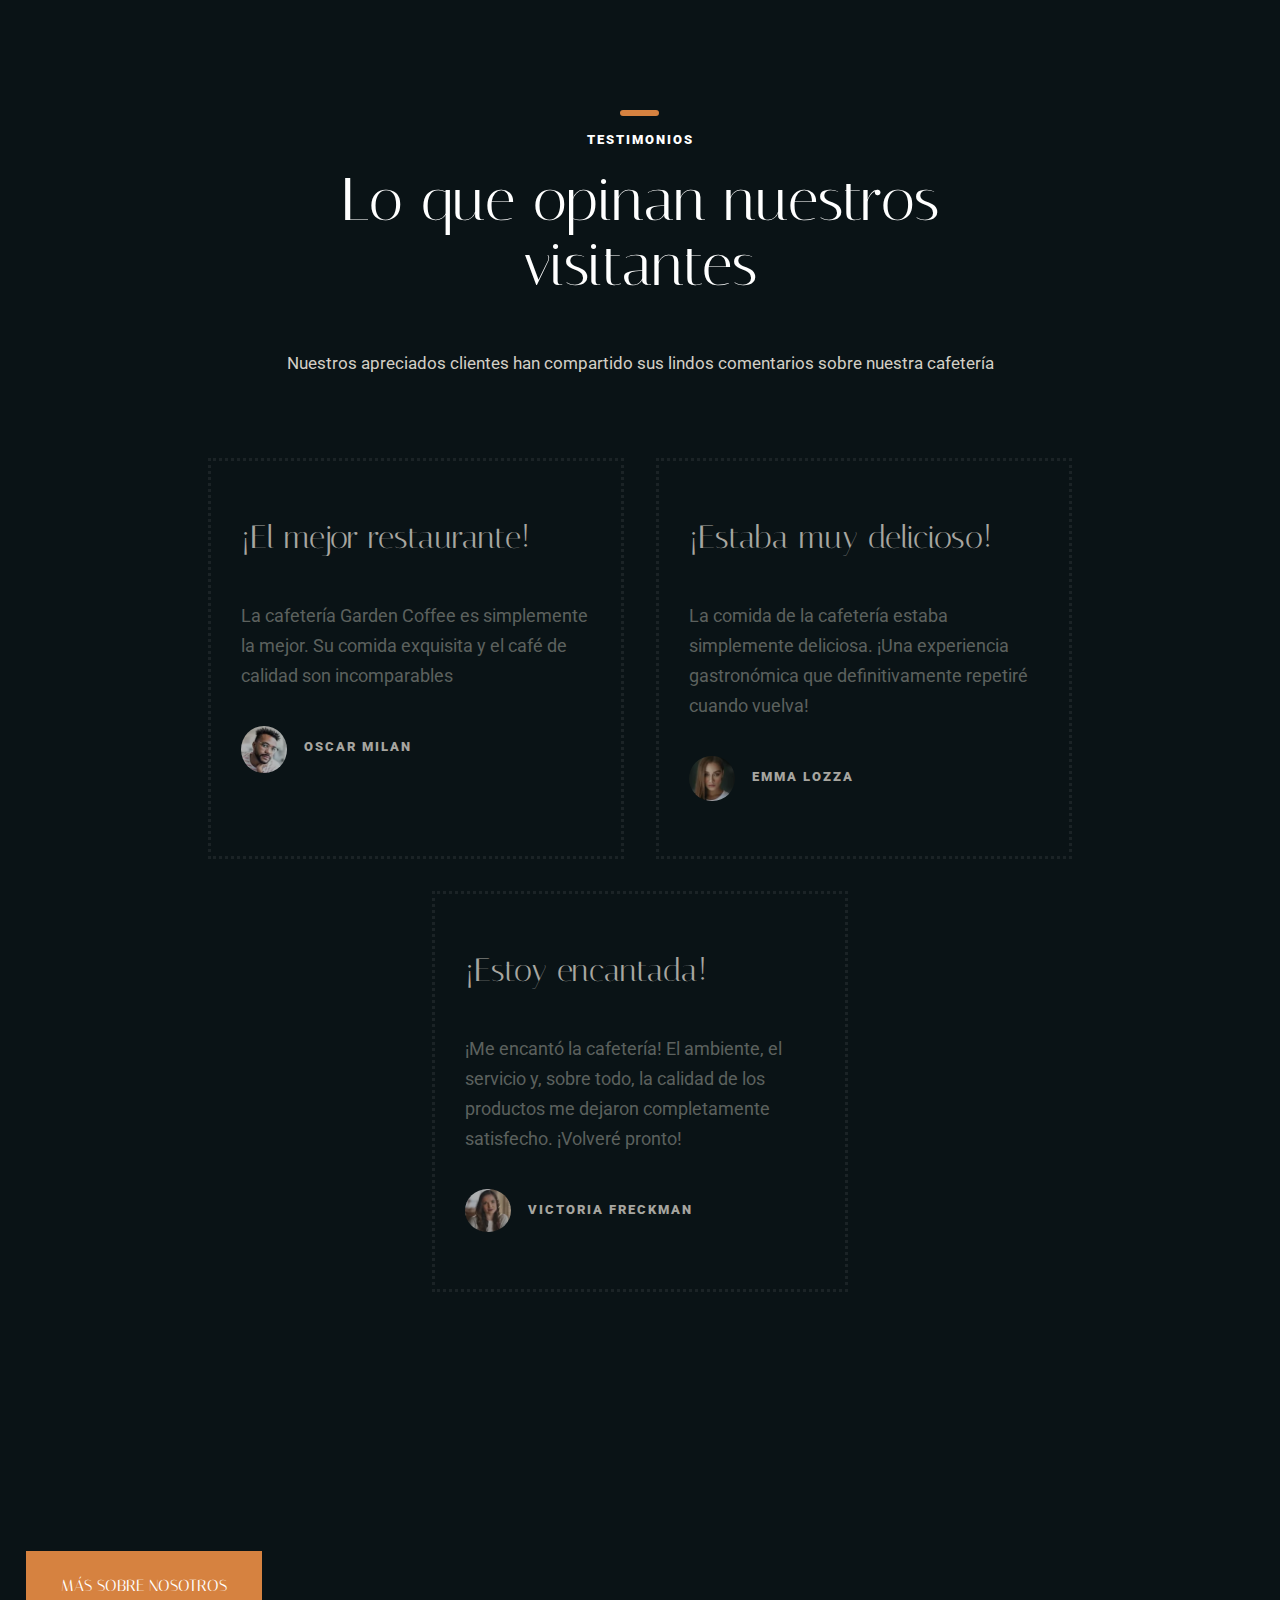
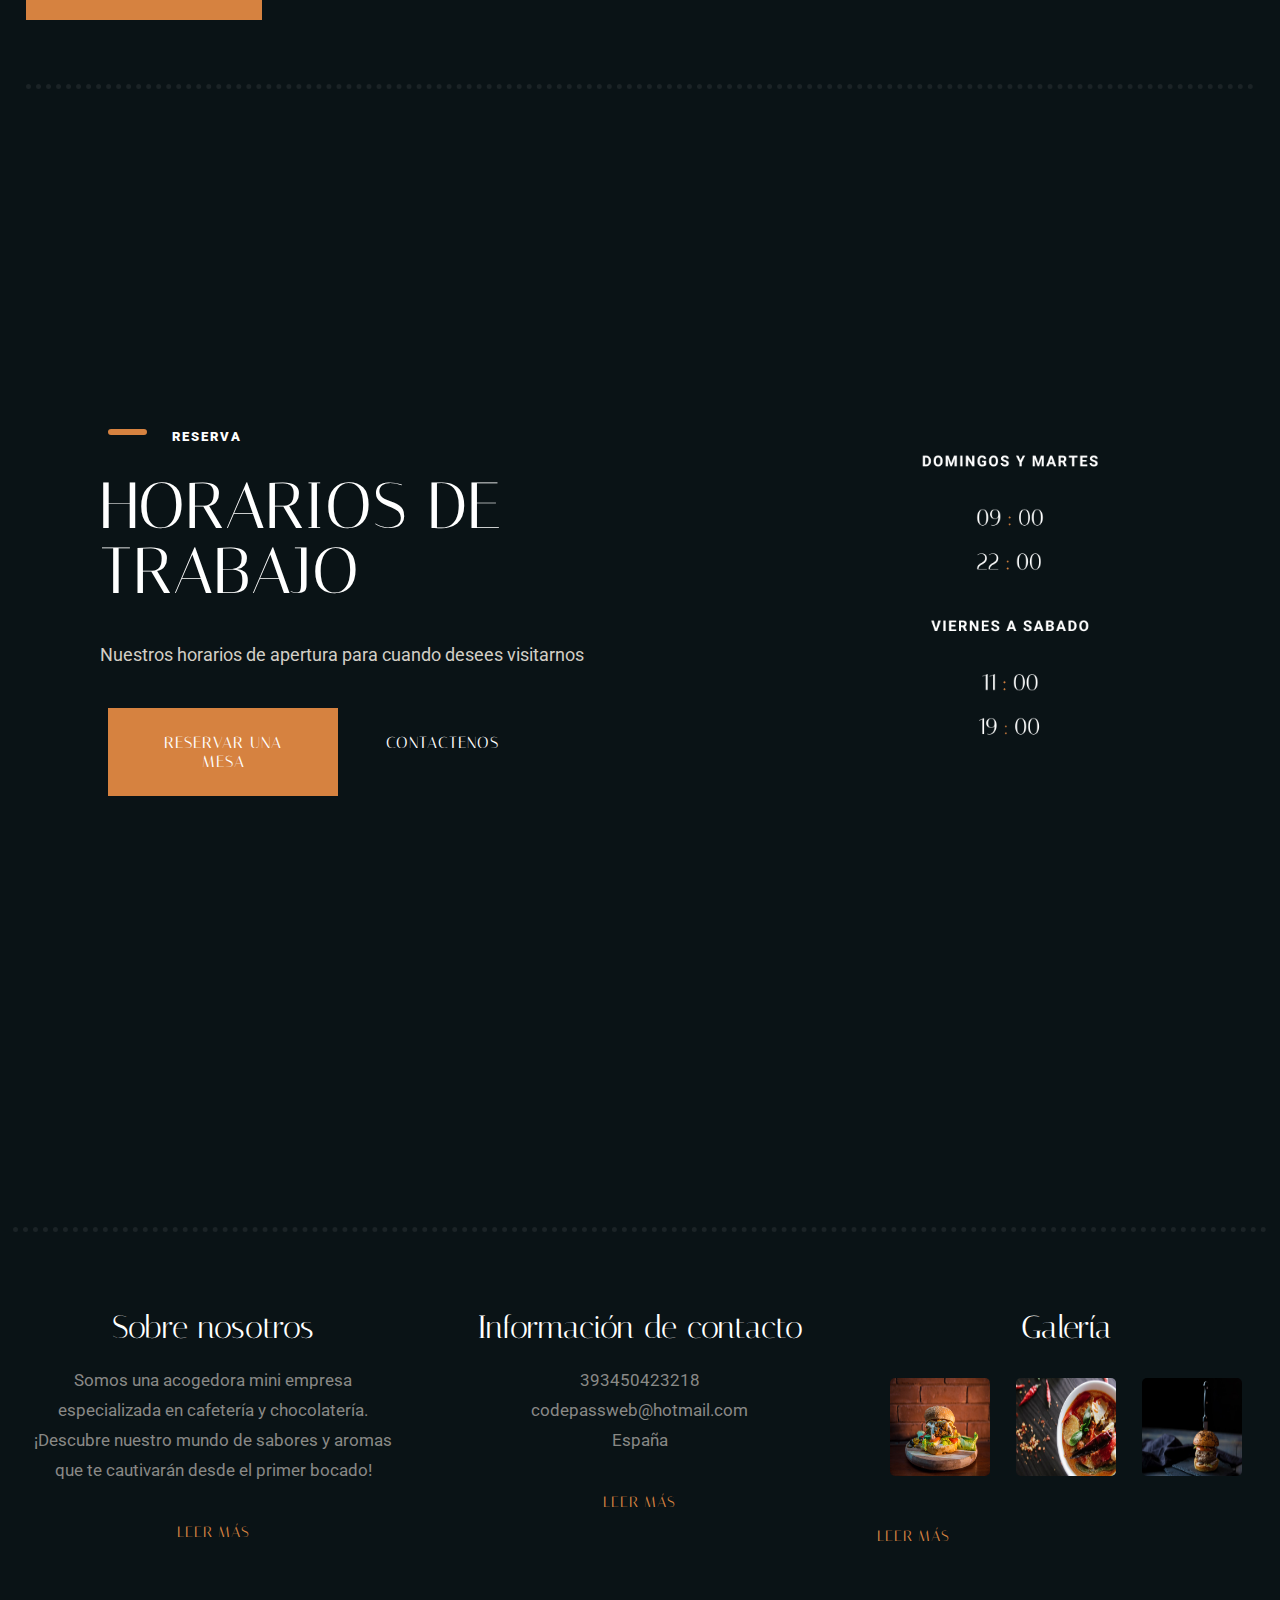
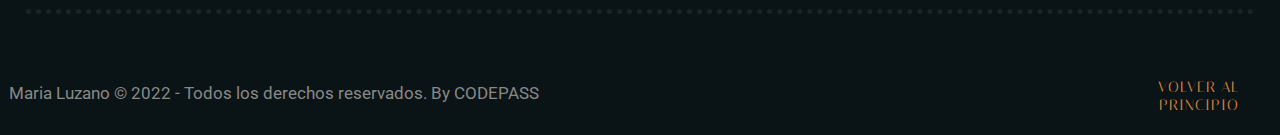
<file: team.html>
<!DOCTYPE html>
<html lang="es">
<head>
  <meta charset="UTF-8">
  <meta name="viewport" content="width=device-width, initial-scale=1.0">
  <title>Banner con efecto ondeado y controles</title>
  <link rel="stylesheet" href="team.css">
</head>
<body>

    <header>
        <img class="logo-1" src="img/logo.png" alt="" />
        <div class="menu container">
    
            <input type="checkbox" id="menu" />
            <label for="menu">
              <img src="img/menu.png" class="menu-icono" alt="" />
            </label>
            <nav class="navbar">
              <div class="menu-1">
                <ul>
                    <li><a href="index.html">Home</a></li>
                    <li><a href="menues.html">Menu</a></li>
                    <li><a href="reservacion.html">Reservacion</a></li>
                    <li><a href="blog.html">Blog</a></li>
                    <li><a href="contacto.html">Contacto</a></li>
                  </ul>
              </div>
    
            <div class="boton-reservacion">
                <a href="reservacion.html">
                    <button class="btn-reservacion">RESERVACION</button>
                </a>
            </div>
            </nav>
        </div>
    
    </header>


<div class="banner">
    <div class="titulos">
        <h2 class="titulo">TEAM</h2>
    </div>
</div>

<div class="texto-equipo">
    <div class="txt-equipo">
        <div class="divider-equipo"></div>
        <h1>EQUIPO</h1>
        <h2>Ellos estan para servirte</h2>
        <p>Nuestro equipo de baristas está aquí para ayudarte con las recetas</p>
    </div>
</div>

<section class="equipo">
    <div class="personal">
        <div class="imagen-txt">
            <img class="img-1" src="img/jack.jpg">
        </div>
        <div class="txt-barista">
            <h1>Jack Johnson</h1>
            <p>Barista</p>
        </div>
        <div class="redes">
            <img src="img/facebook.png">
            <img src="img/instagram.png">
            <img src="img/twitter.png">
            <img src="img/youtube.png">
        </div>
    </div>

    <div class="personal">
        <div class="imagen-txt">
            <img class="img-1" src="img/lora.webp">
        </div>
        <div class="txt-barista">
            <h1>Lora Hans</h1>
            <p>Barista</p>
        </div>
        <div class="redes">
            <img src="img/facebook.png">
            <img src="img/instagram.png">
            <img src="img/twitter.png">
            <img src="img/youtube.png">
        </div>
    </div>

    <div class="personal">
        <div class="imagen-txt">
            <img class="img-1" src="img/pela.jpg">
        </div>
        <div class="txt-barista">
            <h1>Matias Moron</h1>
            <p>Barista</p>
        </div>
        <div class="redes">
            <img src="img/facebook.png">
            <img src="img/instagram.png">
            <img src="img/twitter.png">
            <img src="img/youtube.png">
        </div>
    </div>
</section>

<div class="comentarios">
    <div class="titulocomentarios">
        <div class="divider-eleginos"></div>
        <h1>TESTIMONIOS</h1>
        <h2>Lo que opinan nuestros visitantes</h2>
        <p>Nuestros apreciados clientes han compartido sus lindos comentarios sobre nuestra cafetería</p>
    </div>
</div>

<section class="container-testimonios">
    <div class="cliente">
            <h1>¡El mejor restaurante!</h1>
            <p>La cafetería Garden Coffee es simplemente la mejor. Su comida exquisita y el café de calidad son incomparables</p>
        <div class="img-cliente">
            <img src="img/cliente2.webp">
            <h1>OSCAR MILAN</h1>
        </div>
    </div>
    <div class="cliente">
            <h1>¡Estaba muy delicioso!</h1>
            <p>La comida de la cafetería estaba simplemente deliciosa. ¡Una experiencia gastronómica que definitivamente repetiré cuando vuelva!</p>
        <div class="img-cliente">
            <img src="img/cliente1.webp">
            <h1>EMMA LOZZA</h1>
        </div>
    </div>
    <div class="cliente">
            <h1>¡Estoy encantada!</h1>
            <p>¡Me encantó la cafetería! El ambiente, el servicio y, sobre todo, la calidad de los
                productos me dejaron completamente satisfecho. ¡Volveré pronto!
            </p>
        <div class="img-cliente">
            <img src="img/cliente3.webp">
            <h1>VICTORIA FRECKMAN</h1>
        </div>
    </div>
</section>
    <div class="boton-testimonios">
        <a href="contacto.html#local">
            <button div class="btn-testimonios">MÁS SOBRE NOSOTROS</button>
        </a>
    </div>
    <div class="divider-p"></div>

    <section class="horabar">
        <div class="horario-box">
          <div class="divider-horarios"></div>
          <h1>RESERVA</h1>
          <h2>HORARIOS DE TRABAJO</h2>
          <p>Nuestros horarios de apertura para cuando desees visitarnos</p>
          <a href="reservacion.html">
              <button class="btn-horarios">RESERVAR UNA MESA</button>
          </a>
          <a href="https:/wa.me/3450423218">
              <button class="btn-horario">CONTACTENOS</button>
          </a>
        </div>
        <div class="img-horarios">
            <img src="img/cuadro.png" alt="">
        </div>
  
    </section>

        <footer>
            <div class="divider-footer"></div>

            <div class="footer-sesion">
                <div class="sesion">
                    <div class="titulo-sesion">
                        <h1>Sobre nosotros</h1>
                        <p>Somos una acogedora mini empresa especializada en cafetería y chocolatería. 
                            ¡Descubre nuestro mundo de sabores y aromas que te cautivarán desde el primer bocado!
                        </p>
                        <a href="team.html"><button>LEER MÁS</button></a>
                    </div>
                </div>
                <div class="sesion">
                    <div class="titulo-sesion">
                        <h1>Información de contacto</h1>
                        <p>393450423218</p>
                        <p>codepassweb@hotmail.com</p>
                        <p>España</p>
                        <a href="contacto.html"><button>LEER MÁS</button></a>
                    </div>
                </div>
                <div class="sesion">
                    <div class="titulo-sesion">
                        <h1>Galería</h1>
                    </div>
                    <div class="img-footer">
                        <img class="imagen-1" src="img/burguer2.jpg" alt="">
                        <img class="imagen-2" src="img/pasta.jpg" alt="">
                        <img class="imagen-3" src="img/burguer.jpg" alt="">
                    </div>
                    <a href="menues.html"><button>LEER MÁS</button></a>
                    </div>
                </div>
            </div>
            <div class="divider-final"></div>
            <div class="copyright">
                <div class="descripcion">
                    <p>Maria Luzano &copy; 2022 - Todos los derechos reservados. By CODEPASS</p>
                </div>
                <a href="team.html"><button>VOLVER AL PRINCIPIO</button></a>
            </div>
        </footer>
        
        <script src=""></script>
    </body>
</html>
</file>
<file: style.css>
@import url('https://fonts.googleapis.com/css2?family=Dancing+Script:wght@400;500;600;700&family=Italiana&family=Roboto:wght@100;300;400;500;700;900&display=swap');

* {
    padding: 0;
    margin: 0;
    box-sizing: none;
    text-decoration: none;
    list-style-type: none;
}

body, html {
    background-color: #0A1316;
}

.logo-1 {
    z-index: 1000;
    display: flex;
    position: absolute;
    width: 15%;
    margin-top: -3%;
}

.menu {
    position: absolute;
    top: 20px;
    left: 0;
    right: 0;
    display: flex;
    justify-content: center;
    align-items: center;
    z-index: 1000;
    margin-left: 10%;
}

.navbar {
    display: flex;
}


.menu .navbar ul li {
    position: relative;
    float: left;
}

.menu .navbar ul li a {
    font-size: 18px;
    padding: 20px;
    color: white;
    display: block;
    font-family: 'Roboto';
    font-weight: 600;
}

.menu .navbar ul li a:hover {
    color:#D68240;
}

#menu {
    display: none;
}

.menu-icono {
    width: 25px;
}

.menu label {
    cursor: pointer;
    display: none;
}

.boton-reservacion {
    justify-content: center;
    display: flex;
    align-items: center;
    text-align: center;
}

.btn-reservacion {
    border: none;
    font-family: 'Italiana';
    padding: 20px;
    margin-left: 200%;
    color: white;
    cursor: pointer;
    background-color: #D68240;
}

.ban-container {
    height: 750px;
}


.banner {
    position: relative;
    width: 100%;
    height: 400px;
    z-index: 1;
    display: flex;
  }
  

  .slide {
    position: absolute;
    width: 100%;
    height: 200%;
    top: -100%;
    opacity: 0;
    transition: opacity 1s, top 1s;
  }

  .active {
    top: 0;
    opacity: 1;
  }
  
  .controls {
    position: relative;
    bottom: 20px;
    left: 50%;
    transform: translateX(-50%);
    margin-top: 45%;
  }
  
  .control {
    display: inline-block;
    width: 10px;
    height: 10px;
    background-color: #888;
    border-radius: 50%;
    margin: 0 5px;
    cursor: pointer;

  }
  
  .control.active {
    background-color: #333;
  }

  .divider-1 {
    border: 3px solid #D68240;
    width: 33px;
    border-radius: 5px;
    align-items: center;
    margin-left: 48.5%;
    margin-bottom: 1.5%;
  }

.banner img {
    opacity: 0.3;
}

.img-garden {
    opacity: 0.5;
    width: 100%;
    height: auto;
}

.texto {
    width: 100%;
    color: white;
    z-index: 1000;
    position: absolute;
    top: 20%;
    text-align: center;
    flex-direction: row;
    display: block;
    justify-content: center;
    align-items: center;
}

.titulo-garden {
    font-family: 'Roboto';
    text-transform: uppercase;
    font-size: clamp(5px, 5vw, 13px);
    letter-spacing: 2px;
    font-weight: 900;
    margin-bottom: 2%;
}

.subtitulo-garden {
    width: 100%;
    font-family: 'Italiana';
    font-size: clamp(50px, 8vw, 650px);
    font-weight: 400;
}

.texto .btn-border {
    font-family: 'Italiana';
    background-color: transparent;
    border: 3px solid white;
    color: white;
    letter-spacing: 1px;
    padding: 30px;
    font-weight: 200;
    cursor: pointer;
    font-size: clamp(10px, 5vw, 16px);
}

.texto button {
    margin-top: 2.5%;
}

.texto .btn-texto {
    font-family: 'Italiana';
    background-color: transparent;
    border: none;
    color: white;
    letter-spacing: 1px;
    padding: 30px;
    font-weight: 200;
    font-size: 16px;
    cursor: pointer;
}

.slide img {
    width: 100%;
    height: 80%;
}

.divider-2 {
    border: 3px solid #D68240;
    width: 33px;
    border-radius: 5px;
    align-items: center;
    margin-left: 48.5%;
    margin-bottom: 1.5%;
}

.fondo-2 img {
    opacity: 0.5;
}

.divider-3 {
    border: 3px solid #D68240;
    width: 33px;
    border-radius: 5px;
    align-items: center;
    margin-left: 48.5%;
    margin-bottom: 1.5%;
}

.fondo-3 img {
    opacity: 0.5;
}

.divider-4 {
    border: 3px solid #D68240;
    width: 33px;
    border-radius: 5px;
    align-items: center;
    position: absolute;
    margin-top: 2%;
}

.quienessomos {
    display: flex;
    flex-direction: row;
    flex-wrap: wrap;
    justify-content: center;
    align-items: center;
    flex-direction: row;
}

.titulo-cafe {
    width: 500px;
    height: 453px;
    font-size: 13px;
    color: white;
    text-align: left;
    line-height: 22px;
    margin: 50px;
}

.texto-titulocafe {
    width: 30%;
}

.titulo-cafe h1 {
    font-family: 'Roboto';
    text-transform: uppercase;
    font-size: clamp(5px, 3vw, 13px);
    letter-spacing: 2px;
    font-weight: 900;
    margin-top: 10%;
}

.titulo-cafe h2 {
    font-family: 'Italiana';
    font-weight: 200;
    font-size: clamp(15px, 7vw, 60px);
    margin-top: 2%;
    line-height: 65px;
}

.titulo-cafe p {
    font-family: 'Roboto';
    font-size: clamp(15px, 8vw, 17px);
    color: #D3CFC6;
    line-height: 30px;
}

.btn-cafe {
    border: none;
    font-family: 'Italiana';
    padding: 25px;
    padding-left: 35px;
    padding-right: 35px;
    color: white;
    cursor: pointer;
    background-color: #D68240;
    margin-top: 7%;
    font-size: 16px;
}

.titulo-cafe .img-titulocafe {
    width: 110%;
    margin-top: 7%;
}

.divider-5 {
    border: 3px solid #D68240;
    width: 33px;
    border-radius: 5px;
    align-items: center;
    position: absolute;
    margin-top: 2%;
}

.cafe {
    display: flex;
    flex-direction: row;
    flex-wrap: wrap-reverse;
    justify-content: center;
    align-items: center;
    flex-direction: row;
}

.txt-menucafe {
    width: 500px;
    height: 460px;
    font-size: 13px;
    color: white;
    text-align: left;
    line-height: 22px;
    margin: 50px;
}


.txt-menucafe h1 {
    font-family: 'Roboto';
    text-transform: uppercase;
    font-size: clamp(5px, 3vw, 13px);
    letter-spacing: 2px;
    font-weight: 900;
    margin-top: 10%;
}

.txt-menucafe h2 {
    font-family: 'Italiana';
    font-weight: 200;
    font-size: clamp(15px, 7vw, 60px);
    margin-top: 2%;
    line-height: 65px;
}

.txt-menucafe p {
    font-family: 'Roboto';
    font-size: clamp(15px, 8vw, 17px);
    color: #D3CFC6;
    line-height: 30px;
}

.btn-menucafe {
    border: none;
    font-family: 'Italiana';
    padding: 25px;
    padding-left: 35px;
    padding-right: 35px;
    color: white;
    cursor: pointer;
    background-color: #D68240;
    margin-top: 7%;
    font-size: 16px;
}

.txt-menucafe .img-menucafe {
    width: 110%;
    margin-top: 10%;
}

.divider-6 {
    border: 3px solid #D68240;
    width: 33px;
    border-radius: 5px;
    align-items: center;
    margin-top: 2%;
    position: absolute;
}

.section-equipo {
    display: flex;
    flex-direction: row;
    flex-wrap: wrap;
    justify-content: center;
    align-items: center;
    flex-direction: row;
}

.txt-equipo {
    width: 500px;
    height: 420px;
    font-size: 13px;
    color: white;
    text-align: left;
    line-height: 22px;
    margin: 50px;
}


.txt-equipo h1 {
    font-family: 'Roboto';
    text-transform: uppercase;
    font-size: clamp(5px, 3vw, 13px);
    letter-spacing: 2px;
    font-weight: 900;
    margin-top: 10%;
}

.txt-equipo h2 {
    font-family: 'Italiana';
    font-weight: 200;
    font-size: clamp(15px, 7vw, 60px);
    margin-top: 2%;
    line-height: 65px;
}

.txt-equipo p {
    font-family: 'Roboto';
    font-size: clamp(15px, 8vw, 17px);
    color: #D3CFC6;
    line-height: 30px;
}

.btn-equipo {
    border: none;
    font-family: 'Italiana';
    padding: 25px;
    padding-left: 35px;
    padding-right: 35px;
    color: white;
    cursor: pointer;
    background-color: #D68240;
    margin-top: 7%;
    font-size: 16px;
}

.txt-equipo .img-equipo {
    width: 110%;
    margin-top: 7%;
}

.eleginos {
    margin-top: 20%;
}

.divider-eleginos {
    border: 3px solid #D68240;
    width: 33px;
    border-radius: 5px;
    align-items: center;
    margin-top: -7%;
    margin-left: 35.5%;
    margin-bottom: 1.5%;
}

.txt-eleginos {
    justify-content: center;
    align-items: center;
    color: white;
    text-align: center;
    margin-left: 20%;
}

.txt-eleginos h1 {
    font-family: 'Roboto';
    text-transform: uppercase;
    font-size: 13px;
    letter-spacing: 2px;
    font-weight: 900;
    margin-right: 25%;
}

.txt-eleginos h2 {
    font-family: 'Italiana';
    font-weight: 200;
    font-size: clamp(37px, 7vw, 60px);
    width: 75%;
    margin-top: 2%;
    line-height: 65px;
}

.txt-eleginos p {
    font-family: 'Roboto';
    font-size: clamp(15px, 8vw, 17px);
    color: #D3CFC6;
    width: 75%;
    line-height: 30px;
    margin-top: 5%;
}

.destacados {
    display: flex;
    flex-direction: row;
    justify-content: center;
    flex-wrap: wrap;
    margin-bottom: 15%;
}

.box {
    width: 350px;
    height: 335px;
    font-size: 13px;
    color: white;
    margin: 10px;
    text-align: center;
    padding: 30px;
    line-height: 22px;
    display: block;
}

.box h2 {
    font-size: clamp(28px, 3vw, 32px);
    color: white;
    font-family: 'Italiana';
    font-weight: 500;
    margin-bottom: 10%;
    line-height: 35px;
}

.box p {
    font-size: clamp(15px, 8vw, 17px);
    width: 100%;
    color:white;
    font-family: 'Roboto';
    line-height: 30px;
}

.img-box {
    display: flex;
}

.img-box img {
    width: 55%;
    margin-left: 23%;
    height: 15%;
    border-radius: 50%;
    opacity: 0.7;
    margin-top: 10%;
}

.horabar {
    background-image: url('img/baristanacho.jpg');
    background-attachment: fixed;
    background-size: cover;
    width: 100%;
    height: 750px;
    margin-bottom: 17%;
    display: flex;
    justify-content: space-around;
    align-items: center;
    position: relative;
    flex-direction: row;
    flex-wrap: wrap;
    color: white;
}

.horario-box {
    text-align: left;
    width: 47%;
    margin-top: -7%;
}

.divider-horarios {
    position: absolute;
    border: 3px solid #D68240;
    width: 33px;
    display: flex;
    border-radius: 5px;
    align-items: center;
    margin-left: 3%;
}

.horario-box h1 {
    font-family: 'Roboto';
    text-transform: uppercase;
    font-size: 13px;
    letter-spacing: 2px;
    font-weight: 900;
    margin-left: 15%;
}

.horario-box h2 {
    font-family: 'Italiana';
    font-weight: 200;
    font-size: clamp(35px, 9vw, 65px);
    line-height: 65px;
    letter-spacing: 1px;
    margin-left: 5%;
    margin-top: 5%;
}

.horario-box p {
    font-family: 'Roboto';
    font-size: clamp(15px, 8vw, 17px);
    color: #D3CFC6;
    line-height: 30px;
    margin-left: 5%;
    margin-top: 6%;
    
}

.horario-box button {
    letter-spacing: 1px;
    margin-top: 3%;
    display: flex;
    position: absolute;
    width: 18%;
}

.btn-horarios {
    border: none;
    font-family: 'Italiana';
    padding: 25px;
    padding-left: 35px;
    padding-right: 35px;
    color: white;
    cursor: pointer;
    background-color: #D68240;
    font-size: 16px;
    margin-left: 3%;
}

.btn-horario {
    border: none;
    font-family: 'Italiana';
    padding: 25px;
    padding-left: 35px;
    padding-right: 35px;
    color: white;
    cursor: pointer;
    background-color: transparent;
    margin-left: 22%;
    font-size: 16px;
}

.img-horarios img {
    display: flex;
    position: relative;
    width: 400px;
    height: 400px;
}

.divider-eleginos {
    border: 3px solid #D68240;
    width: 33px;
    border-radius: 5px;
    align-items: center;
    margin-top: -7%;
    margin-left: 35.5%;
    margin-bottom: 1.5%;
}

.comentarios {
    position: relative;
    justify-content: center;
    align-items: center;
    color: white;
    text-align: center;
    margin-left: 20%;
    margin-bottom: 5%;
}

.titulocomentarios h1 {
    font-family: 'Roboto';
    text-transform: uppercase;
    font-size: 13px;
    letter-spacing: 2px;
    font-weight: 900;
    margin-right: 25%;
}

.titulocomentarios h2 {
    font-family: 'Italiana';
    font-weight: 200;
    font-size: clamp(37px, 7vw, 60px);
    width: 75%;
    margin-top: 2%;
    line-height: 65px;
}

.titulocomentarios p {
    font-family: 'Roboto';
    font-size: clamp(15px, 8vw, 17px);
    color: #D3CFC6;
    width: 75%;
    line-height: 30px;
    margin-top: 5%;
}

.container-testimonios {
    display: flex;
    flex-direction: row;
    justify-content: center;
    flex-wrap: wrap;
    margin-bottom: 15%;
}

.cliente {
    width: 350px;
    height: 335px;
    border: 3px dotted #1B2326;
    font-size: 13px;
    color: white;
    margin: 7px;
    text-align: left;
    padding: 30px;
    line-height: 22px;
    display: block;
}

.cliente h1 {
    font-size: clamp(28px, 5vw, 32px);
    color: #A7A6A0;
    font-family: 'Italiana';
    font-weight: 500;
    margin-top: 10%;
    margin-bottom: 15%;
}

.cliente p {
    font-size: clamp(15px, 5vw, 17px);
    width: 100%;
    color:#5C615E;
    font-family: 'Roboto';
    line-height: 30px;
}

.img-cliente {
    display: flex;
}

.img-cliente img {
    width: 13%;
    height: 15%;
    border-radius: 50%;
    opacity: 0.7;
    margin-top: 10%;
}

.img-cliente h1 {
    font-family: 'Roboto';
    text-transform: uppercase;
    font-size: 13px;
    letter-spacing: 2px;
    font-weight: 900;
    margin-left: 5%;
    margin-top: 13%;
}

.btn-testimonios {
    border: none;
    font-family: 'Italiana';
    padding: 25px;
    padding-left: 35px;
    padding-right: 35px;
    color: white;
    cursor: pointer;
    background-color: #D68240;
    margin-left: 2%;
    font-size: 16px;
    margin-top: 4%;
}

.divider-p {
    margin-top: 5%;
    align-items: center;
    justify-content: center;
    margin-left: 2%;
    width: 96%;
    border-bottom: 5px dotted #1B2326;
}

.incremento-redes {
    width: 100%;
    display: flex;
    position: relative;
    justify-content: center;
    align-items: center;
    text-align: center;
    flex-wrap: wrap;
    flex-direction: row;
}

.counter-container {
    width: 22%;
    color: white;
    margin: 0;
    justify-content: center;
    align-items: center;
    overflow: hidden;
    flex-direction: column;
    justify-content: center;
    text-align: center;
    padding: 50px;
    margin: 20px;
}
  
.counter {
    font-family: 'Italiana';
    font-size: 60px;
    margin-bottom: 8%;
}

.counter-container span {
    font-family: 'Roboto';
    text-transform: uppercase;
    font-size: 13px;
    letter-spacing: 2px;
    font-weight: 900;
}



.app {
    background-image: url('img/fondo2.jpg');
    background-attachment: fixed;
    width: 100%;
    height: auto;
    display: flex;
    justify-content: space-between;
    align-items: center;
    position: relative;
    flex-direction: row;
    flex-wrap: wrap;
}

.divider-app {
    border: 3px solid #D68240;
    width: 33px;
    border-radius: 5px;
    align-items: center;
    margin-left: 7%;
    position: absolute;
    margin-top: 5%;
}

.titulo-app {
    color: white;
    margin-top: 2%;
    width: 37%;
}


.titulo-app h1 {
    font-family: 'Roboto';
    text-transform: uppercase;
    font-size: 13px;
    letter-spacing: 2px;
    font-weight: 900;
    margin-left: 25%;
    margin-top: 10%;
}

.titulo-app h2 {
    font-family: 'Italiana';
    font-weight: 200;
    font-size: clamp(35px, 9vw, 65px);
    margin-left: 14%;
    margin-top: 5%;
    line-height: 65px;
}

.titulo-app p {
    font-family: 'Roboto';
    font-size: clamp(15px, 8vw, 17px);
    color: #D3CFC6;
    width: 75%;
    line-height: 30px;
    margin-left: 14%;
    margin-top: 5%;
    margin-bottom: 5%;
}


.img-app img {
    display: flex;
    position: relative;
    width: 90%;
}

.btn-app {
    display: flex;
    position: relative;
    border: none;
    font-family: 'Italiana';
    padding: 20px;
    padding-left: 35px;
    padding-right: 35px;
    color: white;
    cursor: pointer;
    background-color: transparent;
    border: 3px solid #D68240;
    margin-left: 60%;
    font-size: 16px;
    margin-top: 4%;
}

.botones-aplicacion {
    display: flex;
    margin-bottom: 20%;
}

.btn-aplicacion {
    border: none;
    font-family: 'Italiana';
    padding: 20px;
    padding-left: 35px;
    padding-right: 35px;
    color: white;
    cursor: pointer;
    background-color: transparent;
    border: 3px solid #D68240;
    margin-left: 50%;
    margin-top: 4%;
    font-size: 16px;
}

.divider-boletin {
    border: 3px solid #D68240;
    width: 33px;
    border-radius: 5px;
    align-items: center;
    margin-top: -7%;
    margin-left: 35.5%;
    margin-bottom: 1.5%;
}

.boletin {
    justify-content: center;
    align-items: center;
    color: white;
    text-align: center;
    margin-left: 20%;
    margin-bottom: 5%;
    margin-top: 15%;
}


.titulo-boletin h1 {
    font-family: 'Roboto';
    text-transform: uppercase;
    font-size: 13px;
    letter-spacing: 2px;
    font-weight: 900;
    margin-right: 25%;
}

.titulo-boletin h2 {
    font-family: 'Italiana';
    font-weight: 200;
    font-size: clamp(35px, 9vw, 65px);
    width: 75%;
    margin-top: 2%;
    line-height: 65px;
}

.titulo-boletin p {
    font-family: 'Roboto';
    font-size: clamp(15px, 8vw, 17px);
    color: #D3CFC6;
    width: 75%;
    line-height: 30px;
    margin-top: 5%;
}

.recetas {
    display: flex;
    flex-direction: row;
    justify-content: center;
    flex-wrap: wrap;
}

.pack-receta {
    background-color: #121A1D;
    text-align: center;
    display: block;
    width: 380px;
    margin: 16px;
    border: 2px solid transparent;
}

.imagen-txt img {
    position: relative;
    width: 100%;
    height: 240px;
}

.boton-receta {
    position: absolute;
    z-index: 1;
    justify-content: center;
    align-items: center;
    margin-left: 10%;
}

.txt-receta {
    text-align: left;
    width: 81%;
    justify-content: center;
    align-items: center;
    color: white;
    margin-left: 4%;
    padding: 23px;
    position: relative;
    margin-top: -1%;
}

.txt-receta h1 {
    font-size: clamp(28px, 5vw, 32px);
    color: white;
    font-family: 'Italiana';
    font-weight: 500;
    margin-top: 2%;
    margin-bottom: 5%;
}

.txt-receta p {
    font-size: clamp(15px, 8vw, 17px);
    width: 100%;
    color:#898986;
    font-family: 'Roboto';
    line-height: 30px;
}

.boton-receta {
    display: flex;
    margin-top: 2%;
    margin-left: 2%;
}

.boton-receta button {
    font-family: 'Roboto';
    color: white;
    background-color:#D68240;
    border-radius: 3px;
    border: none;
    padding: 13px;
    padding-top: 8px;
    padding-bottom: 8px;
    letter-spacing: 2px;
}

.txt-receta button {
    color:#D68240;
    background-color: transparent;
    border: none;
    font-family: 'Italiana';
    cursor: pointer;
}

.suscripcion {
    width: auto;
    text-align: center;
    padding: 20px;
    box-shadow: 0 0 10px rgba(0, 0, 0, 0.1);
    background-image: url('img/moza1.jpg');
    background-repeat: no-repeat;
    background-size: cover;
    background-position: center;
    height: 550px;
    display: flex;
    flex-direction: column;
    justify-content: center;
}

.divider-suscripcion {
    position: relative;
    border: 3px solid #D68240;
    width: 33px;
    display: flex;
    border-radius: 5px;
    margin-top: -1%;
    align-items: center;
    display: flex;
}

.titulo-suscripcion {
    font-family: 'Roboto';
    font-size: 13px;
    letter-spacing: 2px;
    font-weight: 900;
    margin-bottom: 3%;
    margin-right: 84%;
    margin-top: -0.5%;
    color: white;
}

.subtitulo-suscripcion {
    font-family: 'Italiana';
    font-weight: 200;
    font-size: clamp(35px, 9vw, 65px);
    width: 70%;
    line-height: 65px;
    letter-spacing: 1px;
    margin-right: 63%;
    text-align: left;
    color: white;
    margin-bottom: 7%;
}

.email,
.btn-submit {
    position: relative;
    z-index: 1;
}

.email {
    width: 350px;
    background-color: #121A1D;
    padding: 10px;
    font-size: 18px;
    height: 48px;
    border: none
}

::placeholder {
    color: #D3CFC6;
}

.titulo-suscripcion,
.subtitulo-suscripcion,
.botones-suscripcion {
    position: relative;
    z-index: 1;
}

.botones-suscripcion {
    margin-right: 53%;
    display: flex;
}

.btn-submit {
    width: 197px;
    border: none;
    font-family: 'Italiana';
    padding: 25px;
    padding-left: 35px;
    padding-right: 35px;
    color: white;
    cursor: pointer;
    background-color: #D68240;
    font-size: 16px;
}

.botones-suscripcion input {
    color: white;
}
.divider-footer {
    margin-top: 5%;
    align-items: center;
    justify-content: center;
    margin-left: 1%;
    width: 98%;
    border-bottom: 5px dotted #1B2326;
    margin-bottom: 5%;
}

.footer-sesion {
    display: flex;
    flex-direction: row;
    justify-content: space-around;
    flex-wrap: wrap;
    position: relative;
}

.sesion {
    text-align: left;
    display: block;
    width: 380px;
    margin: 5px;
    margin-bottom: 10%;
}

.sesion h1 {
    font-size: clamp(28px, 5vw, 32px);
    color: white;
    font-family: 'Italiana';
    font-weight: 500;
    margin-top: 2%;
    margin-bottom: 5%;
}

.sesion p {
    font-size: clamp(15px, 8vw, 17px);
    width: 100%;
    color:#898986;
    font-family: 'Roboto';
    line-height: 30px;
}

.img-footer {
    display: flex;
}

.img-footer img {
    width: 100px;
    margin: 13px;
    height: 98px;
    border-radius: 5px;
}

.sesion button {
    color:#D68240;
    background-color: transparent;
    border: none;
    font-family: 'Italiana';
    cursor: pointer;
    margin-top: 10%;
    letter-spacing: 1px;
    font-size: 15px;
}

.divider-final {
    align-items: center;
    justify-content: center;
    margin-top: -5%;
    margin-left: 2%;
    width: 96%;
    border-bottom: 5px dotted #1B2326;
    margin-bottom: 5%;
}

.copyright {
    justify-content: space-between;
    display: flex;
    flex-wrap: wrap-reverse;
    position: relative;
}

.descripcion {
    width: 70%;
}

.descripcion p {
    font-size: clamp(13px, 2vw, 17px);
    width: 100%;
    color:#898986;
    font-family: 'Roboto';
    line-height: 30px;
    margin-left: 1%;
    margin-bottom: 3%;
}

.copyright button {
    letter-spacing: 1px;
    font-size: 15px;
    color:#D68240;
    background-color: transparent;
    border: none;
    font-family: 'Italiana';
    cursor: pointer;
    margin-left: 2%;
}


/* R E S P O N S I V E */

/* TABLET */

@media screen and (max-width: 1300px) {
    .menu {
        padding: 20px;
        justify-content: space-between;
    }

    .logo-1 {
        width: 20%;
    }

    .menu label {
        display: initial;
    }

    .menu .navbar {
        position: absolute;
        top: 100%;
        left: 0;
        right: 0;
        display: none;
        background-color: #D68240;
    }

    .menu-icono {
        width: 5%;
        position: absolute;
        margin-left: 90%;
    }

    .menu .nabvar ul li {
        width: 70%;
    }

    #menu:checked ~ .navbar {
        display: initial;
        margin-top: 1%;
        margin-left: 80%;
        width: 150px;
    }

    .boton-reservacion {
        display: none;
    }

    .banner .controls {
        margin-top: 47%;
    }
    .titulo-cafe {
        text-align: center;
        width: 100%;
        margin-top: 0%;
        height: 200%;
    }

    .titulo-cafe .img-titulocafe {
        width: 50%;
    }

    .divider-4 {
        left: 48%;
        margin-top: 7%;
    }

    .app {
        justify-content: center;
        align-items: center;
        text-align: center;
    }

    .divider-app {
        left: 42%;
    }

    .titulo-app {
        width: 100%;
        margin-right: 10%;
    }

    .titulo-app h1 {
        margin-left: 12%;
    }

    .titulo-app h2 {
        margin-left: 11%;
    }

    .titulo-app p {
        margin-left: 18%;
    }

    .txt-menucafe {
        text-align: center;
        width: 100%;
    }

    .txt-menucafe .img-menucafe {
        width: 50%;
        margin-top: 1%;
    }

    .divider-5 {
        left: 48%;
        margin-top: 7%;
    }



    .txt-equipo {
        text-align: center;
        width: 100%;
        margin-top: 0%;
        height: 200%;
    }

    .txt-equipo .img-equipo {
        width: 50%;
    }

    .divider-6 {
        left: 48%;
        margin-top: 7%;
    }


    .section-equipo {
        margin-top: 5%;
    }

    .botones-aplicacion {
        justify-content: center;
    }

    .img-app {
        margin-left: 5%;
        margin-top: -10%;
    }

    .titulo-sesion {
        text-align: center;
    }

}

@media screen and (max-width:1150px) {

    .menu {
        padding: 20px;
        justify-content: space-between;
    }

    .logo-1 {
        width: 20%;
    }

    .menu label {
        display: initial;
    }

    .menu .navbar {
        position: absolute;
        top: 100%;
        left: 0;
        right: 0;
        display: none;
        background-color: #D68240;

    }

    .menu-icono {
        width: 4%;
        position: absolute;
    }

    .menu .nabvar ul li {
        width: 70%;
    }

    #menu:checked ~ .navbar {
        display: initial;
        margin-top: 1%;
        margin-left: 73%;
    }

    .banner .controls {
        display: none;
    }
    .divider-4 {
        left: 47%;
    }

    .divider-5 {
        left: 47%;
    }

    .divider-6 {
        left: 47%;
    }

    .divider-eleginos {
        margin-left: 34%;
    }


    .horario-box h1 {
        margin-left: 20%;
    }

    .divider-app {
        left: 41%;
    }

    .botones-aplicacion {
        margin-right: 7%;
    }

    .divider-boletin {
        margin-left: 34%;
    }

    .titulo-suscripcion {
        margin-left: 7%;
    }

}


@media screen and (max-width:991px) {
    .menu {
        padding: 20px;
        justify-content: space-between;
    }

    .logo-1 {
        width: 30%;
        margin-top: -5% ;
    }

    .menu label {
        display: initial;
    }

    .menu .navbar {
        position: absolute;
        top: 100%;
        left: 0;
        right: 0;
        display: none;
        background-color: #D68240;
    }

    .menu-icono {
        width: 3%;
        position: absolute;
        margin-left: 85%;
    }

    .menu .nabvar ul li {
        width: 70%;
    }


    #menu:checked ~ .navbar {
        display: initial;
        margin-top: 1%;
        margin-left: 65%;
    }

    .boton-reservacion {
        display: none;
    }


    .divider-1, .divider-2, .divider-3 {
        margin-left: 47%;
    }

    .divider-4 {
        margin-top: 4%;
        left: 46%;
    }

    .divider-5 {
        margin-top: 4%;
        margin-left: 0%;
    }

    .divider-6 {
        margin-top: 4%;
    }

    .titulo-garden {
        margin-top: 3%;
    }

    .section-equipo {
        margin-top: 10%;
    }

    .subtitulo-garden {
        font-size: 50px;
    }

    .divider-eleginos {
        margin-left: 33%;
        margin-bottom: 4%; 
    }

    .texto {
        margin-top: 7%;
    }

    .texto .btn-border{
        padding: 20px;
    }

    .controls {
        margin-top: 63%;
    }

    .titulo-cafe .img-titulocafe {
        width: 97%;
    }
    
    .txt-menucafe .img-menucafe {
        width: 97%;
        margin-top: -4%;
    }

    .txt-equipo .img-equipo {
        width: 97%;
    }

    .horabar {
        height: 1000px;
    }

    .horario-box {
        text-align: center;
        width: 100%;
        margin-top: 5%;
    }

    .horario-box h1 {
        margin-left: 1%;
    }

    .horario-box h2 {
        margin-left: 0%;
    }

    .horario-box p {
        margin-left: 0%;
    }

    .divider-horarios {
        margin-top: -3%;
        left: 44%
    }

    .horario-box .btn-horarios {
        width: 30%;
    }

    .btn-horario, .btn-horarios {
        left: 20%;
    }

    .btn-horario {
        margin-left: 30%;
    }

    .app {
        height: 1200px;
    }

    .divider-app {
        left: 40%;
    }

    .botones-aplicacion {
        margin-right: 16%;
    }


    .boletin {
        margin-top: 25%;
    }

    .divider-boletin {
        margin-bottom: 4%;
        margin-left: 32.5%;
    }

    .titulo-boletin h1 {
        margin-bottom: 5%;
    }

    .titulo-suscripcion {
        margin-left: 10%;
    }
}

@media screen and (max-width:600px) {

    .logo-1 {
        width: 40%;
        margin-top: -5% ;
    }

    #menu:checked ~ .navbar {
        margin-left: 54%;
    }

    .menu-icono {
        width: 4%;
        margin-top: 1%;
        margin-left: 83%;
    }

    .banner
    .controls {
        margin-top: 110%;
    }

    .banner {
        height: 320px;
    }

    .subtitulo-garden {
        width: 80%;
        margin-left: 10%;
    }
    .quienessomos {
        margin-top: -30%;
    }

    .divider-4 {
        width: 7%;
        position: absolute;
    }

    .divider-5 {
        left: 45%;
    }

    .divider-boletin {
        margin-left: 32%;
    }

    .horabar {
        margin-bottom: 30%;
    }

    .divider-eleginos {
        margin-left: 32%;
    }

    .divider-horarios {
        left: 43%;
    }

    .horario-box h1 {
        margin-top: 2%;
    }

    .horario-box h2 {
        width: 50%;
        margin-left: 25%;
    }

    .horario-box .btn-horarios {
        width: 35%;
        margin-left: -5%;
    }

    .section-equipo {
        margin-top: -30%;
    }

    .btn-horario {
        margin-left: 27%;
    }

    .img-horarios {
        margin-top: 27%;
    }

    .titulocomentarios p {
        margin-bottom: 20%;
    }

    .incremento-redes {
        margin-left: -3%;
        margin-bottom: 10%;
    }

    .botones-aplicacion {
        margin-right: 22%;
        margin-top: 10%;
    }

    .titulo-suscripcion {
        margin-left: 14%;
    }

    .botones-suscripcion {
        margin-left: -2%;
    }

    .copyright {
        justify-content: center;
    }

    .copyright p {
        text-align: center;
    }

    .copyright button {
        margin-bottom: 15%;
    }


    

}


@media screen and (max-width:400px) {

    .banner {
        height: 310px;
    }

    #menu:checked ~ .navbar {
        margin-left: 47%;
    }

    .menu-icono {
        margin-left: 83%;
    }

    .divider-1 , .divider-2, .divider-3 {
        margin-left: 44.5%;
    }

    .email {
        width: 160px;
    }

    .quienessomos {
        margin-top: -33%;
    }

    .divider-4 {
        left: 43.5%
    }

    .divider-5 {
        left: 45%;
    }

    .txt-menucafe h1 {
        margin-top: 13%;
    }

    .divider-6 {
        left: 45%;
    }

    .txt-equipo h1 {
        margin-top: 13%;
    }

    .divider-app {
        margin-left: 5%;
    }

    .divider-horarios {
        left: 42.5%;
    }

    .horario-box h1 {
        margin-top: 2%;
    }

    .img-horarios img {
        width: 90%;
        margin-left: 5%;
    }

    .divider-eleginos {
        margin-left: 31%;
    }

    .titulo-app h1 {
        margin-top: 13%;
    }

    .divider-boletin {
        margin-left: 31%;
    }

    .titulo-boletin h1 {
        margin-top: 7%;
    }

    .titulo-sesion p {
        width: 80%;
        margin-left: 10%;
    }
}
</file>
<file: blog.css>
@import url('https://fonts.googleapis.com/css2?family=Dancing+Script:wght@400;500;600;700&family=Italiana&family=Roboto:wght@100;300;400;500;700;900&display=swap');

* {
    padding: 0;
    margin: 0;
    box-sizing: none;
    text-decoration: none;
    list-style-type: none;
}

body, html {
    background-color: #0A1316;
}

.logo-1 {
    z-index: 1000;
    display: flex;
    position: absolute;
    width: 15%;
    margin-top: -3%;
}

.menu {
    position: absolute;
    top: 20px;
    left: 0;
    right: 0;
    display: flex;
    justify-content: center;
    align-items: center;
    z-index: 1000;
    margin-left: 10%;
}

.navbar {
    display: flex;
}


.menu .navbar ul li {
    position: relative;
    float: left;
}

.menu .navbar ul li a {
    font-size: 18px;
    padding: 20px;
    color: white;
    display: block;
    font-family: 'Roboto';
    font-weight: 600;
}

.menu .navbar ul li a:hover {
    color:#D68240;
}

#menu {
    display: none;
}

.menu-icono {
    width: 25px;
}

.menu label {
    cursor: pointer;
    display: none;
}

.boton-reservacion {
    justify-content: center;
    display: flex;
    align-items: center;
    text-align: center;
}

.btn-reservacion {
    border: none;
    font-family: 'Italiana';
    padding: 20px;
    margin-left: 200%;
    color: white;
    cursor: pointer;
    background-color: #D68240;
}

.banner {
    height: 450px;
    justify-content: center;
    text-align: center;
}

.banner::before {
    content: '';
    background-image: url('img/granoscafe.webp');
    width: 100%;
    height: 470px;
    opacity: 0.5;
    background-size: cover;
    background-position: center;
    display: flex;
    position: absolute;
}

.titulos {
    z-index: 1;
    display: flex;
    color: white;
    position: absolute;
    flex-direction: row;
    top: 35%;
    left: 51%;
    transform: translate(-50%, -50%);
}

.titulo {
    font-family: 'Italiana';
    font-size: clamp(50px, 8vw, 660px);
    font-weight: 400;
    letter-spacing: 5px;
}

.divider-publicacion {
    border: 3px solid #D68240;
    width: 33px;
    border-radius: 5px;
    align-items: center;
    margin-top: -7%;
    margin-left: 35.5%;
    margin-bottom: 1.5%;
}

.publicaciones {
    position: relative;
    justify-content: center;
    align-items: center;
    color: white;
    text-align: center;
    margin-left: 20%;
    margin-bottom: 5%;
    margin-top: 17%;
}

.titulo-publicacion h1 {
    font-family: 'Roboto';
    text-transform: uppercase;
    font-size: 13px;
    letter-spacing: 2px;
    font-weight: 900;
    margin-right: 25%;
}

.titulo-publicacion h2 {
    font-family: 'Italiana';
    font-weight: 200;
    font-size: clamp(37px, 7vw, 60px);
    width: 75%;
    margin-top: 2%;
    line-height: 65px;
}

.titulo-publicacion p {
    font-family: 'Roboto';
    font-size: clamp(15px, 8vw, 17px);
    color: #D3CFC6;
    width: 75%;
    line-height: 30px;
    margin-top: 5%;
}

.recetas {
    display: flex;
    flex-direction: row;
    justify-content: center;
    flex-wrap: wrap;
}

.pack-receta {
    background-color: #121A1D;
    text-align: center;
    display: block;
    width: 380px;
    margin: 16px;
    border: 2px solid transparent;
}

.imagen-txt img {
    position: relative;
    width: 100%;
    height: 240px;
}

.boton-receta {
    position: absolute;
    z-index: 1;
    justify-content: center;
    align-items: center;
    margin-left: 10%;
}

.txt-receta {
    text-align: left;
    width: 81%;
    justify-content: center;
    align-items: center;
    color: white;
    margin-left: 4%;
    padding: 23px;
    position: relative;
    margin-top: -1%;
}

.txt-receta h1 {
    font-size: clamp(28px, 5vw, 32px);
    color: white;
    font-family: 'Italiana';
    font-weight: 500;
    margin-top: 2%;
    margin-bottom: 5%;
}

.txt-receta p {
    font-size: clamp(15px, 8vw, 17px);
    width: 100%;
    color:#898986;
    font-family: 'Roboto';
    line-height: 30px;
}

.boton-receta {
    display: flex;
    margin-top: 2%;
    margin-left: 2%;
}

.boton-receta button {
    font-family: 'Roboto';
    color: white;
    background-color:#D68240;
    border-radius: 3px;
    border: none;
    padding: 13px;
    padding-top: 8px;
    padding-bottom: 8px;
    letter-spacing: 2px;
}

.txt-receta button {
    color:#D68240;
    background-color: transparent;
    border: none;
    font-family: 'Italiana';
    cursor: pointer;
}

.img-cliente {
    display: flex;
}

.img-cliente img {
    width: 13%;
    height: 15%;
    border-radius: 50%;
    opacity: 0.7;
    margin-top: 10%;
}

.img-cliente h1 {
    font-family: 'Roboto';
    text-transform: uppercase;
    font-size: 13px;
    letter-spacing: 2px;
    font-weight: 900;
    margin-left: 5%;
    margin-top: 13%;
}

.paginas {
    display: flex;
    margin-left: 4%;
    margin-top: 1%;
}

.paginas button {
    background-color: transparent;
    color: white;
    font-family: 'Roboto';
    font-size: 18px;
    border: none;
    padding: 15px 20px 15px 20px;
    margin-top: 20%;
    margin: 3px;
}

button:focus {
    background-color: #D68240;
}

.divider-footer {
    margin-top: 5%;
    align-items: center;
    justify-content: center;
    margin-left: 1%;
    width: 98%;
    border-bottom: 5px dotted #1B2326;
    margin-bottom: 5%;
}


.divider-reservacion {
    border: 3px solid #D68240;
    width: 33px;
    border-radius: 5px;
    align-items: center;
    margin-top: -7%;
    margin-left: 35.5%;
    margin-bottom: 1.5%;
}

.reservaciones {
    position: relative;
    justify-content: center;
    align-items: center;
    color: white;
    text-align: center;
    margin-left: 20%;
    margin-bottom: 5%;
    margin-top: 17%;
}

.titulo-reservacion h1 {
    font-family: 'Roboto';
    text-transform: uppercase;
    font-size: 13px;
    letter-spacing: 2px;
    font-weight: 900;
    margin-right: 25%;
}

.titulo-reservacion h2 {
    font-family: 'Italiana';
    font-weight: 200;
    font-size: clamp(37px, 7vw, 60px);
    width: 75%;
    margin-top: 2%;
    line-height: 65px;
}

.titulo-reservacion p {
    font-family: 'Roboto';
    font-size: clamp(15px, 8vw, 17px);
    color: #D3CFC6;
    width: 75%;
    line-height: 30px;
    margin-top: 5%;
}

.form-contacto {
    color: white;
    justify-content: center;
    align-items: center;
    width: 100%;
    display: flex;
    flex-direction: row;
    flex-wrap: wrap;
    margin-bottom: 170px;
}

.form-contacto input {
    width: 420px;
    height: 50px;
    background-color: #121A1D;
    border: none;
    color: white;
}

.form-contacto input[type=text] {
    color: white;
    font-family: 'Roboto';
    font-size: 18px;
}

.form-contacto textarea[type=text] {
    color: white;
    font-family: 'Roboto';
    font-size: 18px;
}

::placeholder {
    background-color: #121A1D;
    color: white;
    font-family: 'Roboto';
    font-size: 18px;
    width: 70px;
    margin-left: 5%;
    position: absolute;
}

#Personas {
    width: 420px;
    height: 50px;
    font-size: 18px;
}

#date {
    color: white;
}

#horarios {
    font-size: 18px;
    width: 420px;
    height: 50px;
}

textarea {
    background-color: #121A1D;
    border: none;
    height: 100px;
    width: 100%;
    margin: 20px;
}

textarea::placeholder {
    position: absolute;
    margin-top: 17px;
    margin-left: 1.5%;
}


input, select {
    margin: 13px;
}

form select {
    height: 57px;
    background-color: #121A1D;
    color: white;
    border: none;
}

.form-contacto input[type=submit] {
    border: none;
    font-family: 'Italiana';
    text-transform: uppercase;
    padding: 25px;
    padding-left: 35px;
    padding-right: 35px;
    color: white;
    cursor: pointer;
    background-color: #D68240;
    font-size: 16px;
    margin-top: 4%;
    width: 130px;
    height: 65px;
}

.divider-footer {
    margin-top: 5%;
    align-items: center;
    justify-content: center;
    margin-left: 1%;
    width: 98%;
    border-bottom: 5px dotted #1B2326;
    margin-bottom: 5%;
}

.footer-sesion {
    display: flex;
    flex-direction: row;
    justify-content: space-around;
    flex-wrap: wrap;
}
.sesion {
    text-align: left;
    display: block;
    width: 380px;
    margin: 5px;
    margin-bottom: 10%;
}

.sesion h1 {
    font-size: clamp(28px, 5vw, 32px);
    color: white;
    font-family: 'Italiana';
    font-weight: 500;
    margin-top: 2%;
    margin-bottom: 5%;
}

.sesion p {
    font-size: clamp(15px, 8vw, 17px);
    width: 100%;
    color:#898986;
    font-family: 'Roboto';
    line-height: 30px;
}

.img-footer {
    display: flex;
    margin-left: -3%;
}

.img-footer img {
    width: 100px;
    margin: 13px;
    height: 98px;
    border-radius: 5px;
}

.sesion button {
    color:#D68240;
    background-color: transparent;
    border: none;
    font-family: 'Italiana';
    cursor: pointer;
    margin-top: 10%;
    letter-spacing: 1px;
    font-size: 15px;
}

.divider-final {
    align-items: center;
    justify-content: center;
    margin-top: -5%;
    margin-left: 2%;
    width: 96%;
    border-bottom: 5px dotted #1B2326;
    margin-bottom: 5%;
}

.copyright {
    justify-content: space-between;
    display: flex;
    flex-wrap: wrap-reverse;
    position: relative;
}

.descripcion {
    width: 70%;
}

.descripcion p {
    font-size: clamp(15px, 8vw, 17px);
    width: 100%;
    color:#898986;
    font-family: 'Roboto';
    line-height: 30px;
    margin-left: 1%;
    margin-bottom: 3%;
}

.copyright button {
    letter-spacing: 1px;
    font-size: 15px;
    color:#D68240;
    background-color: transparent;
    border: none;
    font-family: 'Italiana';
    cursor: pointer;
    margin-left: 2%;
}

/* R E S P O N S I V E */

/* TABLET */

@media screen and (max-width: 1300px) {
    .menu {
        padding: 20px;
        justify-content: space-between;
    }

    .logo-1 {
        width: 20%;
    }

    .menu label {
        display: initial;
    }

    .menu .navbar {
        position: absolute;
        top: 100%;
        left: 0;
        right: 0;
        display: none;
        background-color: #D68240;
    }

    .menu-icono {
        width: 4%;
        position: absolute;
        margin-left: 90%;
    }

    .menu .nabvar ul li {
        width: 70%;
    }


    #menu:checked ~ .navbar {
        display: initial;
        margin-top: 1%;
        margin-left: 80%;
        width: 150px;
    }

    .boton-reservacion {
        display: none;
    }

    .divider-reservacion {
        margin-left: 35%;
    }

    .titulo-sesion {
        text-align: center;
    }

}

@media screen and (max-width:1000px) {

    .menu {
        padding: 20px;
        justify-content: space-between;
    }

    .logo-1 {
        width: 20%;
    }

    .menu label {
        display: initial;
    }

    .menu .navbar {
        position: absolute;
        top: 100%;
        left: 0;
        right: 0;
        display: none;
        background-color: #D68240;
    }

    .menu-icono {
        width: 4%;
        position: absolute;
    }

    .menu .nabvar ul li {
        width: 70%;
    }


    #menu:checked ~ .navbar {
        display: initial;
        margin-top: 1%;
        margin-left: 73%;
    }

    .boton-reservacion {
        display: none;
    }

    .titulo {
        margin-top: 30%;
    }

    .divider-publicacion {
        margin-left: 34.5%;
    }



}

@media screen and (max-width:991px) {
    .menu {
        padding: 20px;
        justify-content: space-between;
    }

    .logo-1 {
        width: 30%;
        margin-top: -5% ;
    }

    .menu label {
        display: initial;
    }

    .menu .navbar {
        position: absolute;
        top: 100%;
        left: 0;
        right: 0;
        display: none;
        background-color: #D68240;
    }

    .menu-icono {
        width: 3%;
        position: absolute;
        margin-left: 85%;
    }

    .menu .nabvar ul li {
        width: 70%;
    }


    #menu:checked ~ .navbar {
        display: initial;
        margin-top: 1%;
        margin-left: 65%;
    }

    .boton-reservacion {
        display: none;
    }

    .divider-publicacion {
        margin-bottom: 3%;
        margin-left: 33%;
    }

    .divider-reservacion {
        margin-left: 34%;
    }
}

@media screen and (max-width:600px) {

    .logo-1 {
        width: 40%;
        margin-top: -5% ;
    }

    .banner {
        height: 490px;
    }

    #menu:checked ~ .navbar {
        margin-left: 54%;
    }

    .menu-icono {
        width: 4%;
        margin-top: 1%;
        margin-left: 83%;
    }

    .divider-publicacion {
        margin-left: 32%;
        margin-bottom: 5%;
    }

    .divider-reservacion {
        margin-left: 32%;
        margin-bottom: 5%;
    }
    .copyright {
        justify-content: center;
    }

    .copyright p {
        text-align: center;
    }

    .copyright button {
        margin-bottom: 15%;
    }

}

@media screen and (max-width:400px) {

    #menu:checked ~ .navbar {
        margin-left: 47%;
    }

    .menu-icono {
        margin-left: 83%;
    }

    .titulo {
        margin-top: 45%;
    }
    
    .img-footer {
        margin-left: 0%;
    }

    .publicaciones {
        margin-top: 23%;
    }

    .reservaciones {
        margin-top: 25%;
    }

    
    .titulo-sesion p {
        width: 80%;
        margin-left: 10%;
    }
}
</file>
<file: blog2.css>
@import url('https://fonts.googleapis.com/css2?family=Dancing+Script:wght@400;500;600;700&family=Italiana&family=Roboto:wght@100;300;400;500;700;900&display=swap');

* {
    padding: 0;
    margin: 0;
    box-sizing: none;
    text-decoration: none;
    list-style-type: none;
}

body, html {
    background-color: #0A1316;
}

.logo-1 {
    z-index: 1000;
    display: flex;
    position: absolute;
    width: 15%;
    margin-top: -3%;
}

.menu {
    position: absolute;
    top: 20px;
    left: 0;
    right: 0;
    display: flex;
    justify-content: center;
    align-items: center;
    z-index: 1000;
    margin-left: 10%;
}

.navbar {
    display: flex;
}


.menu .navbar ul li {
    position: relative;
    float: left;
}

.menu .navbar ul li a {
    font-size: 18px;
    padding: 20px;
    color: white;
    display: block;
    font-family: 'Roboto';
    font-weight: 600;
}

.menu .navbar ul li a:hover {
    color:#D68240;
}

#menu {
    display: none;
}

.menu-icono {
    width: 25px;
}

.menu label {
    cursor: pointer;
    display: none;
}

.boton-reservacion {
    justify-content: center;
    display: flex;
    align-items: center;
    text-align: center;
}

.btn-reservacion {
    border: none;
    font-family: 'Italiana';
    padding: 20px;
    margin-left: 200%;
    color: white;
    cursor: pointer;
    background-color: #D68240;
}

.banner {
    height: 450px;
    justify-content: center;
    text-align: center;
}

.banner::before {
    content: '';
    background-image: url('img/granoscafe.webp');
    width: 100%;
    height: 470px;
    opacity: 0.5;
    background-size: cover;
    background-position: center;
    display: flex;
    position: absolute;
}

.titulos {
    z-index: 1;
    display: flex;
    color: white;
    position: absolute;
    flex-direction: row;
    top: 35%;
    left: 51%;
    transform: translate(-50%, -50%);
}


.titulo {
    font-family: 'Italiana';
    font-size: clamp(50px, 8vw, 660px);
    font-weight: 400;
    letter-spacing: 5px;
}

.divider-publicacion {
    border: 3px solid #D68240;
    width: 33px;
    border-radius: 5px;
    align-items: center;
    margin-top: -7%;
    margin-left: 35.5%;
    margin-bottom: 1.5%;
}

.publicaciones {
    position: relative;
    justify-content: center;
    align-items: center;
    color: white;
    text-align: center;
    margin-left: 20%;
    margin-bottom: 5%;
    margin-top: 17%;
}

.titulo-publicacion h1 {
    font-family: 'Roboto';
    text-transform: uppercase;
    font-size: 13px;
    letter-spacing: 2px;
    font-weight: 900;
    margin-right: 25%;
}

.titulo-publicacion h2 {
    font-family: 'Italiana';
    font-weight: 200;
    font-size: clamp(37px, 7vw, 60px);
    width: 75%;
    margin-top: 2%;
    line-height: 65px;
}

.titulo-publicacion p {
    font-family: 'Roboto';
    font-size: clamp(15px, 8vw, 17px);
    color: #D3CFC6;
    width: 75%;
    line-height: 30px;
    margin-top: 5%;
}


.recetas {
    display: flex;
    flex-direction: row;
    justify-content: center;
    flex-wrap: wrap;
}

.pack-receta {
    background-color: #121A1D;
    text-align: center;
    display: block;
    width: 380px;
    margin: 16px;
    border: 2px solid transparent;
}

.imagen-txt img {
    position: relative;
    width: 100%;
    height: 240px;
}

.boton-receta {
    position: absolute;
    z-index: 1;
    justify-content: center;
    align-items: center;
    margin-left: 10%;
}

.txt-receta {
    text-align: left;
    width: 81%;
    justify-content: center;
    align-items: center;
    color: white;
    margin-left: 4%;
    padding: 23px;
    position: relative;
    margin-top: -1%;
}

.txt-receta h1 {
    font-size: clamp(28px, 5vw, 32px);
    color: white;
    font-family: 'Italiana';
    font-weight: 500;
    margin-top: 2%;
    margin-bottom: 5%;
}

.txt-receta p {
    font-size: clamp(15px, 8vw, 17px);
    width: 100%;
    color:#898986;
    font-family: 'Roboto';
    line-height: 30px;
}

.boton-receta {
    display: flex;
    margin-top: 2%;
    margin-left: 2%;
}

.boton-receta button {
    font-family: 'Roboto';
    color: white;
    background-color:#D68240;
    border-radius: 3px;
    border: none;
    padding: 13px;
    padding-top: 8px;
    padding-bottom: 8px;
    letter-spacing: 2px;
}

.txt-receta button {
    color:#D68240;
    background-color: transparent;
    border: none;
    font-family: 'Italiana';
    cursor: pointer;
}

.img-cliente {
    display: flex;
}

.img-cliente img {
    width: 13%;
    height: 15%;
    border-radius: 50%;
    opacity: 0.7;
    margin-top: 10%;
}

.img-cliente h1 {
    font-family: 'Roboto';
    text-transform: uppercase;
    font-size: 13px;
    letter-spacing: 2px;
    font-weight: 900;
    margin-left: 5%;
    margin-top: 13%;
}


.paginas {
    display: flex;
    margin-top: 1%;
    margin-right: 74%;
}

.paginas button {
    background-color: transparent;
    color: white;
    font-family: 'Roboto';
    font-size: 18px;
    border: none;
    padding: 15px 20px 15px 20px;
    margin-top: 20%;
    margin: 2px;
}

button:focus {
    background-color: #D68240;
}

.divider-formulario {
    border: 3px solid #D68240;
    width: 33px;
    border-radius: 5px;
    align-items: center;
    margin-top: -7%;
    margin-left: 35.5%;
    margin-bottom: 1.5%;
}

.formulario {
    justify-content: center;
    align-items: center;
    color: white;
    text-align: center;
    margin-left: 20%;
    margin-bottom: 5%;
    margin-top: 10%;
}

.titulo-formulario h1 {
    font-family: 'Roboto';
    text-transform: uppercase;
    font-size: 13px;
    letter-spacing: 2px;
    font-weight: 900;
    margin-right: 25%;
}

.titulo-formulario h2 {
    font-family: 'Italiana';
    font-weight: 200;
    font-size: clamp(37px, 7vw, 60px);
    width: 75%;
    margin-top: 2%;
    line-height: 65px;
}

.titulo-formulario p {
    font-family: 'Roboto';
    font-size: clamp(15px, 8vw, 17px);
    color: #D3CFC6;
    width: 75%;
    line-height: 30px;
    margin-top: 5%;
}

.form-contacto {
    margin: 10px;
    color: white;
    justify-content: center;
    align-items: center;
    display: flex;
    flex-direction: row;
    flex-wrap: wrap;
    margin-bottom: 170px;
}

.form-contacto input {
    margin: 13px;
    width: 630px;
    height: 50px;
    background-color: #121A1D;
    border: none;
    color: white;
}

.form-contacto input[type=text] {
    color: white;
    font-family: 'Roboto';
    font-size: 18px;
}

.form-contacto textarea[type=text] {
    color: white;
    font-family: 'Roboto';
    font-size: 18px;
}

::placeholder {
    background-color: #121A1D;
    color: white;
    font-family: 'Roboto';
    font-size: 18px;
    width: 70px;
    margin-left: 5%;
    position: absolute;
}

textarea {
    background-color: #121A1D;
    border: none;
    height: 100px;
    width: 100%;
    margin: 20px;
}

textarea::placeholder {
    position: absolute;
    margin-top: 17px;
    margin-left: 1.5%;
}


.form-contacto input[type=submit] {
    border: none;
    font-family: 'Italiana';
    text-transform: uppercase;
    padding: 25px;
    padding-left: 35px;
    padding-right: 35px;
    color: white;
    cursor: pointer;
    background-color: #D68240;
    font-size: 16px;
    margin-top: 4%;
    width: 130px;
    height: 65px;
}

.divider-footer {
    margin-top: 5%;
    align-items: center;
    justify-content: center;
    margin-left: 1%;
    width: 98%;
    border-bottom: 5px dotted #1B2326;
    margin-bottom: 5%;
}

.footer-sesion {
    display: flex;
    flex-direction: row;
    justify-content: space-around;
    flex-wrap: wrap;
}
.sesion {
    text-align: left;
    display: block;
    width: 380px;
    margin: 5px;
    margin-bottom: 10%;
}

.sesion h1 {
    font-size: clamp(28px, 5vw, 32px);
    color: white;
    font-family: 'Italiana';
    font-weight: 500;
    margin-top: 2%;
    margin-bottom: 5%;
}

.sesion p {
    font-size: clamp(15px, 8vw, 17px);
    width: 100%;
    color:#898986;
    font-family: 'Roboto';
    line-height: 30px;
}

.img-footer {
    display: flex;
}

.img-footer img {
    width: 100px;
    margin: 13px;
    height: 98px;
    border-radius: 5px;
}

.sesion button {
    color:#D68240;
    background-color: transparent;
    border: none;
    font-family: 'Italiana';
    cursor: pointer;
    margin-top: 10%;
    letter-spacing: 1px;
    font-size: 15px;
}

.divider-final {
    align-items: center;
    justify-content: center;
    margin-top: -5%;
    margin-left: 2%;
    width: 96%;
    border-bottom: 5px dotted #1B2326;
    margin-bottom: 5%;
}

.copyright {
    justify-content: space-between;
    display: flex;
    position: relative;
    flex-wrap: wrap-reverse;
}

.descripcion {
    width: 70%;
}

.descripcion p {
    font-size: clamp(15px, 8vw, 17px);
    width: 100%;
    color:#898986;
    font-family: 'Roboto';
    line-height: 30px;
    margin-left: 1%;
    margin-bottom: 3%;
}

.copyright button {
    letter-spacing: 1px;
    font-size: 15px;
    color:#D68240;
    background-color: transparent;
    border: none;
    font-family: 'Italiana';
    cursor: pointer;
    margin-left: 2%;
}


@media screen and (max-width: 1300px) {
    .menu {
        padding: 20px;
        justify-content: space-between;
    }

    .logo-1 {
        width: 20%;
    }

    .menu label {
        display: initial;
    }

    .menu .navbar {
        position: absolute;
        top: 100%;
        left: 0;
        right: 0;
        display: none;
        background-color: #D68240;
    }

    .menu-icono {
        width: 4%;
        position: absolute;
        margin-left: 90%;
    }

    .menu .nabvar ul li {
        width: 70%;
    }

    #menu:checked ~ .navbar {
        display: initial;
        margin-top: 1%;
        margin-left: 80%;
        width: 150px;
    }

    .boton-reservacion {
        display: none;
    }

    .titulo {
        margin-top: 23%;
    }

    .divider-reservacion {
        margin-left: 35%;
    }

    .divider-formulario {
        left: 40%;
    }

    .titulo-sesion {
        text-align: center;
    }
}

@media screen and (max-width:1150px) {

    .menu {
        padding: 20px;
        justify-content: space-between;
    }

    .logo-1 {
        width: 20%;
    }

    .menu label {
        display: initial;
    }

    .menu .navbar {
        position: absolute;
        top: 100%;
        left: 0;
        right: 0;
        display: none;
        background-color: #D68240;
    }

    .menu-icono {
        width: 4%;
        position: absolute;
    }

    .menu .nabvar ul li {
        width: 70%;
    }

    #menu:checked ~ .navbar {
        display: initial;
        margin-top: 1%;
        margin-left: 73%;
    }

    .boton-reservacion {
        display: none;
    }

    .titulo {
        margin-top: 30%;
    }

    .divider-publicacion {
        margin-left: 34.5%;
    }

    .divider-formulario {
        margin-left: 34%;
        margin-bottom: 3%;
    }
}

@media screen and (max-width:991px) {
    .menu {
        padding: 20px;
        justify-content: space-between;
    }

    .logo-1 {
        width: 30%;
        margin-top: -5% ;
    }

    .menu label {
        display: initial;
    }

    .menu .navbar {
        position: absolute;
        top: 100%;
        left: 0;
        right: 0;
        display: none;
        background-color: #D68240;
    }

    .menu-icono {
        position: absolute;
        margin-left: 85%;
    }

    .menu .nabvar ul li {
        width: 70%;
    }


    #menu:checked ~ .navbar {
        display: initial;
        margin-top: 1%;
        margin-left: 65%;
    }

    .boton-reservacion {
        display: none;
    }

    .paginas {
        margin-left: 10%;
    }
    
    .divider-publicacion {
        margin-left: 33%;
    }

    .divider-reservacion {
        margin-left: 34%;
    }

    .copyright button {
        margin-top: -7%;
    }
}

@media screen and (max-width:600px) {
    .banner {
        height: 490px;
    }

    #menu:checked ~ .navbar {
        margin-left: 54%;
    }

    .menu-icono {
        width: 4%;
        margin-top: 1%;
        margin-left: 83%;
    }

    .divider-publicacion {
        margin-left: 32%;
        margin-bottom: 5%;
    }

    .divider-reservacion {
        margin-left: 32%;
        margin-bottom: 5%;
    }

    .paginas {
        margin-left: 30%;
    }

    .formulario {
        margin-top: 30%;
    }
    .divider-formulario {
        margin-left: 31%;
    }
    .copyright {
        justify-content: center;
    }

    .copyright p {
        text-align: center;
    }

    .copyright button {
        margin-bottom: 15%;
    }


}

@media screen and (max-width:400px) {

    #menu:checked ~ .navbar {
        margin-left: 54%;
    }
    
    .logo-1 {
        width: 40%;
    }

    .img-footer {
        margin-left: 0%;
    }

    .menu-icono {
        margin-left: 83%;
    }

    .titulo {
        margin-top: 45%;
    }
    .publicaciones {
        margin-top: 23%;
    }

    
    .titulo-sesion p {
        width: 80%;
        margin-left: 10%;
    }

    
}
</file>
<file: menues.css>
@import url('https://fonts.googleapis.com/css2?family=Dancing+Script:wght@400;500;600;700&family=Italiana&family=Roboto:wght@100;300;400;500;700;900&display=swap');

* {
    padding: 0;
    margin: 0;
    box-sizing: none;
    text-decoration: none;
    list-style-type: none;
}

body, html {
    background-color: #0A1316;
}

.logo-1 {
    z-index: 1000;
    display: flex;
    position: absolute;
    width: 15%;
    margin-top: -3%;
}

.menu {
    position: absolute;
    top: 20px;
    left: 0;
    right: 0;
    display: flex;
    justify-content: center;
    align-items: center;
    z-index: 1000;
    margin-left: 10%;
}

.navbar {
    display: flex;
}


.menu .navbar ul li {
    position: relative;
    float: left;
}

.menu .navbar ul li a {
    font-size: 18px;
    padding: 20px;
    color: white;
    display: block;
    font-family: 'Roboto';
    font-weight: 600;
}

.menu .navbar ul li a:hover {
    color:#D68240;
}

#menu {
    display: none;
}

.menu-icono {
    width: 25px;
}

.menu label {
    cursor: pointer;
    display: none;
}

.boton-reservacion {
    justify-content: center;
    display: flex;
    align-items: center;
    text-align: center;
}

.btn-reservacion {
    border: none;
    font-family: 'Italiana';
    padding: 20px;
    margin-left: 200%;
    color: white;
    cursor: pointer;
    background-color: #D68240;
}

.banner {
    height: 400px;
    justify-content: center;
    text-align: center;
}

.banner::before {
    content: '';
    background-image: url('img/granoscafe.webp');
    width: 100%;
    height: 470px;
    opacity: 0.5;
    background-size: cover;
    background-position: center;
    display: flex;
    position: absolute;
}

.titulos {
    width: 70%;
    z-index: 1;
    display: flex;
    color: white;
    position: absolute;
    flex-direction: row;
    top: 35%;
    left: 60%;
    transform: translate(-50%, -50%);
}

.titulo {
    font-family: 'Italiana';
    font-size: clamp(50px, 8vw, 660px);
    font-weight: 400;
    letter-spacing: 5px;
}

.carta-menu {
    margin-top: 17%;
}

.divider-menues {
    border: 3px solid #D68240;
    width: 33px;
    border-radius: 5px;
    align-items: center;
    margin-top: -7%;
    margin-left: 35.5%;
    margin-bottom: 1.5%;
}

.txt-menues {
    justify-content: center;
    align-items: center;
    color: white;
    text-align: center;
    margin-left: 20%;
}

.txt-menues h1 {
    font-family: 'Roboto';
    text-transform: uppercase;
    font-size: 13px;
    letter-spacing: 2px;
    font-weight: 900;
    margin-right: 25%;
}

.txt-menues h2 {
    font-family: 'Italiana';
    font-weight: 200;
    font-size: clamp(37px, 7vw, 60px);
    width: 75%;
    margin-top: 2%;
    line-height: 65px;
}

.txt-menues p {
    font-family: 'Roboto';
    font-size: clamp(13px, 2vw, 17px);
    color: #D3CFC6;
    width: 75%;
    line-height: 30px;
    margin-top: 5%;
    margin-bottom: 10%;
}

.cartas {
    display: flex;
    justify-content: space-around;
    align-items: center;
    flex-direction: row;
    flex-wrap: wrap;
    position: relative;
}

.bebidas {
    background-color: #121A1D;
    text-align: left;
    display: block;
    width: 600px;
    margin: 10px;
    height: 175px;
}

.flex-bebida {
    display: flex;
}

.txt-bebida {
    display: flex;
    padding: 10px;
    position: relative;
    justify-content: space-around;
}

.txt-bebida h1 {
    font-size: clamp(12px, 5vw, 30px);
    color: white;
    font-family: 'Italiana';
    font-weight: 500;
}

.txt-bebida .precio-1 {
    margin-left: 230%;
}

.txt-bebida .precio-2 {
    margin-left: 145%;
}

.txt-bebida .precio-3 {
    margin-left: 153%;
}

.txt-bebida .precio-6 {
    margin-left: 170%;
}

.txt-bebida .precio-7 {
    margin-left: 145%;
}

.txt-bebida .precio-8 {
    margin-left: 150%;
}

.txt-bebida .precio-9 {
    margin-left: 193%;
}

.txt-bebida .precio-10 {
    margin-left: 240%;
}
.divider-puntos {
    margin-left: 17%;
    align-items: center;
    justify-content: center;
    position: absolute;
    width: 300px;
    margin-top: 5%;
    border-bottom: 3px dotted #1B2326;
}

.divider-puntito {
    margin-left: 27%;
    align-items: center;
    justify-content: center;
    position: absolute;
    width: 240px;
    margin-top: 5%;
    border-bottom: 3px dotted #1B2326;
}


.oracion-bebida {
    color: #898986;
    font-family: 'Roboto';
    font-size: clamp(13px, 3vw, 18px);
    width: 60%;
    margin-left: 27%;
    margin-top: -14%;
}


.txt-bebida P {
    color: white;
    font-family: 'Roboto';
    font-size: clamp(16px, 3vw, 20px);
    font-weight: 500;
    margin-left: 130%;
}


.imagen-txt img {
    width: 150px;
    height: 175px;
}


.divider-reservacion {
    position: absolute;
    border: 3px solid #D68240;
    width: 33px;
    display: flex;
    border-radius: 5px;
    margin-top: 4%;
    align-items: center;
    display: flex;
}

.reservacion {
    display: flex;
    flex-direction: row;
    flex-wrap: wrap;
    justify-content: center;
    align-items: center;
    flex-direction: row;
    margin-top: 10%;
}

.titulo-reservacion {
    width: 500px;
    height: 453px;
    font-size: 13px;
    color: white;
    text-align: left;
    line-height: 22px;
    margin: 50px;
}


.titulo-reservacion h1 {
    font-family: 'Roboto';
    text-transform: uppercase;
    font-size: clamp(5px, 3vw, 13px);
    letter-spacing: 2px;
    font-weight: 900;
    margin-top: 10%;
    margin-left: 10%;
}

.titulo-reservacion h2 {
    font-family: 'Italiana';
    font-weight: 200;
    font-size: clamp(15px, 7vw, 60px);
    margin-top: 2%;
    line-height: 65px;
}

.titulo-reservacion p {
    font-family: 'Roboto';
    font-size: clamp(15px, 8vw, 17px);
    color: #D3CFC6;
    line-height: 30px;
}

.btn-res {
    border: none;
    font-family: 'Italiana';
    padding: 25px;
    padding-left: 35px;
    padding-right: 35px;
    color: white;
    cursor: pointer;
    background-color: #D68240;
    margin-top: 7%;
    font-size: 16px;
}

.titulo-reservacion .img-reservacion {
    width: 100%;
    margin-top: 7%;
}

.divider-cierre {
    position: relative;
    margin-top: 5%;
    align-items: center;
    justify-content: center;
    margin-left: 1%;
    width: 98%;
    border-bottom: 5px dotted #1B2326;
    margin-bottom: 5%;
}

.divider-destacado {
    border: 3px solid #D68240;
    width: 33px;
    border-radius: 5px;
    align-items: center;
    margin-top: -7%;
    margin-left: 36%;
    margin-bottom: 1.5%;
}

.destacados {
    justify-content: center;
    align-items: center;
    color: white;
    text-align: center;
    margin-left: 18%;
    margin-bottom: 5%;
    margin-top: 20%;
}

.titulo-destacado h1 {
    font-family: 'Roboto';
    text-transform: uppercase;
    font-size: 13px;
    letter-spacing: 2px;
    font-weight: 900;
    margin-right: 24%;
}

.titulo-destacado h2 {
    font-family: 'Italiana';
    font-weight: 200;
    font-size: clamp(37px, 7vw, 60px);
    width: 75%;
    margin-top: 2%;
    line-height: 65px;
    margin-left: 1%;
}

.titulo-destacado p {
    font-family: 'Roboto';
    font-size: clamp(13px, 2vw, 17px);
    color: #D3CFC6;
    width: 75%;
    line-height: 30px;
    margin-top: 5%;
    margin-left: 1.5%;
}

.packes {
    display: flex;
    flex-direction: row;
    justify-content: center;
    flex-wrap: wrap;
}

.pack-destacados {
    background-color: #121A1D;
    text-align: center;
    display: block;
    width: 380px;
    margin: 16px;
    border: 2px solid transparent;
}

.imagen-destacado img {
    position: relative;
    width: 100%;
    height: 240px;
}

.txt-destacado {
    text-align: left;
    width: 81%;
    justify-content: center;
    align-items: center;
    color: white;
    margin-left: 4%;
    padding: 23px;
    position: relative;
    margin-top: -1%;
}

.txt-destacado h1 {
    font-size: clamp(28px, 5vw, 32px);
    color: white;
    font-family: 'Italiana';
    font-weight: 500;
    margin-top: 2%;
    margin-bottom: 5%;
}

.txt-destacado p {
    font-size: clamp(13px, 2vw, 17px);
    width: 100%;
    color:#898986;
    font-family: 'Roboto';
    line-height: 30px;
    margin-bottom: 10%;
}

.txt-destacado .costo-destacados {
    font-size: clamp(20px, 2vw, 23px);
    font-weight: 900;
    color: white;
}

.divider-footer {
    margin-top: 5%;
    align-items: center;
    justify-content: center;
    margin-left: 1%;
    width: 98%;
    border-bottom: 5px dotted #1B2326;
    margin-bottom: 5%;
}

.footer-sesion {
    display: flex;
    flex-direction: row;
    justify-content: space-around;
    flex-wrap: wrap;
}
.sesion {
    text-align: left;
    display: block;
    width: 380px;
    margin: 5px;
    margin-bottom: 10%;
}

.sesion h1 {
    font-size: clamp(28px, 5vw, 32px);
    color: white;
    font-family: 'Italiana';
    font-weight: 500;
    margin-top: 2%;
    margin-bottom: 5%;
}

.sesion p {
    font-size: clamp(13px, 2vw, 17px);
    width: 100%;
    color:#898986;
    font-family: 'Roboto';
    line-height: 30px;
}

.img-footer {
    display: flex;
}

.img-footer img {
    width: 100px;
    margin: 13px;
    height: 98px;
    border-radius: 5px;
}

.sesion button {
    color:#D68240;
    background-color: transparent;
    border: none;
    font-family: 'Italiana';
    cursor: pointer;
    margin-top: 10%;
    letter-spacing: 1px;
    font-size: 15px;
}

.divider-final {
    align-items: center;
    justify-content: center;
    margin-top: -5%;
    margin-left: 2%;
    width: 96%;
    border-bottom: 5px dotted #1B2326;
    margin-bottom: 5%;
}

.copyright {
    justify-content: space-between;
    display: flex;
    position: relative;
    flex-wrap: wrap-reverse;
}

.descripcion {
    width: 70%;
}

.descripcion p {
    font-size: clamp(13px, 2vw, 17px);
    width: 100%;
    color:#898986;
    font-family: 'Roboto';
    line-height: 30px;
    margin-left: 1%;
    margin-bottom: 3%;
}

.copyright button {
    letter-spacing: 1px;
    font-size: 15px;
    color:#D68240;
    background-color: transparent;
    border: none;
    font-family: 'Italiana';
    cursor: pointer;
    margin-left: 2%;
}


/* R E S P O N S I V E */

/* TABLET */

@media screen and (max-width: 1300px) {
    .menu {
        padding: 20px;
        justify-content: space-between;
    }

    .logo-1 {
        width: 20%;
    }

    .menu label {
        display: initial;
    }

    .menu .navbar {
        position: absolute;
        top: 100%;
        left: 0;
        right: 0;
        display: none;
        background-color: #D68240;
    }

    .menu-icono {
        width: 4%;
        position: absolute;
        margin-left: 90%;
    }

    .menu .nabvar ul li {
        width: 70%;
    }


    #menu:checked ~ .navbar {
        display: initial;
        margin-top: 1%;
        margin-left: 80%;
        width: 150px;
    }

    .boton-reservacion {
        display: none;
    }

    .titulo-sesion {
        text-align: center;
    }
}

@media screen and (max-width:1150px) {

    .menu {
        padding: 20px;
        justify-content: space-between;
    }

    .logo-1 {
        width: 20%;
    }

    .menu label {
        display: initial;
    }

    .menu .navbar {
        position: absolute;
        top: 100%;
        left: 0;
        right: 0;
        display: none;
        background-color: #D68240;
    }

    .menu-icono {
        width: 4%;
        position: absolute;
    }

    .menu .nabvar ul li {
        width: 70%;
    }


    #menu:checked ~ .navbar {
        display: initial;
        margin-top: 1%;
        margin-left: 73%;
    }

    .boton-reservacion {
        display: none;
    }

    .divider-menues {
        margin-left: 35%;
    }

    .divider-reservacion {
        left: 48%;
    }

    .reservacion {
        justify-content: center;
        align-items: center;
    }

    .titulo-reservacion {
        text-align: center;
    }

    .titulo-reservacion h1 {
        margin-right: 10%;
    }

    .btn-res {
        margin-right: 0%;
    }

    .divider-cierre {
        margin-top: 15%;
    }

    .carta-menu {
        margin-top: 27%;
    }

    .divider-menues {
        margin-left: 34.5%;
    }

    .divider-reservacion {
        left: 47.5%;
    }

    .divider-destacado {
        margin-left: 35%;
    }
}

@media screen and (max-width:991px) {
    .menu {
        padding: 20px;
        justify-content: space-between;
    }

    .logo-1 {
        width: 30%;
        margin-top: -5% ;
    }

    .menu label {
        display: initial;
    }

    .menu .navbar {
        position: absolute;
        top: 100%;
        left: 0;
        right: 0;
        display: none;
        background-color: #D68240;
    }

    .menu-icono {
        width: 3%;
        position: absolute;
        margin-left: 85%;
    }

    .menu .nabvar ul li {
        width: 70%;
    }

    #menu:checked ~ .navbar {
        display: initial;
        margin-top: 1%;
        margin-left: 65%;
    }

    .boton-reservacion {
        display: none;
    }

    .carta-menu {
        margin-top: 30%;
    }

    .txt-menues p {
        margin-bottom: 20%;
    }

    .divider-menues {
        margin-left: 33.5%;
    }

    .divider-reservacion {
        left: 47%;
    }

    .divider-destacado {
        margin-left: 34%;
    }

    .titulo-destacado p {
        margin-bottom: 20%;
    }

    .txt-bebida .precio-1 {
        margin-left: 220%;
    }

    .oracion-bebida {
        margin-left: 28%;
    }

    .txt-bebida .precio-2 {
        margin-left: 135%;
    }

    .txt-bebida .precio-3 {
        margin-left: 143%;
    }

    .txt-bebida .precio-4 {
        margin-left: 120%;
    }

    .copyright button {
        margin-top: -7%;
    }

}

@media screen and (max-width:600px) {
    .logo-1 {
        width: 40%;
        margin-top: -5% ;
    }


    #menu:checked ~ .navbar {
        margin-left: 54%;
    }

    .menu-icono {
        width: 4%;
        margin-top: 1%;
        margin-left: 83%;
    }

    .titulo {
        margin-right: 23%;
        margin-top: 23%;
    }

    .divider-menues {
        margin-left: 32%;
        margin-top: 30%;
        margin-bottom: 4%;
    }

    .txt-bebida .precio-1 {
        margin-left: 140%;
    }

    .oracion-bebida {
        margin-left: 38%;
        margin-top: -17%;
    }

    .txt-bebida .precio-2 {
        margin-left: 81%;
    }

    .txt-bebida .precio-3 {
        margin-left: 87%;
    }

    .txt-bebida .precio-4 {
        margin-left: 70%;
    }

    .txt-bebida .precio-5 {
        margin-left: 72%;
    }

    .txt-bebida .precio-6 {
        margin-left: 110%;
    }

    .txt-bebida .precio-7 {
        margin-left: 83%;
    }

    .txt-bebida .precio-8 {
        margin-left: 86%;
    }

    .txt-bebida .precio-9 {
        margin-left: 117%;
    }

    .txt-bebida .precio-10 {
        margin-left: 153%;
    }

    .divider-reservacion {
        left: 45%;
    }

    .divider-destacado {
        margin-left: 32.5%;
        margin-bottom: 4%;
    }

    footer {
        margin-top: 30%;
    }

    .copyright {
        justify-content: center;
    }

    .copyright p {
        text-align: center;
    }

    .copyright button {
        margin-bottom: 15%;
    }


}


@media screen and (max-width:400px) {

    #menu:checked ~ .navbar {
        margin-left: 47%;
    }

    .menu-icono {
        margin-left: 83%;
    }

    .carta-menu {
        margin-top: 40%;
    }

    .divider-menues {
        margin-bottom: 7%;
    }

    .txt-bebida .precio-1 {
        margin-left: 120%;
        margin-top: 5%;
    }

    .oracion-bebida {
        width: 50%;
        margin-left: 42%;
    }

    .txt-bebida .precio-2 {
        margin-left: 67%;
        margin-top: 4%;
    }

    .txt-bebida .precio-3 {
        margin-left: 70%;
        margin-top: 4%;
    }

    .txt-bebida .precio-4 {
        margin-left: 55%;
        margin-top: 4%;
    }

    .txt-bebida .precio-5 {
        margin-left: 55%;
        margin-top: 4%;
    }

    .txt-bebida .precio-6 {
        margin-left: 93%;
        margin-top: 4%;
    }

    .txt-bebida .precio-7 {
        margin-left: 67%;
        margin-top: 4%;
    }

    .txt-bebida .precio-8 {
        margin-left: 70%;
        margin-top: 4%;
    }

    .txt-bebida .precio-9 {
        margin-left: 96%;
        margin-top: 4%;
    }

    .txt-bebida .precio-10 {
        margin-left: 125%;
        margin-top: 4%;
    }


    .titulo-reservacion h1{
        margin-top: 13%;
    }

    .titulo-sesion p {
        width: 80%;
        margin-left: 10%;
    }


}
</file>
<file: reservacion.css>
@import url('https://fonts.googleapis.com/css2?family=Dancing+Script:wght@400;500;600;700&family=Italiana&family=Roboto:wght@100;300;400;500;700;900&display=swap');

* {
    padding: 0;
    margin: 0;
    box-sizing: none;
    text-decoration: none;
    list-style-type: none;
}

body, html {
    background-color: #0A1316;
}

.logo-1 {
    z-index: 1000;
    display: flex;
    position: absolute;
    width: 15%;
    margin-top: -3%;
}

.menu {
    position: absolute;
    top: 20px;
    left: 0;
    right: 0;
    display: flex;
    justify-content: center;
    align-items: center;
    z-index: 1000;
    margin-left: 10%;
}

.navbar {
    display: flex;
}


.menu .navbar ul li {
    position: relative;
    float: left;
}

.menu .navbar ul li a {
    font-size: 18px;
    padding: 20px;
    color: white;
    display: block;
    font-family: 'Roboto';
    font-weight: 600;
}

.menu .navbar ul li a:hover {
    color:#D68240;
}

#menu {
    display: none;
}

.menu-icono {
    width: 25px;
}

.menu label {
    cursor: pointer;
    display: none;
}

.boton-reservacion {
    justify-content: center;
    display: flex;
    align-items: center;
    text-align: center;
}

.btn-reservacion {
    border: none;
    font-family: 'Italiana';
    padding: 20px;
    margin-left: 200%;
    color: white;
    cursor: pointer;
    background-color: #D68240;
}

.banner {
    height: 650px;
    justify-content: center;
    text-align: center;
}

.banner::before {
    content: '';
    background-image: url('img/granoscafe.webp');
    width: 100%;
    height: 470px;
    opacity: 0.5;
    background-size: cover;
    background-position: center;
    display: flex;
    position: absolute;
}

.titulos {
    z-index: 1;
    display: flex;
    color: white;
    position: absolute;
    flex-direction: row;
    top: 35%;
    left: 51%;
    transform: translate(-50%, -50%);
}

.titulo {
    font-family: 'Italiana';
    font-size: clamp(50px, 8vw, 660px);
    font-weight: 400;
    letter-spacing: 5px;
}


.divider-reservacion {
    border: 3px solid #D68240;
    width: 33px;
    border-radius: 5px;
    align-items: center;
    margin-top: -7%;
    margin-left: 35.5%;
    margin-bottom: 1.5%;
}


.reservaciones {
    position: relative;
    justify-content: center;
    align-items: center;
    color: white;
    text-align: center;
    margin-left: 20%;
    margin-bottom: 5%;
}

.titulo-reservacion h1 {
    font-family: 'Roboto';
    text-transform: uppercase;
    font-size: 13px;
    letter-spacing: 2px;
    font-weight: 900;
    margin-right: 25%;
}

.titulo-reservacion h2 {
    font-family: 'Italiana';
    font-weight: 200;
    font-size: clamp(37px, 7vw, 60px);
    width: 75%;
    margin-top: 2%;
    line-height: 65px;
}

.titulo-reservacion p {
    font-family: 'Roboto';
    font-size: clamp(13px, 2vw, 18px);
    color: #D3CFC6;
    width: 75%;
    line-height: 30px;
    margin-top: 5%;
}

.form-contacto {
    color: white;
    justify-content: center;
    align-items: center;
    width: 100%;
    display: flex;
    flex-direction: row;
    flex-wrap: wrap;
    margin-bottom: 170px;
}

.form-contacto input {
    width: 420px;
    height: 50px;
    background-color: #121A1D;
    border: none;
    color: white;
    padding-left: 3px;
}

.form-contacto input[type=text] {
    color: white;
    font-family: 'Roboto';
    font-size: 18px;
}

.form-contacto textarea[type=text] {
    color: white;
    font-family: 'Roboto';
    font-size: 18px;
}

.form-contacto textarea {
    padding-left: 3px;
    padding-top: 3px;
}

::placeholder {
    background-color: #2f383b;
    color: white;
    font-family: 'Roboto';
    font-size: clamp(13px, 2vw, 18px);
    width: 70px;
    margin-left: 5%;
    position: absolute;
}

#Personas {
    width: 420px;
    height: 50px;
    font-size: 18px;
    padding-left: 15px;
}

#date {
    color: white;
}

#horarios {
    font-size: 18px;
    width: 420px;
    height: 50px;
    padding-left: 15px;
}

textarea {
    background-color: #121A1D;
    border: none;
    height: 100px;
    width: 100%;
    margin: 20px;
}

textarea::placeholder {
    position: absolute;
    margin-top: 17px;
    margin-left: 1.5%;
}


input, select {
    margin: 13px;
}

form select {
    height: 57px;
    background-color: #121A1D;
    color: white;
    border: none;
}

.form-contacto input[type=submit] {
    border: none;
    font-family: 'Italiana';
    text-transform: uppercase;
    padding: 25px;
    padding-left: 35px;
    padding-right: 35px;
    color: white;
    cursor: pointer;
    background-color: #D68240;
    font-size: 16px;
    margin-top: 4%;
    width: 130px;
    height: 65px;
}

.divider-contacto {
    border: 3px solid #D68240;
    width: 33px;
    border-radius: 5px;
    align-items: center;
    margin-top: -7%;
    margin-left: 35.5%;
    margin-bottom: 1.5%;
}


.contacto {
    position: relative;
    justify-content: center;
    align-items: center;
    color: white;
    text-align: center;
    margin-left: 20%;
    margin-bottom: 5%;
}

.titulo-contacto h1 {
    font-family: 'Roboto';
    text-transform: uppercase;
    font-size: 13px;
    letter-spacing: 2px;
    font-weight: 900;
    margin-right: 25%;
}

.titulo-contacto h2 {
    font-family: 'Italiana';
    font-weight: 200;
    font-size: clamp(37px, 7vw, 60px);
    width: 75%;
    margin-top: 2%;
    line-height: 65px;
}

.titulo-contacto p {
    font-family: 'Roboto';
    font-size: clamp(13px, 2vw, 17px);
    color: #D3CFC6;
    width: 75%;
    line-height: 30px;
    margin-top: 5%;
}

.destacado-contacto {
    justify-content: space-around;
    flex-direction: row;
    flex-wrap: wrap;
    display: flex;
    text-align: center;
    color: white;
    margin-top: 2%;
    margin-bottom: 10%;
}

.img-box {
    width: 25%;
    margin-bottom: 7%;
}

.box h2 {
    font-family: 'Italiana';
    font-weight: 100;
    font-size: 29px;
    width: 85%;
    line-height: 65px;
    letter-spacing: 1px;
    margin-left: 8%;
}

.box p {
    margin-left: 12%;
    font-family: 'Roboto';
    font-size: clamp(13px, 2vw, 17px);
    color: #D3CFC6;
    width: 75%;
    line-height: 30px;
    margin-top: 3%;
}

.suscripcion {
    width: auto;
    text-align: center;
    padding: 20px;
    box-shadow: 0 0 10px rgba(0, 0, 0, 0.1);
    background-image: url('img/moza1.jpg');
    background-repeat: no-repeat;
    background-size: cover;
    background-position: center;
    height: 550px;
    display: flex;
    flex-direction: column;
    justify-content: center;
}

.divider-suscripcion {
    position: relative;
    border: 3px solid #D68240;
    width: 33px;
    display: flex;
    border-radius: 5px;
    margin-top: -1%;
    align-items: center;
    display: flex;
}

.titulo-suscripcion {
    font-family: 'Roboto';
    font-size: 13px;
    letter-spacing: 2px;
    font-weight: 900;
    margin-bottom: 3%;
    margin-right: 84%;
    margin-top: -0.5%;
    color: white;
}

.subtitulo-suscripcion {
    font-family: 'Italiana';
    font-weight: 200;
    font-size: clamp(35px, 9vw, 65px);
    width: 70%;
    line-height: 65px;
    letter-spacing: 1px;
    margin-right: 63%;
    text-align: left;
    color: white;
    margin-bottom: 7%;
}

.email,
.btn-submit {
    position: relative;
    z-index: 1;
}

.email {
    width: 500px;
    background-color: #121A1D;
    padding: 10px;
    font-size: 18px;
    height: 48px;
    border: none
}

::placeholder {
    color: #D3CFC6;
    width: 400px;
}

.titulo-suscripcion,
.subtitulo-suscripcion,
.botones-suscripcion {
    position: relative;
    z-index: 1;
}

.botones-suscripcion {
    margin-right: 53%;
    display: flex;
}

.botones-suscripcion button {
    width: 197px;
    border: none;
    font-family: 'Italiana';
    height: 67px;
    color: white;
    cursor: pointer;
    background-color: #D68240;
    font-size: clamp(13px, 2vw, 16px);
    margin-top: 13px;
} 

.divider-footer {
    margin-top: 5%;
    align-items: center;
    justify-content: center;
    margin-left: 1%;
    width: 98%;
    border-bottom: 5px dotted #1B2326;
    margin-bottom: 5%;
}

.footer-sesion {
    display: flex;
    flex-direction: row;
    justify-content: space-around;
    flex-wrap: wrap;
}
.sesion {
    text-align: left;
    display: block;
    width: 380px;
    margin: 5px;
    margin-bottom: 10%;
}

.sesion h1 {
    font-size: clamp(28px, 5vw, 32px);
    color: white;
    font-family: 'Italiana';
    font-weight: 500;
    margin-top: 2%;
    margin-bottom: 5%;
}

.sesion p {
    font-size: clamp(13px, 2vw, 17px);
    width: 100%;
    color:#898986;
    font-family: 'Roboto';
    line-height: 30px;
}

.img-footer {
    display: flex;
}

.img-footer img {
    width: 100px;
    margin: 13px;
    height: 98px;
    border-radius: 5px;
}

.sesion button {
    color:#D68240;
    background-color: transparent;
    border: none;
    font-family: 'Italiana';
    cursor: pointer;
    margin-top: 10%;
    letter-spacing: 1px;
    font-size: 15px;
}

.divider-final {
    align-items: center;
    justify-content: center;
    margin-top: -5%;
    margin-left: 2%;
    width: 96%;
    border-bottom: 5px dotted #1B2326;
    margin-bottom: 5%;
}

.copyright {
    justify-content: space-between;
    display: flex;
    position: relative;
    flex-wrap: wrap-reverse;
}

.descripcion {
    width: 70%;
}

.descripcion p {
    font-size: clamp(13px, 2vw, 17px);
    width: 100%;
    color:#898986;
    font-family: 'Roboto';
    line-height: 30px;
    margin-left: 1%;
    margin-bottom: 3%;
}

.copyright button {
    letter-spacing: 1px;
    font-size: 15px;
    color:#D68240;
    background-color: transparent;
    border: none;
    font-family: 'Italiana';
    cursor: pointer;
    margin-left: 2%;
}


/* R E S P O N S I V E */

/* TABLET */

@media screen and (max-width: 1300px) {
    .menu {
        padding: 20px;
        justify-content: space-between;
    }

    .logo-1 {
        width: 20%;
    }

    .menu label {
        display: initial;
    }

    .menu .navbar {
        position: absolute;
        top: 100%;
        left: 0;
        right: 0;
        display: none;
        background-color: #D68240;
    }

    .menu-icono {
        width: 4%;
        position: absolute;
        margin-left: 90%;
    }

    .menu .nabvar ul li {
        width: 70%;
    }


    #menu:checked ~ .navbar {
        display: initial;
        margin-top: 1%;
        margin-left: 80%;
        width: 150px;
    }

    .boton-reservacion {
        display: none;
    }

    .titulo {
        margin-top: 15%;
    }

    .contacto {
        margin-top: 20%;
    }

    .titulo-suscripcion {
        margin-left: 2%;
    }

    .titulo-sesion {
        text-align: center;
    }
}

@media screen and (max-width:1150px) {

    .menu {
        padding: 20px;
        justify-content: space-between;
    }

    .logo-1 {
        width: 20%;
    }

    .menu label {
        display: initial;
    }

    .menu .navbar {
        position: absolute;
        top: 100%;
        left: 0;
        right: 0;
        display: none;
        background-color: #D68240;
    }

    .menu-icono {
        width: 4%;
        position: absolute;
    }

    .menu .nabvar ul li {
        width: 70%;
    }


    #menu:checked ~ .navbar {
        display: initial;
        margin-top: 1%;
        margin-left: 73%;
    }

    .boton-reservacion {
        display: none;
    }

    .divider-reservacion {
        margin-left: 35%;
    }

    .divider-contacto {
        margin-left: 35%;
    }

    .suscripcion {
        margin-top: 17%;
    }

    .divider-footer {
        margin-top: 15%;
    }

    .titulo-suscripcion {
        margin-left: 5%;
    }

}

@media screen and (max-width:991px) {
    .menu {
        padding: 20px;
        justify-content: space-between;
    }

    .logo-1 {
        width: 30%;
        margin-top: -5% ;
    }

    .menu label {
        display: initial;
    }

    .menu .navbar {
        position: absolute;
        top: 100%;
        left: 0;
        right: 0;
        display: none;
        background-color: #D68240;
    }

    .menu-icono {
        width: 3%;
        position: absolute;
        margin-left: 85%;
    }

    .menu .nabvar ul li {
        width: 70%;
    }


    #menu:checked ~ .navbar {
        display: initial;
        margin-top: 1%;
        margin-left: 65%;
    }

    .boton-reservacion {
        display: none;
    }

    .divider-reservacion {
        margin-left: 34%;
    }

    .titulo-suscripcion {
        left: 3%
    }

    ::placeholder {
        width: 100%;
    }

    .botones-suscripcion .button-suscripcion {
        padding: 20px;
    }
    .copyright button {
        margin-top: -7%;
    }
}

@media screen and (max-width:600px) {
    .logo-1 {
        width: 40%;
        margin-top: -5% ;
    }

    #menu:checked ~ .navbar {
        margin-left: 54%;
    }

    .menu-icono {
        width: 4%;
        margin-top: 1%;
        margin-left: 83%;
    }

    .divider-reservacion {
        margin-left: 32%;
    }

    .titulo-reservacion h1 {
        margin-top: 5%;
    }

    .titulo-reservacion p {
        margin-bottom: 17%;
    }

    .divider-contacto {
        margin-left: 31%;
        margin-bottom: 5%;
    }

    .box p {
        margin-bottom: 20%;
    }

    .suscripcion {
        margin-top: 25%;
    }

    .titulo-suscripcion {
        margin-left: 10%;
    }

    .divider-footer {
        margin-top: 27%;
    }

    .copyright {
        justify-content: center;
    }

    .copyright p {
        text-align: center;
    }

    .copyright button {
        margin-bottom: 15%;
    }


}


@media screen and (max-width:400px) {

    .banner {
        height: 300px;
    }

    #menu:checked ~ .navbar {
        margin-left: 47%;
    }

    .menu-icono {
        margin-left: 83%;
    }

    .reservaciones {
        margin-top: 70%;
    }

    .divider-reservacion {
        margin-bottom: 7%;
    }

    .divider-contacto {
        margin-bottom: 7%;
    }

    .email {
        width: 160px;
    }

    
    .titulo-sesion p {
        width: 80%;
        margin-left: 10%;
    }

}
</file>
<file: team.css>
@import url('https://fonts.googleapis.com/css2?family=Dancing+Script:wght@400;500;600;700&family=Italiana&family=Roboto:wght@100;300;400;500;700;900&display=swap');

* {
    padding: 0;
    margin: 0;
    box-sizing: none;
    text-decoration: none;
    list-style-type: none;
}

body, html {
    background-color: #0A1316;
}

.logo-1 {
    z-index: 1000;
    display: flex;
    position: absolute;
    width: 15%;
    margin-top: -3%;
}

.menu {
    position: absolute;
    top: 20px;
    left: 0;
    right: 0;
    display: flex;
    justify-content: center;
    align-items: center;
    z-index: 1000;
    margin-left: 10%;
}

.navbar {
    display: flex;
}


.menu .navbar ul li {
    position: relative;
    float: left;
}

.menu .navbar ul li a {
    font-size: 18px;
    padding: 20px;
    color: white;
    display: block;
    font-family: 'Roboto';
    font-weight: 600;
}

.menu .navbar ul li a:hover {
    color:#D68240;
}

#menu {
    display: none;
}

.menu-icono {
    width: 25px;
}

.menu label {
    cursor: pointer;
    display: none;
}

.boton-reservacion {
    justify-content: center;
    display: flex;
    align-items: center;
    text-align: center;
}

.btn-reservacion {
    border: none;
    font-family: 'Italiana';
    padding: 20px;
    margin-left: 200%;
    color: white;
    cursor: pointer;
    background-color: #D68240;
}

.banner {
    height: 
    450px;
    justify-content: center;
    text-align: center;
}

.banner::before {
    content: '';
    background-image: url('img/granoscafe.webp');
    width: 100%;
    height: 470px;
    opacity: 0.5;
    background-size: cover;
    background-position: center;
    display: flex;
    position: absolute;
}

.titulos {
    z-index: 1;
    display: flex;
    color: white;
    position: absolute;
    flex-direction: row;
    top: 35%;
    left: 49%;
    transform: translate(-50%, -50%);
}

.titulo {
    font-family: 'Italiana';
    font-size: clamp(50px, 8vw, 660px);
    font-weight: 400;
    letter-spacing: 5px;
}

.divider-equipo {
    border: 3px solid #D68240;
    width: 33px;
    border-radius: 5px;
    align-items: center;
    margin-top: -7%;
    margin-left: 35.5%;
    margin-bottom: 1.5%;
}

.texto-equipo {
    justify-content: center;
    align-items: center;
    color: white;
    text-align: center;
    margin-left: 18%;
    margin-bottom: 5%;
    margin-top: 20%;
}

.txt-equipo h1 {
    font-family: 'Roboto';
    text-transform: uppercase;
    font-size: 13px;
    letter-spacing: 2px;
    font-weight: 900;
    margin-right: 25%;
}

.txt-equipo h2 {
    font-family: 'Italiana';
    font-weight: 200;
    font-size: clamp(37px, 7vw, 60px);
    width: 75%;
    margin-top: 2%;
    line-height: 65px;
}

.txt-equipo p {
    font-family: 'Roboto';
    font-size: clamp(15px, 2vw, 17px);
    color: #D3CFC6;
    width: 75%;
    line-height: 30px;
    margin-top: 5%;
}



.equipo {
    display: flex;
    flex-direction: row;
    justify-content: center;
    flex-wrap: wrap;
    margin-bottom: 15%;
}

.personal {
    background-color: #121A1D;
    text-align: center;
    display: block;
    width: 390px;
    margin: 16px;
    border: 2px solid transparent;
}

.imagen-txt img {
    position: relative;
    width: 100%;
    height: 450px;
}

.txt-barista {
    text-align: center;
    width: 81%;
    justify-content: center;
    align-items: center;
    color: white;
    margin-left: 4%;
    padding: 23px;
    position: relative;
    margin-top: -1%;
}

.txt-barista h1 {
    font-size: clamp(28px, 5vw, 32px);
    color: white;
    font-family: 'Italiana';
    font-weight: 500;
    margin-top: 2%;
    margin-bottom: 5%;
}

.txt-barista p {
    font-size: clamp(13px, 2vw, 18px);
    width: 100%;
    color:#898986;
    font-family: 'Roboto';
    line-height: 30px;
}

.redes img {
    margin: 7px;
    margin-bottom: 10%;
}



.divider-eleginos {
    border: 3px solid #D68240;
    width: 33px;
    border-radius: 5px;
    align-items: center;
    margin-top: -7%;
    margin-left: 35.5%;
    margin-bottom: 1.5%;
}

.comentarios {
    position: relative;
    justify-content: center;
    align-items: center;
    color: white;
    text-align: center;
    margin-left: 20%;
    margin-bottom: 5%;
}

.titulocomentarios h1 {
    font-family: 'Roboto';
    text-transform: uppercase;
    font-size: 13px;
    letter-spacing: 2px;
    font-weight: 900;
    margin-right: 25%;
}

.titulocomentarios h2 {
    font-family: 'Italiana';
    font-weight: 200;
    font-size: clamp(37px, 7vw, 60px);
    width: 75%;
    margin-top: 2%;
    line-height: 65px;
}

.titulocomentarios p {
    font-family: 'Roboto';
    font-size: clamp(15px, 2vw, 17px);
    color: #D3CFC6;
    width: 75%;
    line-height: 30px;
    margin-top: 5%;
}

.container-testimonios {
    display: flex;
    flex-direction: row;
    justify-content: center;
    flex-wrap: wrap;
    margin-bottom: 15%;
}


.cliente {
    width: 350px;
    height: 335px;
    border: 3px dotted #1B2326;
    font-size: 13px;
    color: white;
    margin: 16px;
    text-align: left;
    padding: 30px;
    line-height: 22px;
    display: block;
}

.cliente h1 {
    font-size: clamp(28px, 5vw, 32px);
    color: #A7A6A0;
    font-family: 'Italiana';
    font-weight: 500;
    margin-top: 10%;
    margin-bottom: 15%;
}

.cliente p {
    font-size: clamp(13px, 2vw, 18px);
    width: 100%;
    color:#5C615E;
    font-family: 'Roboto';
    line-height: 30px;
}

.img-cliente {
    display: flex;
}

.img-cliente img {
    width: 13%;
    height: 15%;
    border-radius: 50%;
    opacity: 0.7;
    margin-top: 10%;
}

.img-cliente h1 {
    font-family: 'Roboto';
    text-transform: uppercase;
    font-size: 13px;
    letter-spacing: 2px;
    font-weight: 900;
    margin-left: 5%;
    margin-top: 13%;
}

.btn-testimonios {
    border: none;
    font-family: 'Italiana';
    padding: 25px;
    padding-left: 35px;
    padding-right: 35px;
    color: white;
    cursor: pointer;
    background-color: #D68240;
    margin-left: 2%;
    font-size: 16px;
    margin-top: 4%;
}

.divider-p {
    margin-top: 5%;
    align-items: center;
    justify-content: center;
    margin-left: 2%;
    width: 96%;
    border-bottom: 5px dotted #1B2326;
    margin-bottom: 7%;
}

.horabar {
    background-image: url('img/baristanacho.jpg');
    background-attachment: fixed;
    background-size: cover;
    width: 100%;
    height: 830px;
    margin-bottom: 17%;
    display: flex;
    justify-content: space-around;
    align-items: center;
    position: relative;
    flex-direction: row;
    flex-wrap: wrap;
    color: white;
}

.horario-box {
    text-align: left;
    width: 47%;
    margin-top: -7%;
}

.divider-horarios {
    position: absolute;
    border: 3px solid #D68240;
    width: 33px;
    display: flex;
    border-radius: 5px;
    align-items: center;
    margin-left: 3%;
}

.horario-box h1 {
    font-family: 'Roboto';
    text-transform: uppercase;
    font-size: 13px;
    letter-spacing: 2px;
    font-weight: 900;
    margin-left: 13%;
}

.horario-box h2 {
    font-family: 'Italiana';
    font-weight: 200;
    font-size: clamp(35px, 9vw, 65px);
    line-height: 65px;
    letter-spacing: 1px;
    margin-left: 5%;
    margin-top: 5%;
}

.horario-box p {
    font-family: 'Roboto';
    font-size: clamp(15px, 3vw, 18px);
    color: #D3CFC6;
    line-height: 30px;
    margin-left: 5%;
    margin-top: 6%;
    
}

.horario-box button {
    letter-spacing: 1px;
    margin-top: 3%;
    display: flex;
    position: absolute;
    width: 18%;
}

.btn-horarios {
    border: none;
    font-family: 'Italiana';
    padding: 25px;
    padding-left: 35px;
    padding-right: 35px;
    color: white;
    cursor: pointer;
    background-color: #D68240;
    font-size: 16px;
    margin-left: 3%;
}

.btn-horario {
    border: none;
    font-family: 'Italiana';
    padding: 25px;
    padding-left: 35px;
    padding-right: 35px;
    color: white;
    cursor: pointer;
    background-color: transparent;
    margin-left: 22%;
    font-size: 16px;
}

.img-horarios img {
    display: flex;
    position: relative;
    width: 400px;
    height: 400px;
}

.divider-footer {
    margin-top: 5%;
    align-items: center;
    justify-content: center;
    margin-left: 1%;
    width: 98%;
    border-bottom: 5px dotted #1B2326;
    margin-bottom: 5%;
}

.footer-sesion {
    display: flex;
    flex-direction: row;
    justify-content: space-around;
    flex-wrap: wrap;
}
.sesion {
    text-align: left;
    display: block;
    width: 380px;
    margin: 5px;
    margin-bottom: 10%;
}

.sesion h1 {
    font-size: clamp(28px, 5vw, 32px);
    color: white;
    font-family: 'Italiana';
    font-weight: 500;
    margin-top: 2%;
    margin-bottom: 5%;
}

.sesion p {
    font-size: clamp(13px, 2vw, 17px);
    width: 100%;
    color:#898986;
    font-family: 'Roboto';
    line-height: 30px;
}

.img-footer {
    display: flex;
}

.img-footer img {
    width: 100px;
    margin: 13px;
    height: 98px;
    border-radius: 5px;
}

.sesion button {
    color:#D68240;
    background-color: transparent;
    border: none;
    font-family: 'Italiana';
    cursor: pointer;
    margin-top: 10%;
    letter-spacing: 1px;
    font-size: 15px;
}

.divider-final {
    align-items: center;
    justify-content: center;
    margin-top: -5%;
    margin-left: 2%;
    width: 96%;
    border-bottom: 5px dotted #1B2326;
    margin-bottom: 5%;
}

.copyright {
    justify-content: space-between;
    display: flex;
    position: relative;
    flex-wrap: wrap-reverse;
}

.descripcion {
    width: 70%;
}

.descripcion p {
    font-size: clamp(13px, 2vw, 17px);
    width: 100%;
    color:#898986;
    font-family: 'Roboto';
    line-height: 30px;
    margin-left: 1%;
    margin-bottom: 3%;
}

.copyright button {
    letter-spacing: 1px;
    font-size: 15px;
    color:#D68240;
    background-color: transparent;
    border: none;
    font-family: 'Italiana';
    cursor: pointer;
    margin-left: 2%;
}

/* R E S P O N S I V E */

/* TABLET */

@media screen and (max-width: 1300px) {
    .menu {
        padding: 20px;
        justify-content: space-between;
    }

    .logo-1 {
        width: 20%;
    }

    .menu label {
        display: initial;
    }

    .menu .navbar {
        position: absolute;
        top: 100%;
        left: 0;
        right: 0;
        display: none;
        background-color: #D68240;
    }

    .menu-icono {
        width: 4%;
        position: absolute;
        margin-left: 90%;
    }

    .menu .nabvar ul li {
        width: 70%;
    }


    #menu:checked ~ .navbar {
        display: initial;
        margin-top: 1%;
        margin-left: 80%;
        width: 150px;
    }

    .boton-reservacion {
        display: none;
    }

    .titulo {
        margin-top: 33%;
    }

    .horario-box h1 {
        margin-left: 17%;
    }

    .titulo-sesion {
        text-align: center;
    }

    .divider-equipo {
        margin-left: 36.7%
    }
    .txt-equipo h1 {
        margin-left: 3%;
    }

    .txt-equipo h2 {
        margin-left: 1%;
    }

    .txt-equipo p {
        margin-left: 1%;
    }




}

@media screen and (max-width:1150px) {

    .menu {
        padding: 20px;
        justify-content: space-between;
    }

    .logo-1 {
        width: 20%;
    }

    .menu label {
        display: initial;
    }

    .menu .navbar {
        position: absolute;
        top: 100%;
        left: 0;
        right: 0;
        display: none;
        background-color: #D68240;

    }

    .menu-icono {
        width: 4%;
        position: absolute;
    }

    .menu .nabvar ul li {
        width: 70%;
    }

    #menu:checked ~ .navbar {
        display: initial;
        margin-top: 1%;
        margin-left: 73%;
    }

    .boton-reservacion {
        display: none;
    }

    .titulo {
        margin-left: 5%;
    }

    .divider-equipo {
        margin-left: 36%;
    }

    .divider-eleginos {
        margin-left: 34%;
    }

    .horario-box h1 {
        margin-left: 20%;
    }

    .img-horarios {
        margin-top: 13%;
    }

}

@media screen and (max-width:991px) {
    .menu {
        padding: 20px;
        justify-content: space-between;
    }

    .logo-1 {
        width: 30%;
        margin-top: -5% ;
    }

    .menu label {
        display: initial;
    }

    .menu .navbar {
        position: absolute;
        top: 100%;
        left: 0;
        right: 0;
        display: none;
        background-color: #D68240;
    }

    .menu-icono {
        width: 3%;
        position: absolute;
        margin-left: 85%;
    }

    .menu .nabvar ul li {
        width: 70%;
    }

    #menu:checked ~ .navbar {
        display: initial;
        margin-top: 1%;
        margin-left: 65%;
    }

    .boton-reservacion {
        display: none;
    }

    .divider-equipo {
        margin-left: 35%;
    }

    .horabar {
        height: 1000px;
    }

    .horario-box {
        text-align: center;
        width: 100%;
        margin-top: 5%;
    }

    .horario-box h1 {
        margin-left: 1%;
    }

    .horario-box h2 {
        margin-left: 0%;
    }

    .horario-box p {
        margin-left: 0%;
    }

    .divider-horarios {
        margin-top: -3%;
        left: 44%
    }

    .horario-box .btn-horarios {
        width: 30%;
    }

    .btn-horario, .btn-horarios {
        left: 20%;
    }

    .btn-horario {
        margin-left: 30%;
    }
}

@media screen and (max-width:600px) {
    .logo-1 {
        width: 40%;
        margin-top: -5% ;
    }

    #menu:checked ~ .navbar {
        margin-left: 54%;
    }

    .menu-icono {
        width: 4%;
        margin-top: 1%;
        margin-left: 83%;
    }

    .divider-equipo {
        margin-bottom: 5%;
        margin-left: 33%;
    }
    
    .divider-p {
        margin-top: 20%;
    }

    .divider-eleginos {
        margin-bottom: 5%;
        margin-left: 31.5%;
    }

    .horabar {
        margin-bottom: 30%;
        margin-top: 20%;
    }

    .horario-box h2 {
        width: 50%;
        margin-left: 25%;
    }

    .horario-box .btn-horarios {
        width: 35%;
        margin-left: -5%;
    }

    .btn-horario {
        margin-left: 27%;
    }

    .img-horarios {
        margin-top: 27%;
    }


    .copyright {
        justify-content: center;
    }

    .copyright p {
        text-align: center;
    }

    .copyright button {
        margin-bottom: 15%;
    }
}


@media screen and (max-width:400px) {

    #menu:checked ~ .navbar {
        margin-left: 47%;
    }

    .menu-icono {
        margin-left: 83%;
    }

    .texto-equipo {
        margin-top: 33%;
    }

    .divider-equipo {
        margin-bottom: 7%;
        margin-left: 32.5%;
    }

    .divider-eleginos {
        margin-bottom: 7%;
        margin-left: 31%;
    }

    .divider-horarios {
        left: 42.5%;
    }

    .horario-box h1 {
        margin-top: 2%;
    }

    .img-horarios img {
        width: 90%;
        margin-left: 5%;
    }

    .titulo-sesion p {
        width: 80%;
        margin-left: 10%;
    }
}
</file>
